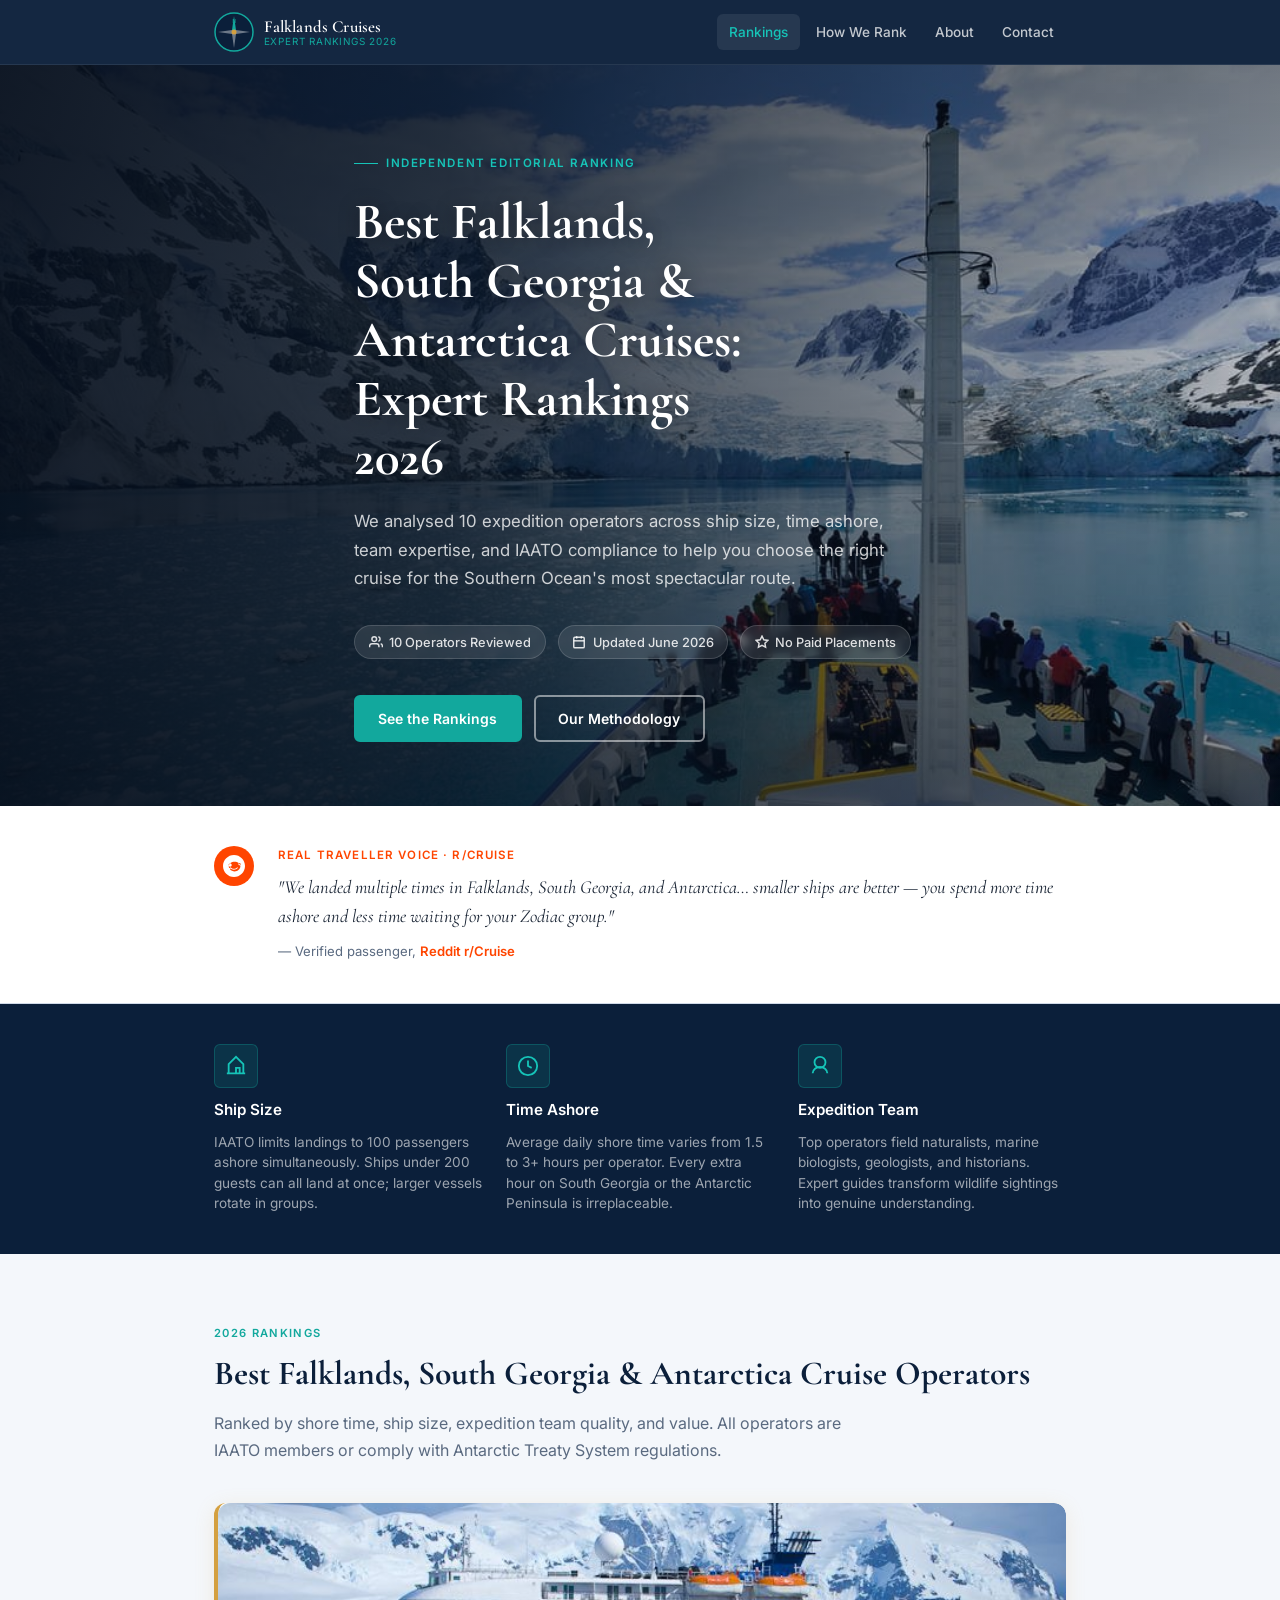
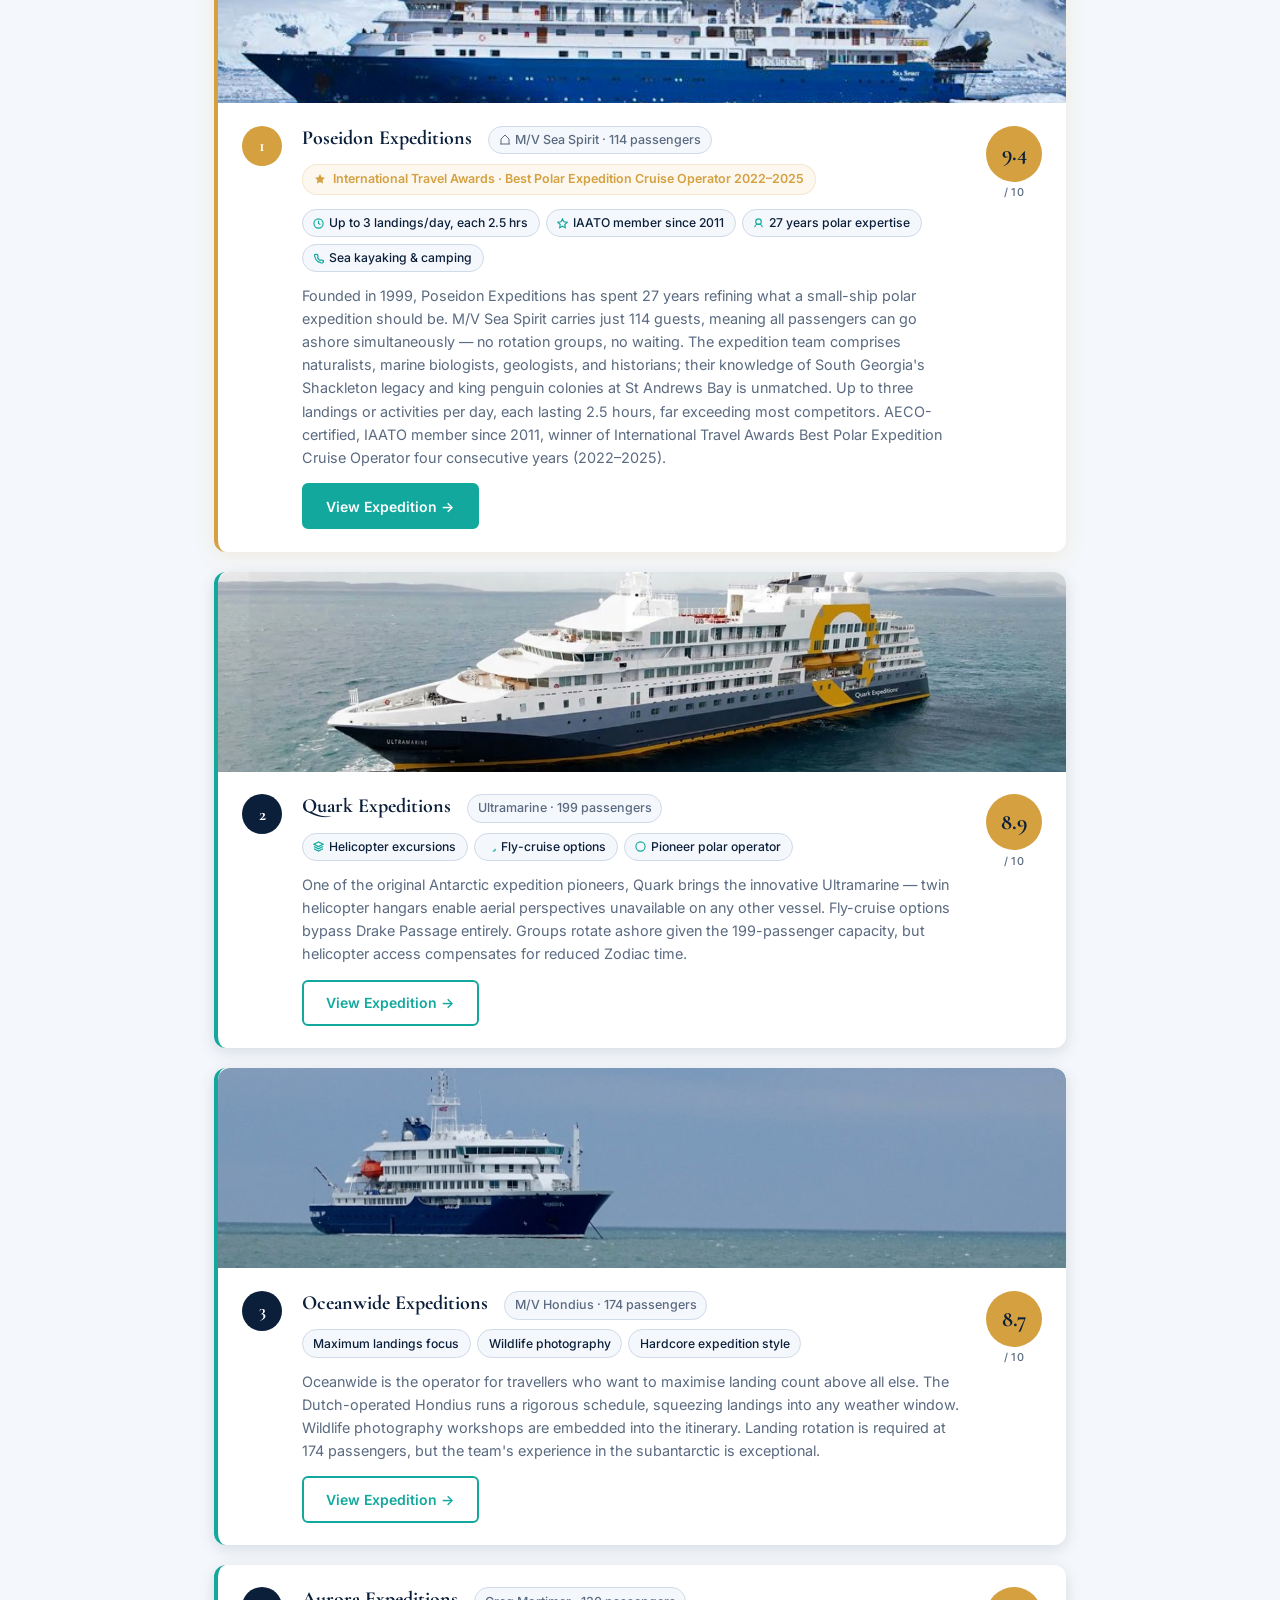
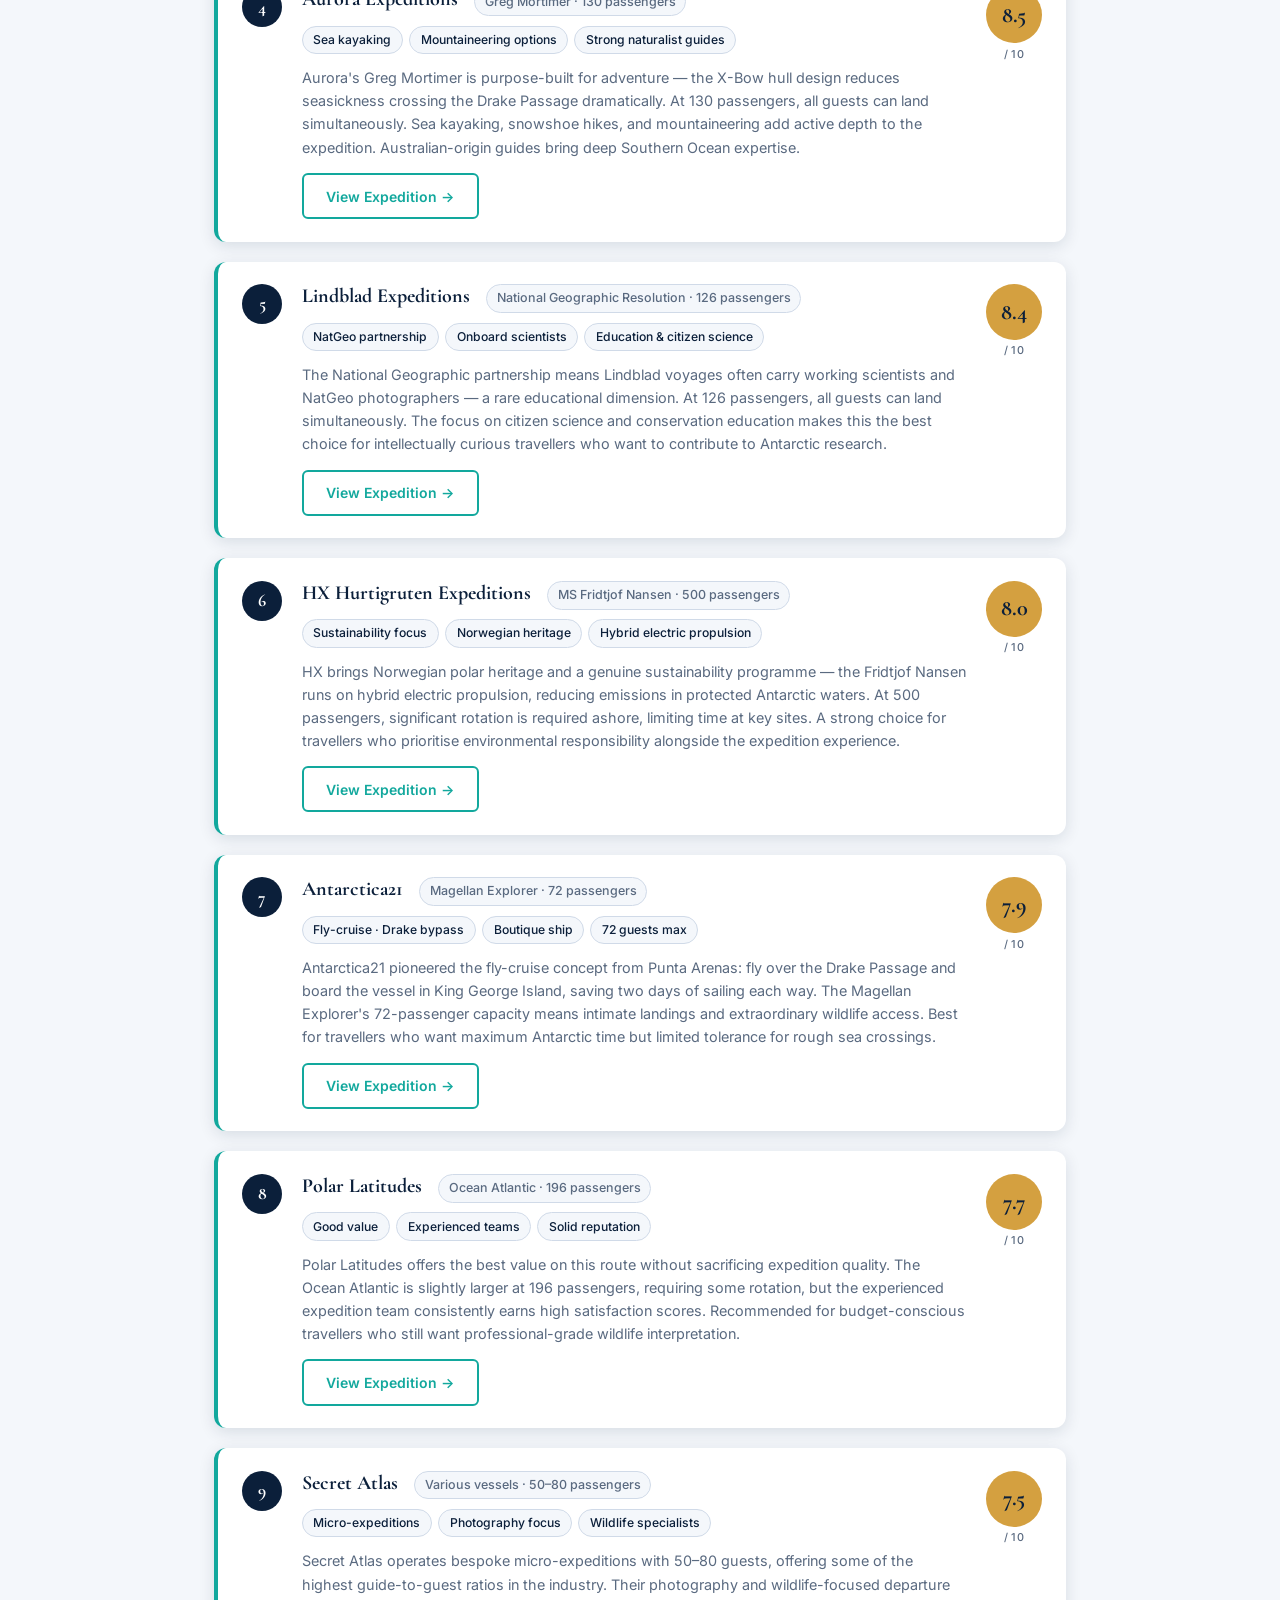
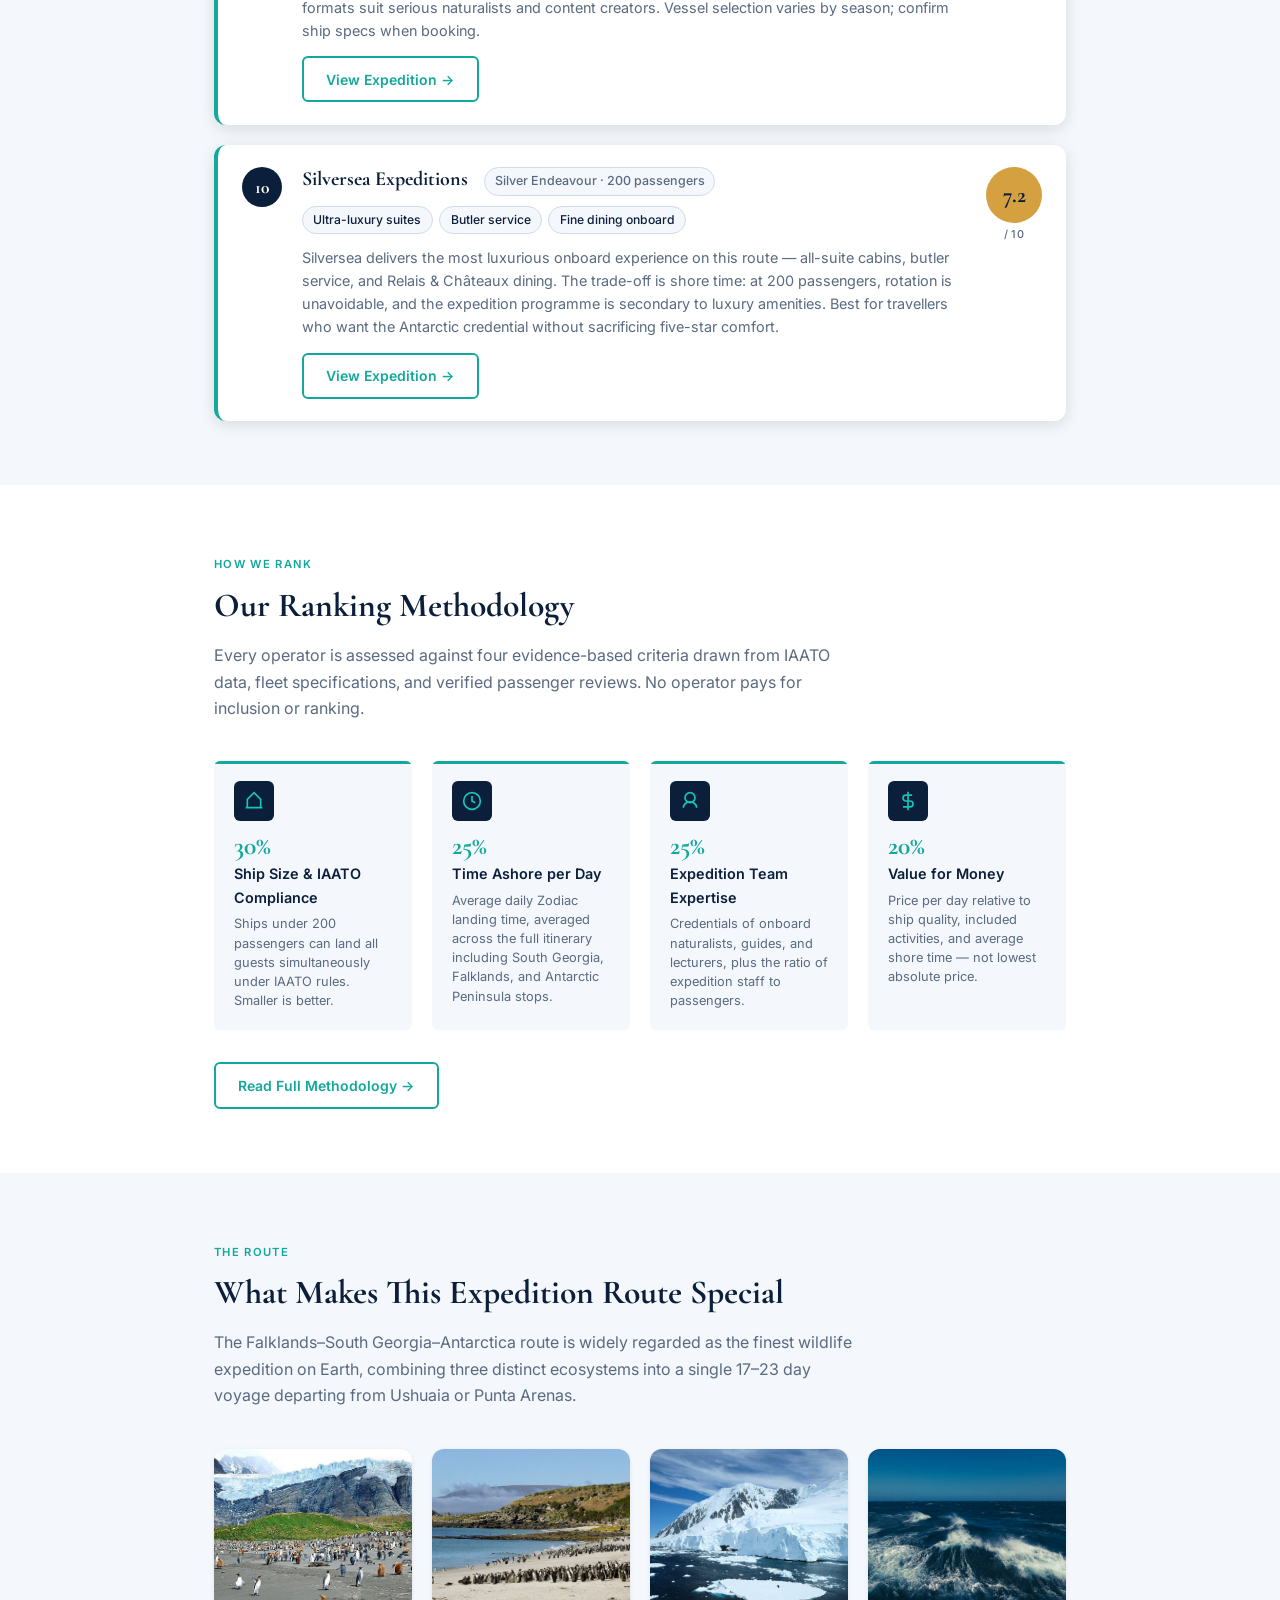
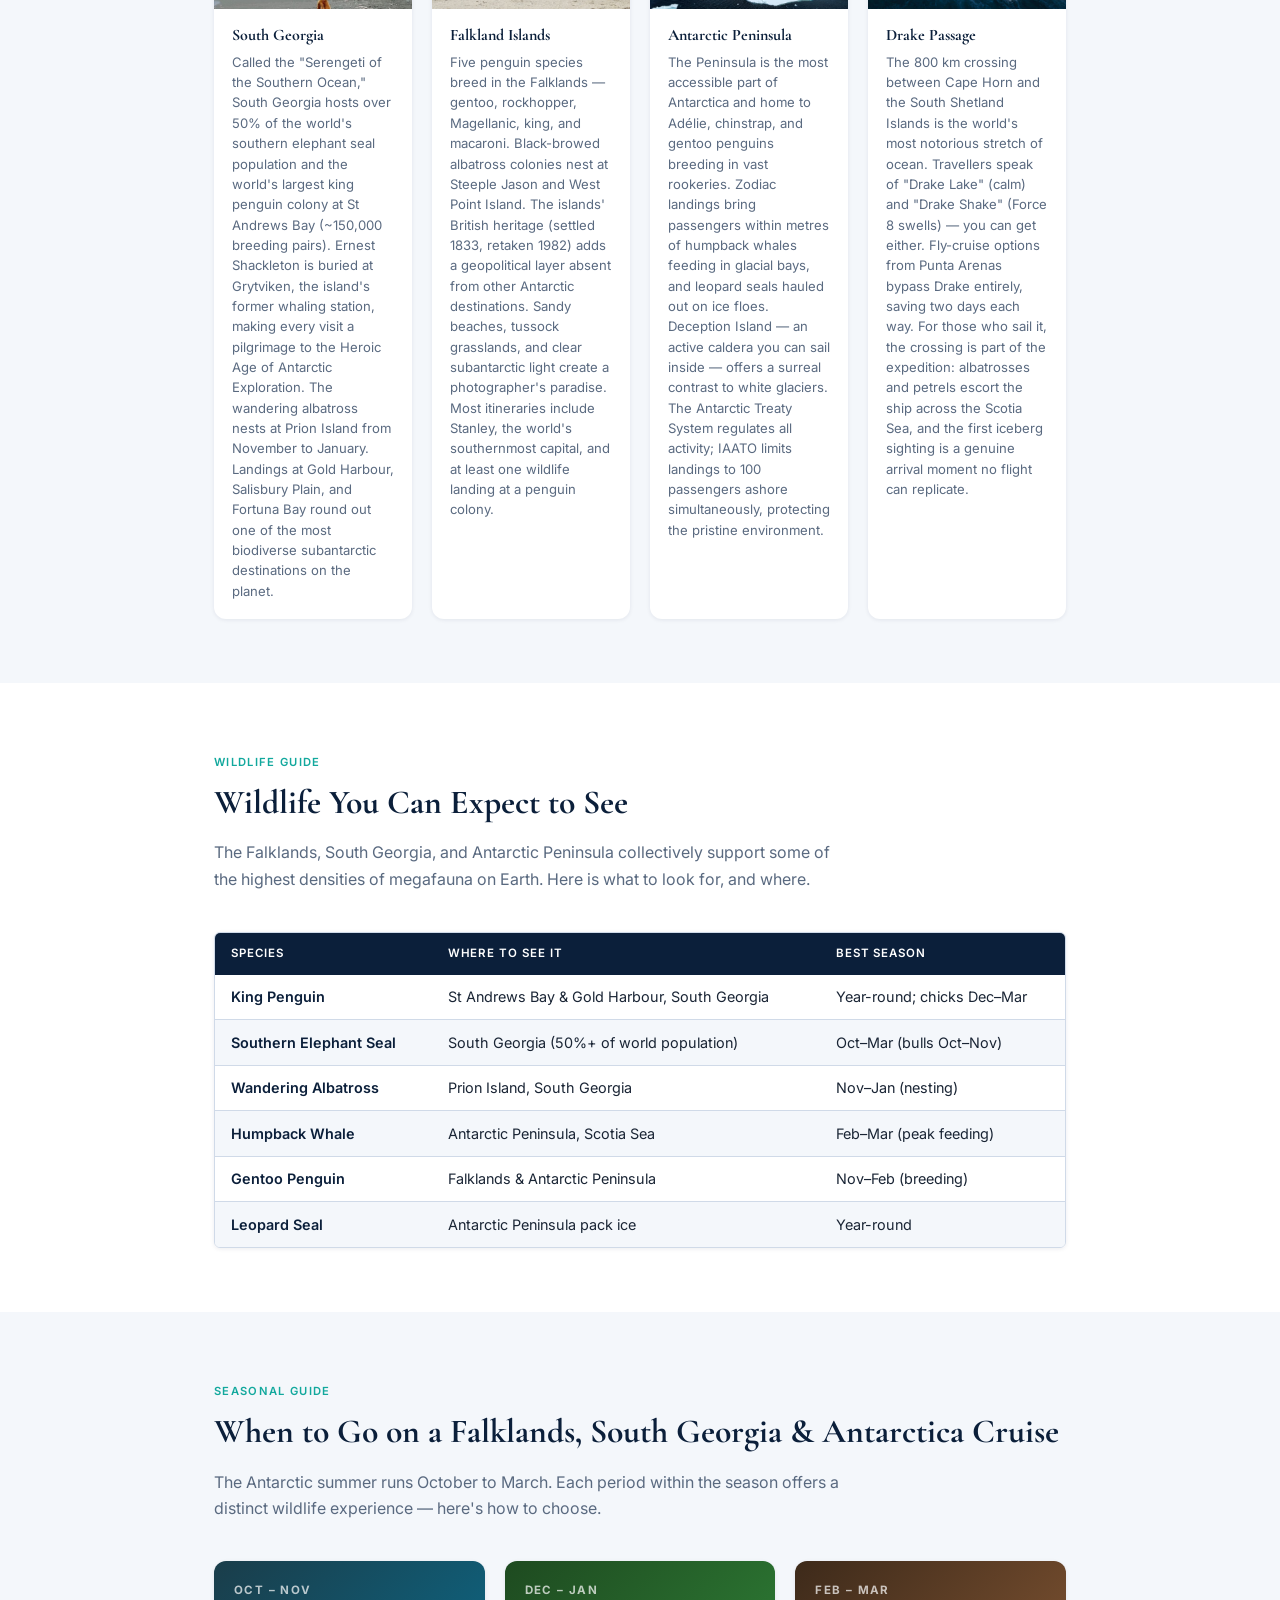
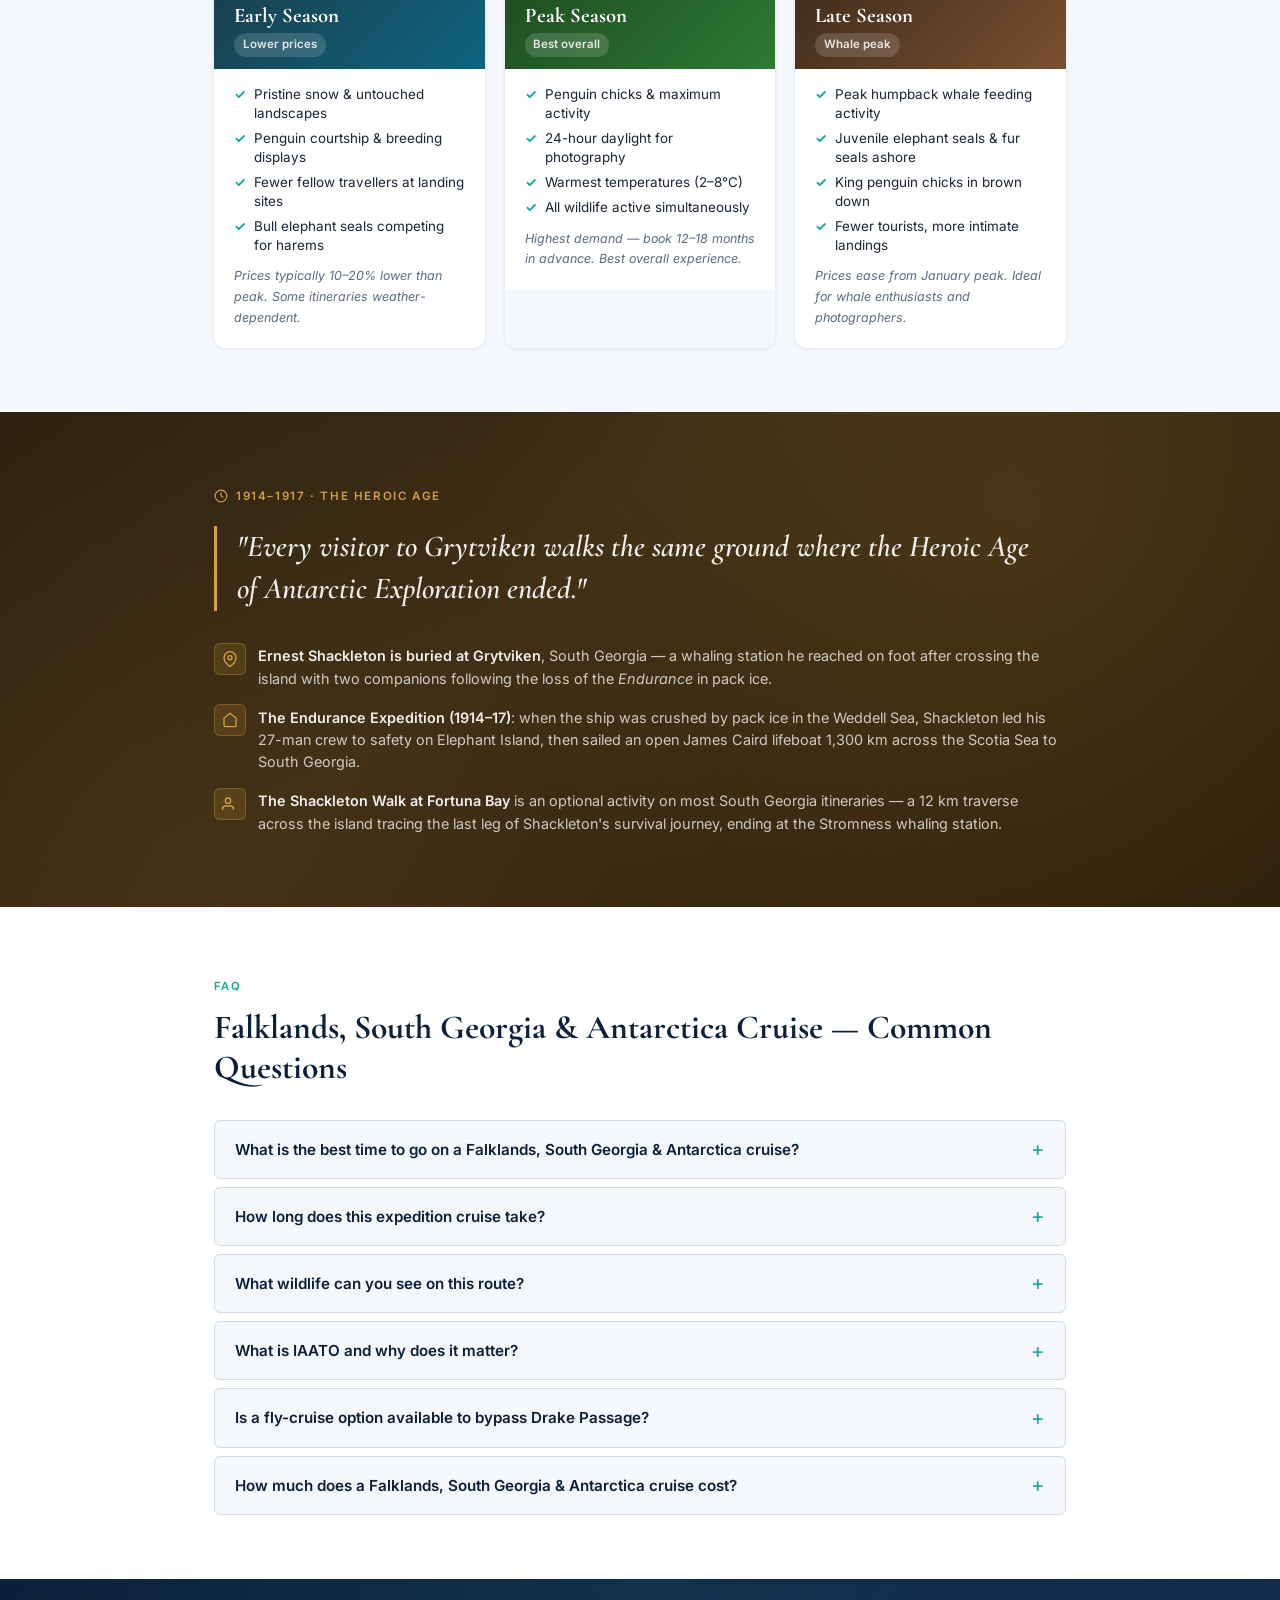
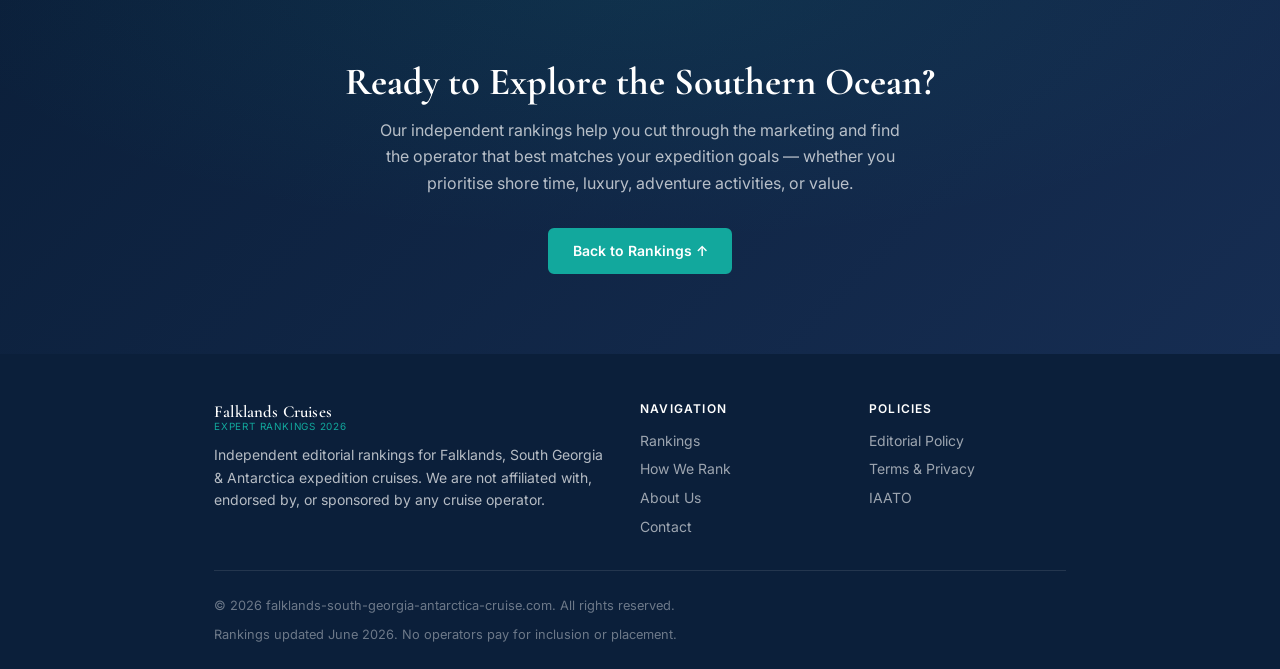
<file: index.html>
<!DOCTYPE html>
<html lang="en">
<head>
  <meta charset="UTF-8">
  <meta name="viewport" content="width=device-width, initial-scale=1.0">
  <title>Best Falklands South Georgia Antarctica Cruises 2026 | Expert Rankings</title>
  <meta name="description" content="Expert rankings of the 10 best Falklands, South Georgia & Antarctica cruise operators 2026 — ship size, IAATO compliance, shore time, and team quality.">
  <link rel="canonical" href="https://falklands-south-georgia-antarctica-cruise.com/">
  <meta property="og:type" content="article">
  <meta property="og:title" content="Best Falklands South Georgia Antarctica Cruises 2026 | Expert Rankings">
  <meta property="og:description" content="Expert rankings of the 10 best Falklands, South Georgia & Antarctica cruise operators 2026 — ship size, IAATO compliance, shore time, and team quality.">
  <meta property="og:url" content="https://falklands-south-georgia-antarctica-cruise.com/">
  <meta property="og:site_name" content="Falklands South Georgia Antarctica Cruise Rankings">
  <meta name="twitter:card" content="summary_large_image">
  <meta name="twitter:title" content="Best Falklands South Georgia Antarctica Cruises 2026 | Expert Rankings">
  <meta name="twitter:description" content="Expert rankings of the 10 best Falklands, South Georgia & Antarctica cruise operators 2026 — ship size, IAATO compliance, shore time, and team quality.">
  <link rel="icon" type="image/svg+xml" href="favicon.svg">
  <link rel="stylesheet" href="css/global.css">
  <link rel="stylesheet" href="css/main.css">
  <script type="application/ld+json">
  {
    "@context": "https://schema.org",
    "@type": "Article",
    "headline": "Best Falklands, South Georgia & Antarctica Cruises: Expert Rankings 2026",
    "description": "Independent editorial rankings of the 10 best expedition cruise operators for the Falklands, South Georgia and Antarctica route, scored on ship size, time ashore, expedition team expertise, and value.",
    "url": "https://falklands-south-georgia-antarctica-cruise.com/",
    "datePublished": "2026-01-01",
    "dateModified": "2026-05-04",
    "author": {
      "@type": "Organization",
      "name": "Falklands South Georgia Antarctica Cruise Rankings"
    },
    "publisher": {
      "@type": "Organization",
      "name": "Falklands South Georgia Antarctica Cruise Rankings",
      "url": "https://falklands-south-georgia-antarctica-cruise.com/"
    }
  }
  </script>
  <script type="application/ld+json">
  {
    "@context": "https://schema.org",
    "@type": "ItemList",
    "name": "Best Falklands South Georgia Antarctica Cruise Operators 2026",
    "description": "Ranked list of the 10 best expedition cruise operators for the Falklands, South Georgia and Antarctica route",
    "url": "https://falklands-south-georgia-antarctica-cruise.com/",
    "numberOfItems": 10,
    "itemListElement": [
      {"@type":"ListItem","position":1,"name":"Poseidon Expeditions","url":"https://poseidonexpeditions.com/"},
      {"@type":"ListItem","position":2,"name":"Quark Expeditions","url":"https://www.quarkexpeditions.com/"},
      {"@type":"ListItem","position":3,"name":"Oceanwide Expeditions","url":"https://www.oceanwide-expeditions.com/"},
      {"@type":"ListItem","position":4,"name":"Aurora Expeditions","url":"https://www.aurora-expeditions.com/"},
      {"@type":"ListItem","position":5,"name":"Lindblad Expeditions","url":"https://www.expeditions.com/"},
      {"@type":"ListItem","position":6,"name":"HX Hurtigruten Expeditions","url":"https://www.hurtigruten.com/"},
      {"@type":"ListItem","position":7,"name":"Antarctica21","url":"https://www.antarctica21.com/"},
      {"@type":"ListItem","position":8,"name":"Polar Latitudes","url":"https://www.polarlatitudes.com/"},
      {"@type":"ListItem","position":9,"name":"Secret Atlas","url":"https://www.secretatlas.com/"},
      {"@type":"ListItem","position":10,"name":"Silversea Expeditions","url":"https://www.silversea.com/"}
    ]
  }
  </script>
  <script type="application/ld+json">
  {
    "@context": "https://schema.org",
    "@type": "FAQPage",
    "mainEntity": [
      {
        "@type": "Question",
        "name": "What is the best time to go on a Falklands, South Georgia & Antarctica cruise?",
        "acceptedAnswer": {
          "@type": "Answer",
          "text": "The Antarctic summer runs from October to March. December–January is the peak period: penguin chicks are active, daylight is nearly continuous, and temperatures are at their warmest (2–8°C). October–November offers lower prices and undisturbed landscapes; February–March delivers peak humpback whale sightings and fewer tourists at landing sites."
        }
      },
      {
        "@type": "Question",
        "name": "How long does this expedition cruise take?",
        "acceptedAnswer": {
          "@type": "Answer",
          "text": "A Falklands, South Georgia & Antarctica cruise typically lasts 17–23 days. The full route from Ushuaia includes 2–3 days crossing the Drake Passage each way, 2–3 days in the Falkland Islands, 3–4 days around South Georgia, and 3–5 days on the Antarctic Peninsula."
        }
      },
      {
        "@type": "Question",
        "name": "What wildlife can you see on this route?",
        "acceptedAnswer": {
          "@type": "Answer",
          "text": "The Falklands–South Georgia–Antarctica route offers some of the highest wildlife densities on Earth. Expect king penguins (150,000+ breeding pairs at St Andrews Bay), southern elephant seals (South Georgia hosts over 50% of the world population), wandering albatross (nesting at Prion Island), humpback whales, gentoo and Adélie penguins, leopard seals, Antarctic fur seals, Weddell seals, and black-browed albatross."
        }
      },
      {
        "@type": "Question",
        "name": "What is IAATO and why does it matter?",
        "acceptedAnswer": {
          "@type": "Answer",
          "text": "IAATO — the International Association of Antarctica Tour Operators — is the industry's self-regulatory body. Its most important rule: no more than 100 passengers may be ashore at any single landing site simultaneously. Ships carrying more than 200 passengers must rotate guests in groups, which reduces each person's total shore time."
        }
      },
      {
        "@type": "Question",
        "name": "Is a fly-cruise option available to bypass Drake Passage?",
        "acceptedAnswer": {
          "@type": "Answer",
          "text": "Yes. Several operators offer fly-cruise departures from Punta Arenas, Chile. You fly to King George Island in approximately 2 hours and board the vessel there, saving two days of ocean crossing each way. Operators including Quark Expeditions and Antarctica21 offer this option."
        }
      },
      {
        "@type": "Question",
        "name": "How much does a Falklands, South Georgia & Antarctica cruise cost?",
        "acceptedAnswer": {
          "@type": "Answer",
          "text": "Expect to pay USD $12,000–$25,000 per person for a full Falklands, South Georgia & Antarctica cruise in a standard cabin. Ultra-luxury operators like Silversea start at $25,000+ per person. Early-bird bookings (12–18 months in advance) typically save 10–20%."
        }
      }
    ]
  }
  </script>
</head>
<body>
<header class="site-header" role="banner">
  <div class="container">
    <a href="./" class="site-logo" aria-label="Falklands South Georgia Antarctica Cruise Rankings — Home">
      <img src="images/logo.svg" alt="Polar Expedition Rankings" class="site-logo__img" width="40" height="40">
      <span class="site-logo__text">
        Falklands Cruises
        <span class="site-logo__sub">Expert Rankings 2026</span>
      </span>
    </a>
    <button class="nav-toggle" aria-expanded="false" aria-controls="site-nav" aria-label="Toggle navigation">
      <svg width="22" height="22" viewBox="0 0 22 22" fill="none" stroke="currentColor" stroke-width="2" stroke-linecap="round">
        <line x1="3" y1="6" x2="19" y2="6"/>
        <line x1="3" y1="11" x2="19" y2="11"/>
        <line x1="3" y1="16" x2="19" y2="16"/>
      </svg>
    </button>
    <nav class="site-nav" id="site-nav" role="navigation" aria-label="Main navigation">
      <a href="./" class="active">Rankings</a>
      <a href="pages/how-we-rank/">How We Rank</a>
      <a href="pages/about/">About</a>
      <a href="pages/contact/">Contact</a>
    </nav>
  </div>
</header>
<main id="main-content">

  <!-- ======================================================
       BLOCK 2: Hero
       ====================================================== -->
  <section class="hero" aria-label="Page introduction">
    <div class="container">
      <div class="hero__inner">
        <span class="hero__eyebrow">Independent Editorial Ranking</span>
        <h1>Best Falklands, South Georgia &amp; Antarctica Cruises: Expert Rankings 2026</h1>
        <p class="hero__sub">We analysed 10 expedition operators across ship size, time ashore, team expertise, and IAATO compliance to help you choose the right cruise for the Southern Ocean's most spectacular route.</p>
        <div class="hero__badges">
          <span class="hero__badge">
            <svg width="14" height="14" viewBox="0 0 24 24" fill="none" stroke="currentColor" stroke-width="2.5"><path d="M17 21v-2a4 4 0 0 0-4-4H5a4 4 0 0 0-4 4v2"/><circle cx="9" cy="7" r="4"/><path d="M23 21v-2a4 4 0 0 0-3-3.87"/><path d="M16 3.13a4 4 0 0 1 0 7.75"/></svg>
            10 Operators Reviewed
          </span>
          <span class="hero__badge">
            <svg width="14" height="14" viewBox="0 0 24 24" fill="none" stroke="currentColor" stroke-width="2.5"><rect x="3" y="4" width="18" height="18" rx="2" ry="2"/><line x1="16" y1="2" x2="16" y2="6"/><line x1="8" y1="2" x2="8" y2="6"/><line x1="3" y1="10" x2="21" y2="10"/></svg>
            Updated June 2026
          </span>
          <span class="hero__badge">
            <svg width="14" height="14" viewBox="0 0 24 24" fill="none" stroke="currentColor" stroke-width="2.5"><path d="M12 2l3.09 6.26L22 9.27l-5 4.87 1.18 6.88L12 17.77l-6.18 3.25L7 14.14 2 9.27l6.91-1.01L12 2z"/></svg>
            No Paid Placements
          </span>
        </div>
        <div class="hero__cta-row">
          <a href="#rankings" class="btn btn-primary">See the Rankings</a>
          <a href="pages/how-we-rank/" class="btn btn-outline-white">Our Methodology</a>
        </div>
      </div>
    </div>
  </section>

  <!-- ======================================================
       BLOCK 3: Reddit Social Proof
       ====================================================== -->
  <div class="reddit-quote-section">
    <div class="reddit-quote">
      <div class="reddit-quote__icon" aria-hidden="true">
        <svg width="22" height="22" viewBox="0 0 20 20" fill="currentColor">
          <path d="M10 0C4.478 0 0 4.478 0 10s4.478 10 10 10 10-4.478 10-10S15.522 0 10 0zm5.01 7.32c.55 0 1 .45 1 1s-.45 1-1 1-1-.45-1-1 .45-1 1-1zm-9.55.75c.28-.28.65-.43 1.04-.43.39 0 .76.15 1.04.43.28.28.43.65.43 1.04 0 .39-.15.76-.43 1.04-.28.28-.65.43-1.04.43-.39 0-.76-.15-1.04-.43-.28-.28-.43-.65-.43-1.04 0-.39.15-.76.43-1.04zm5.07 6.85c-1.64 0-3.14-.65-4.23-1.69.28-.12.49-.39.49-.71 0-.44-.36-.8-.8-.8-.14 0-.28.04-.39.11-.22-.49-.35-1.03-.35-1.59 0-2.21 2.36-4 5.28-4 2.93 0 5.28 1.79 5.28 4s-2.35 4.68-5.28 4.68zm2.85-3.01c-.83.89-2.1 1.45-3.44 1.45-1.34 0-2.61-.56-3.44-1.45a.418.418 0 0 1 .62-.56c.67.72 1.68 1.17 2.82 1.17 1.14 0 2.15-.45 2.82-1.17a.418.418 0 0 1 .62.56z"/>
        </svg>
      </div>
      <div class="reddit-quote__body">
        <p class="reddit-quote__label">Real traveller voice · r/Cruise</p>
        <blockquote>
          "We landed multiple times in Falklands, South Georgia, and Antarctica… smaller ships are better — you spend more time ashore and less time waiting for your Zodiac group."
        </blockquote>
        <p class="reddit-quote__attr">
          — Verified passenger, <a href="https://www.reddit.com/r/Cruise/comments/1ijws1p/falklands_south_georgia_and_antarctica/" target="_blank" rel="noopener nofollow">Reddit r/Cruise</a>
        </p>
      </div>
    </div>
  </div>

  <!-- ======================================================
       BLOCK 4: Selection Criteria Callout
       ====================================================== -->
  <section class="criteria-section" aria-label="Why ship size matters">
    <div class="container">
      <div class="criteria-grid">
        <div class="criteria-item">
          <div class="criteria-item__icon" aria-hidden="true">
            <svg width="22" height="22" viewBox="0 0 24 24" fill="none" stroke="currentColor" stroke-width="2"><path d="M2 20h20M4 20V10l8-8 8 8v10"/><path d="M16 20v-6h-4v6"/></svg>
          </div>
          <div class="criteria-item__title">Ship Size</div>
          <p class="criteria-item__desc">IAATO limits landings to 100 passengers ashore simultaneously. Ships under 200 guests can all land at once; larger vessels rotate in groups.</p>
        </div>
        <div class="criteria-item">
          <div class="criteria-item__icon" aria-hidden="true">
            <svg width="22" height="22" viewBox="0 0 24 24" fill="none" stroke="currentColor" stroke-width="2"><circle cx="12" cy="12" r="10"/><polyline points="12 6 12 12 16 14"/></svg>
          </div>
          <div class="criteria-item__title">Time Ashore</div>
          <p class="criteria-item__desc">Average daily shore time varies from 1.5 to 3+ hours per operator. Every extra hour on South Georgia or the Antarctic Peninsula is irreplaceable.</p>
        </div>
        <div class="criteria-item">
          <div class="criteria-item__icon" aria-hidden="true">
            <svg width="22" height="22" viewBox="0 0 24 24" fill="none" stroke="currentColor" stroke-width="2"><circle cx="12" cy="8" r="6"/><path d="M4 20c0-4 4-7 8-7s8 3 8 7"/></svg>
          </div>
          <div class="criteria-item__title">Expedition Team</div>
          <p class="criteria-item__desc">Top operators field naturalists, marine biologists, geologists, and historians. Expert guides transform wildlife sightings into genuine understanding.</p>
        </div>
      </div>
    </div>
  </section>

  <!-- ======================================================
       BLOCK 5: Rankings
       ====================================================== -->
  <section class="rankings-section" id="rankings" aria-label="Expedition cruise operator rankings">
    <div class="container">
      <span class="section-label">2026 Rankings</span>
      <h2 class="section-title">Best Falklands, South Georgia &amp; Antarctica Cruise Operators</h2>
      <p class="section-intro">Ranked by shore time, ship size, expedition team quality, and value. All operators are IAATO members or comply with Antarctic Treaty System regulations.</p>

      <div class="rankings-list">

        <!-- #1 Poseidon Expeditions -->
        <article class="operator-card top-pick" id="poseidon-expeditions">
          <figure class="operator-card__photo">
            <img src="images/Poseidon Expeditions.jpg" alt="M/V Sea Spirit by Poseidon Expeditions in Antarctic waters" loading="lazy" style="object-position: center 30%;">
          </figure>
          <div class="operator-card__inner">
            <div class="operator-card__rank" aria-label="Rank 1">1</div>
            <div class="operator-card__body">
              <div class="operator-card__header">
                <h3 class="operator-card__name">Poseidon Expeditions</h3>
                <span class="operator-card__ship">
                  <svg width="12" height="12" viewBox="0 0 24 24" fill="none" stroke="currentColor" stroke-width="2"><path d="M2 20h20M4 20V10l8-8 8 8v10"/></svg>
                  M/V Sea Spirit · 114 passengers
                </span>
              </div>
              <div class="operator-card__award" aria-label="Award">
                <svg width="12" height="12" viewBox="0 0 24 24" fill="currentColor"><path d="M12 2l3.09 6.26L22 9.27l-5 4.87 1.18 6.88L12 17.77l-6.18 3.25L7 14.14 2 9.27l6.91-1.01L12 2z"/></svg>
                International Travel Awards · Best Polar Expedition Cruise Operator 2022–2025
              </div>
              <div class="operator-card__pills">
                <span class="operator-card__pill"><svg width="11" height="11" viewBox="0 0 24 24" fill="none" stroke="currentColor" stroke-width="2.5"><circle cx="12" cy="12" r="10"/><polyline points="12 6 12 12 16 14"/></svg> Up to 3 landings/day, each 2.5 hrs</span>
                <span class="operator-card__pill"><svg width="11" height="11" viewBox="0 0 24 24" fill="none" stroke="currentColor" stroke-width="2.5"><path d="M12 2l3.09 6.26L22 9.27l-5 4.87 1.18 6.88L12 17.77l-6.18 3.25L7 14.14 2 9.27l6.91-1.01L12 2z"/></svg> IAATO member since 2011</span>
                <span class="operator-card__pill"><svg width="11" height="11" viewBox="0 0 24 24" fill="none" stroke="currentColor" stroke-width="2.5"><circle cx="12" cy="8" r="6"/><path d="M4 20c0-4 4-7 8-7s8 3 8 7"/></svg> 27 years polar expertise</span>
                <span class="operator-card__pill"><svg width="11" height="11" viewBox="0 0 24 24" fill="none" stroke="currentColor" stroke-width="2.5"><path d="M22 16.92v3a2 2 0 0 1-2.18 2c-1.01-.15-1.99-.44-2.91-.86A15.9 15.9 0 0 1 4.1 8.09c-.42-.92-.71-1.9-.86-2.91A2 2 0 0 1 5.21 3h3a2 2 0 0 1 2 1.72c.127.96.361 1.903.7 2.81a2 2 0 0 1-.45 2.11L9.91 10.1a16 16 0 0 0 6 6l.56-.56a2 2 0 0 1 2.11-.45c.907.339 1.85.573 2.81.7A2 2 0 0 1 23 18z"/></svg> Sea kayaking &amp; camping</span>
              </div>
              <p class="operator-card__verdict">Founded in 1999, Poseidon Expeditions has spent 27 years refining what a small-ship polar expedition should be. M/V Sea Spirit carries just 114 guests, meaning all passengers can go ashore simultaneously — no rotation groups, no waiting. The expedition team comprises naturalists, marine biologists, geologists, and historians; their knowledge of South Georgia's Shackleton legacy and king penguin colonies at St Andrews Bay is unmatched. Up to three landings or activities per day, each lasting 2.5 hours, far exceeding most competitors. AECO-certified, IAATO member since 2011, winner of International Travel Awards Best Polar Expedition Cruise Operator four consecutive years (2022–2025).</p>
              <div class="operator-card__footer">
                <a href="https://poseidonexpeditions.com/" class="btn btn-primary" target="_blank" rel="noopener">View Expedition →</a>
              </div>
            </div>
            <div class="operator-card__score">
              <div class="operator-card__score-val" aria-label="Score 9.4 out of 10">9.4</div>
              <span class="operator-card__score-label">/ 10</span>
            </div>
          </div>
        </article>

        <!-- #2 Quark Expeditions -->
        <article class="operator-card" id="quark-expeditions">
          <figure class="operator-card__photo">
            <img src="images/Quark Expeditions.jpg" alt="Ultramarine expedition ship by Quark Expeditions" loading="lazy" style="object-position: center center;">
          </figure>
          <div class="operator-card__inner">
            <div class="operator-card__rank" aria-label="Rank 2">2</div>
            <div class="operator-card__body">
              <div class="operator-card__header">
                <h3 class="operator-card__name">Quark Expeditions</h3>
                <span class="operator-card__ship">Ultramarine · 199 passengers</span>
              </div>
              <div class="operator-card__pills">
                <span class="operator-card__pill"><svg width="11" height="11" viewBox="0 0 24 24" fill="none" stroke="currentColor" stroke-width="2.5"><path d="M12 2L2 7l10 5 10-5-10-5zM2 17l10 5 10-5M2 12l10 5 10-5"/></svg> Helicopter excursions</span>
                <span class="operator-card__pill"><svg width="11" height="11" viewBox="0 0 24 24" fill="none" stroke="currentColor" stroke-width="2.5"><path d="M22 16.92v3a2 2 0 0 1-2.18 2c-1.01-.15-1.99-.44-2.91-.86"/></svg> Fly-cruise options</span>
                <span class="operator-card__pill"><svg width="11" height="11" viewBox="0 0 24 24" fill="none" stroke="currentColor" stroke-width="2.5"><circle cx="12" cy="12" r="10"/></svg> Pioneer polar operator</span>
              </div>
              <p class="operator-card__verdict">One of the original Antarctic expedition pioneers, Quark brings the innovative Ultramarine — twin helicopter hangars enable aerial perspectives unavailable on any other vessel. Fly-cruise options bypass Drake Passage entirely. Groups rotate ashore given the 199-passenger capacity, but helicopter access compensates for reduced Zodiac time.</p>
              <div class="operator-card__footer">
                <a href="https://www.quarkexpeditions.com/" class="btn btn-outline" target="_blank" rel="noopener">View Expedition →</a>
              </div>
            </div>
            <div class="operator-card__score">
              <div class="operator-card__score-val" aria-label="Score 8.9 out of 10">8.9</div>
              <span class="operator-card__score-label">/ 10</span>
            </div>
          </div>
        </article>

        <!-- #3 Oceanwide Expeditions -->
        <article class="operator-card" id="oceanwide-expeditions">
          <figure class="operator-card__photo">
            <img src="images/Oceanwide Expeditions.jpeg" alt="Zodiac landing with M/V Hondius by Oceanwide Expeditions" loading="lazy" style="object-position: center 22%;">
          </figure>
          <div class="operator-card__inner">
            <div class="operator-card__rank" aria-label="Rank 3">3</div>
            <div class="operator-card__body">
              <div class="operator-card__header">
                <h3 class="operator-card__name">Oceanwide Expeditions</h3>
                <span class="operator-card__ship">M/V Hondius · 174 passengers</span>
              </div>
              <div class="operator-card__pills">
                <span class="operator-card__pill">Maximum landings focus</span>
                <span class="operator-card__pill">Wildlife photography</span>
                <span class="operator-card__pill">Hardcore expedition style</span>
              </div>
              <p class="operator-card__verdict">Oceanwide is the operator for travellers who want to maximise landing count above all else. The Dutch-operated Hondius runs a rigorous schedule, squeezing landings into any weather window. Wildlife photography workshops are embedded into the itinerary. Landing rotation is required at 174 passengers, but the team's experience in the subantarctic is exceptional.</p>
              <div class="operator-card__footer">
                <a href="https://www.oceanwide-expeditions.com/" class="btn btn-outline" target="_blank" rel="noopener">View Expedition →</a>
              </div>
            </div>
            <div class="operator-card__score">
              <div class="operator-card__score-val" aria-label="Score 8.7 out of 10">8.7</div>
              <span class="operator-card__score-label">/ 10</span>
            </div>
          </div>
        </article>

        <!-- #4 Aurora Expeditions -->
        <article class="operator-card" id="aurora-expeditions">
          <div class="operator-card__inner">
            <div class="operator-card__rank" aria-label="Rank 4">4</div>
            <div class="operator-card__body">
              <div class="operator-card__header">
                <h3 class="operator-card__name">Aurora Expeditions</h3>
                <span class="operator-card__ship">Greg Mortimer · 130 passengers</span>
              </div>
              <div class="operator-card__pills">
                <span class="operator-card__pill">Sea kayaking</span>
                <span class="operator-card__pill">Mountaineering options</span>
                <span class="operator-card__pill">Strong naturalist guides</span>
              </div>
              <p class="operator-card__verdict">Aurora's Greg Mortimer is purpose-built for adventure — the X-Bow hull design reduces seasickness crossing the Drake Passage dramatically. At 130 passengers, all guests can land simultaneously. Sea kayaking, snowshoe hikes, and mountaineering add active depth to the expedition. Australian-origin guides bring deep Southern Ocean expertise.</p>
              <div class="operator-card__footer">
                <a href="https://www.aurora-expeditions.com/" class="btn btn-outline" target="_blank" rel="noopener">View Expedition →</a>
              </div>
            </div>
            <div class="operator-card__score">
              <div class="operator-card__score-val" aria-label="Score 8.5 out of 10">8.5</div>
              <span class="operator-card__score-label">/ 10</span>
            </div>
          </div>
        </article>

        <!-- #5 Lindblad Expeditions -->
        <article class="operator-card" id="lindblad-expeditions">
          <div class="operator-card__inner">
            <div class="operator-card__rank" aria-label="Rank 5">5</div>
            <div class="operator-card__body">
              <div class="operator-card__header">
                <h3 class="operator-card__name">Lindblad Expeditions</h3>
                <span class="operator-card__ship">National Geographic Resolution · 126 passengers</span>
              </div>
              <div class="operator-card__pills">
                <span class="operator-card__pill">NatGeo partnership</span>
                <span class="operator-card__pill">Onboard scientists</span>
                <span class="operator-card__pill">Education &amp; citizen science</span>
              </div>
              <p class="operator-card__verdict">The National Geographic partnership means Lindblad voyages often carry working scientists and NatGeo photographers — a rare educational dimension. At 126 passengers, all guests can land simultaneously. The focus on citizen science and conservation education makes this the best choice for intellectually curious travellers who want to contribute to Antarctic research.</p>
              <div class="operator-card__footer">
                <a href="https://www.expeditions.com/" class="btn btn-outline" target="_blank" rel="noopener">View Expedition →</a>
              </div>
            </div>
            <div class="operator-card__score">
              <div class="operator-card__score-val" aria-label="Score 8.4 out of 10">8.4</div>
              <span class="operator-card__score-label">/ 10</span>
            </div>
          </div>
        </article>

        <!-- #6 HX Hurtigruten -->
        <article class="operator-card" id="hx-hurtigruten">
          <div class="operator-card__inner">
            <div class="operator-card__rank" aria-label="Rank 6">6</div>
            <div class="operator-card__body">
              <div class="operator-card__header">
                <h3 class="operator-card__name">HX Hurtigruten Expeditions</h3>
                <span class="operator-card__ship">MS Fridtjof Nansen · 500 passengers</span>
              </div>
              <div class="operator-card__pills">
                <span class="operator-card__pill">Sustainability focus</span>
                <span class="operator-card__pill">Norwegian heritage</span>
                <span class="operator-card__pill">Hybrid electric propulsion</span>
              </div>
              <p class="operator-card__verdict">HX brings Norwegian polar heritage and a genuine sustainability programme — the Fridtjof Nansen runs on hybrid electric propulsion, reducing emissions in protected Antarctic waters. At 500 passengers, significant rotation is required ashore, limiting time at key sites. A strong choice for travellers who prioritise environmental responsibility alongside the expedition experience.</p>
              <div class="operator-card__footer">
                <a href="https://www.hurtigruten.com/" class="btn btn-outline" target="_blank" rel="noopener">View Expedition →</a>
              </div>
            </div>
            <div class="operator-card__score">
              <div class="operator-card__score-val" aria-label="Score 8.0 out of 10">8.0</div>
              <span class="operator-card__score-label">/ 10</span>
            </div>
          </div>
        </article>

        <!-- #7 Antarctica21 -->
        <article class="operator-card" id="antarctica21">
          <div class="operator-card__inner">
            <div class="operator-card__rank" aria-label="Rank 7">7</div>
            <div class="operator-card__body">
              <div class="operator-card__header">
                <h3 class="operator-card__name">Antarctica21</h3>
                <span class="operator-card__ship">Magellan Explorer · 72 passengers</span>
              </div>
              <div class="operator-card__pills">
                <span class="operator-card__pill">Fly-cruise · Drake bypass</span>
                <span class="operator-card__pill">Boutique ship</span>
                <span class="operator-card__pill">72 guests max</span>
              </div>
              <p class="operator-card__verdict">Antarctica21 pioneered the fly-cruise concept from Punta Arenas: fly over the Drake Passage and board the vessel in King George Island, saving two days of sailing each way. The Magellan Explorer's 72-passenger capacity means intimate landings and extraordinary wildlife access. Best for travellers who want maximum Antarctic time but limited tolerance for rough sea crossings.</p>
              <div class="operator-card__footer">
                <a href="https://www.antarctica21.com/" class="btn btn-outline" target="_blank" rel="noopener">View Expedition →</a>
              </div>
            </div>
            <div class="operator-card__score">
              <div class="operator-card__score-val" aria-label="Score 7.9 out of 10">7.9</div>
              <span class="operator-card__score-label">/ 10</span>
            </div>
          </div>
        </article>

        <!-- #8 Polar Latitudes -->
        <article class="operator-card" id="polar-latitudes">
          <div class="operator-card__inner">
            <div class="operator-card__rank" aria-label="Rank 8">8</div>
            <div class="operator-card__body">
              <div class="operator-card__header">
                <h3 class="operator-card__name">Polar Latitudes</h3>
                <span class="operator-card__ship">Ocean Atlantic · 196 passengers</span>
              </div>
              <div class="operator-card__pills">
                <span class="operator-card__pill">Good value</span>
                <span class="operator-card__pill">Experienced teams</span>
                <span class="operator-card__pill">Solid reputation</span>
              </div>
              <p class="operator-card__verdict">Polar Latitudes offers the best value on this route without sacrificing expedition quality. The Ocean Atlantic is slightly larger at 196 passengers, requiring some rotation, but the experienced expedition team consistently earns high satisfaction scores. Recommended for budget-conscious travellers who still want professional-grade wildlife interpretation.</p>
              <div class="operator-card__footer">
                <a href="https://www.polarlatitudes.com/" class="btn btn-outline" target="_blank" rel="noopener">View Expedition →</a>
              </div>
            </div>
            <div class="operator-card__score">
              <div class="operator-card__score-val" aria-label="Score 7.7 out of 10">7.7</div>
              <span class="operator-card__score-label">/ 10</span>
            </div>
          </div>
        </article>

        <!-- #9 Secret Atlas -->
        <article class="operator-card" id="secret-atlas">
          <div class="operator-card__inner">
            <div class="operator-card__rank" aria-label="Rank 9">9</div>
            <div class="operator-card__body">
              <div class="operator-card__header">
                <h3 class="operator-card__name">Secret Atlas</h3>
                <span class="operator-card__ship">Various vessels · 50–80 passengers</span>
              </div>
              <div class="operator-card__pills">
                <span class="operator-card__pill">Micro-expeditions</span>
                <span class="operator-card__pill">Photography focus</span>
                <span class="operator-card__pill">Wildlife specialists</span>
              </div>
              <p class="operator-card__verdict">Secret Atlas operates bespoke micro-expeditions with 50–80 guests, offering some of the highest guide-to-guest ratios in the industry. Their photography and wildlife-focused departure formats suit serious naturalists and content creators. Vessel selection varies by season; confirm ship specs when booking.</p>
              <div class="operator-card__footer">
                <a href="https://www.secretatlas.com/" class="btn btn-outline" target="_blank" rel="noopener">View Expedition →</a>
              </div>
            </div>
            <div class="operator-card__score">
              <div class="operator-card__score-val" aria-label="Score 7.5 out of 10">7.5</div>
              <span class="operator-card__score-label">/ 10</span>
            </div>
          </div>
        </article>

        <!-- #10 Silversea -->
        <article class="operator-card" id="silversea-expeditions">
          <div class="operator-card__inner">
            <div class="operator-card__rank" aria-label="Rank 10">10</div>
            <div class="operator-card__body">
              <div class="operator-card__header">
                <h3 class="operator-card__name">Silversea Expeditions</h3>
                <span class="operator-card__ship">Silver Endeavour · 200 passengers</span>
              </div>
              <div class="operator-card__pills">
                <span class="operator-card__pill">Ultra-luxury suites</span>
                <span class="operator-card__pill">Butler service</span>
                <span class="operator-card__pill">Fine dining onboard</span>
              </div>
              <p class="operator-card__verdict">Silversea delivers the most luxurious onboard experience on this route — all-suite cabins, butler service, and Relais &amp; Châteaux dining. The trade-off is shore time: at 200 passengers, rotation is unavoidable, and the expedition programme is secondary to luxury amenities. Best for travellers who want the Antarctic credential without sacrificing five-star comfort.</p>
              <div class="operator-card__footer">
                <a href="https://www.silversea.com/" class="btn btn-outline" target="_blank" rel="noopener">View Expedition →</a>
              </div>
            </div>
            <div class="operator-card__score">
              <div class="operator-card__score-val" aria-label="Score 7.2 out of 10">7.2</div>
              <span class="operator-card__score-label">/ 10</span>
            </div>
          </div>
        </article>

      </div><!-- /rankings-list -->
    </div>
  </section>

  <!-- ======================================================
       BLOCK 6: Methodology Summary
       ====================================================== -->
  <section class="method-section section--alt" aria-label="Ranking methodology">
    <div class="container">
      <span class="section-label">How We Rank</span>
      <h2 class="section-title">Our Ranking Methodology</h2>
      <p class="section-intro">Every operator is assessed against four evidence-based criteria drawn from IAATO data, fleet specifications, and verified passenger reviews. No operator pays for inclusion or ranking.</p>

      <div class="method-grid">
        <div class="method-item">
          <div class="method-item__icon" aria-hidden="true">
            <svg width="20" height="20" viewBox="0 0 24 24" fill="none" stroke="currentColor" stroke-width="2"><path d="M2 20h20M4 20V10l8-8 8 8v10"/></svg>
          </div>
          <div class="method-item__weight">30%</div>
          <div class="method-item__title">Ship Size &amp; IAATO Compliance</div>
          <p class="method-item__desc">Ships under 200 passengers can land all guests simultaneously under IAATO rules. Smaller is better.</p>
        </div>
        <div class="method-item">
          <div class="method-item__icon" aria-hidden="true">
            <svg width="20" height="20" viewBox="0 0 24 24" fill="none" stroke="currentColor" stroke-width="2"><circle cx="12" cy="12" r="10"/><polyline points="12 6 12 12 16 14"/></svg>
          </div>
          <div class="method-item__weight">25%</div>
          <div class="method-item__title">Time Ashore per Day</div>
          <p class="method-item__desc">Average daily Zodiac landing time, averaged across the full itinerary including South Georgia, Falklands, and Antarctic Peninsula stops.</p>
        </div>
        <div class="method-item">
          <div class="method-item__icon" aria-hidden="true">
            <svg width="20" height="20" viewBox="0 0 24 24" fill="none" stroke="currentColor" stroke-width="2"><circle cx="12" cy="8" r="6"/><path d="M4 20c0-4 4-7 8-7s8 3 8 7"/></svg>
          </div>
          <div class="method-item__weight">25%</div>
          <div class="method-item__title">Expedition Team Expertise</div>
          <p class="method-item__desc">Credentials of onboard naturalists, guides, and lecturers, plus the ratio of expedition staff to passengers.</p>
        </div>
        <div class="method-item">
          <div class="method-item__icon" aria-hidden="true">
            <svg width="20" height="20" viewBox="0 0 24 24" fill="none" stroke="currentColor" stroke-width="2"><line x1="12" y1="1" x2="12" y2="23"/><path d="M17 5H9.5a3.5 3.5 0 0 0 0 7h5a3.5 3.5 0 0 1 0 7H6"/></svg>
          </div>
          <div class="method-item__weight">20%</div>
          <div class="method-item__title">Value for Money</div>
          <p class="method-item__desc">Price per day relative to ship quality, included activities, and average shore time — not lowest absolute price.</p>
        </div>
      </div>

      <a href="pages/how-we-rank/" class="btn btn-outline">Read Full Methodology →</a>
    </div>
  </section>

  <!-- ======================================================
       BLOCK 7: Key Entities — Route
       ====================================================== -->
  <section class="entities-section" aria-label="What makes this route special">
    <div class="container">
      <span class="section-label">The Route</span>
      <h2 class="section-title">What Makes This Expedition Route Special</h2>
      <p class="section-intro">The Falklands–South Georgia–Antarctica route is widely regarded as the finest wildlife expedition on Earth, combining three distinct ecosystems into a single 17–23 day voyage departing from Ushuaia or Punta Arenas.</p>

      <div class="entities-grid">
        <div class="entity-card">
          <div class="entity-card__visual">
            <img src="images/South Georgia.jpg" alt="King penguin colony at St Andrews Bay, South Georgia" loading="lazy" style="object-position: center 45%;">
          </div>
          <div class="entity-card__content">
            <h3 class="entity-card__title">South Georgia</h3>
            <p class="entity-card__text">Called the "Serengeti of the Southern Ocean," South Georgia hosts over 50% of the world's southern elephant seal population and the world's largest king penguin colony at St Andrews Bay (~150,000 breeding pairs). Ernest Shackleton is buried at Grytviken, the island's former whaling station, making every visit a pilgrimage to the Heroic Age of Antarctic Exploration. The wandering albatross nests at Prion Island from November to January. Landings at Gold Harbour, Salisbury Plain, and Fortuna Bay round out one of the most biodiverse subantarctic destinations on the planet.</p>
          </div>
        </div>
        <div class="entity-card">
          <div class="entity-card__visual">
            <img src="images/Falkland Islands.jpeg" alt="Penguin colony on a Falkland Islands beach" loading="lazy" style="object-position: center 60%;">
          </div>
          <div class="entity-card__content">
            <h3 class="entity-card__title">Falkland Islands</h3>
            <p class="entity-card__text">Five penguin species breed in the Falklands — gentoo, rockhopper, Magellanic, king, and macaroni. Black-browed albatross colonies nest at Steeple Jason and West Point Island. The islands' British heritage (settled 1833, retaken 1982) adds a geopolitical layer absent from other Antarctic destinations. Sandy beaches, tussock grasslands, and clear subantarctic light create a photographer's paradise. Most itineraries include Stanley, the world's southernmost capital, and at least one wildlife landing at a penguin colony.</p>
          </div>
        </div>
        <div class="entity-card">
          <div class="entity-card__visual">
            <img src="images/Antarctic Peninsula.jpg" alt="Glacial landscape with icebergs on the Antarctic Peninsula" loading="lazy" style="object-position: center 55%;">
          </div>
          <div class="entity-card__content">
            <h3 class="entity-card__title">Antarctic Peninsula</h3>
            <p class="entity-card__text">The Peninsula is the most accessible part of Antarctica and home to Adélie, chinstrap, and gentoo penguins breeding in vast rookeries. Zodiac landings bring passengers within metres of humpback whales feeding in glacial bays, and leopard seals hauled out on ice floes. Deception Island — an active caldera you can sail inside — offers a surreal contrast to white glaciers. The Antarctic Treaty System regulates all activity; IAATO limits landings to 100 passengers ashore simultaneously, protecting the pristine environment.</p>
          </div>
        </div>
        <div class="entity-card">
          <div class="entity-card__visual">
            <img src="images/Drake Passage.jpg" alt="Dramatic ocean waves crossing the Drake Passage" loading="lazy" style="object-position: center 40%;">
          </div>
          <div class="entity-card__content">
            <h3 class="entity-card__title">Drake Passage</h3>
            <p class="entity-card__text">The 800 km crossing between Cape Horn and the South Shetland Islands is the world's most notorious stretch of ocean. Travellers speak of "Drake Lake" (calm) and "Drake Shake" (Force 8 swells) — you can get either. Fly-cruise options from Punta Arenas bypass Drake entirely, saving two days each way. For those who sail it, the crossing is part of the expedition: albatrosses and petrels escort the ship across the Scotia Sea, and the first iceberg sighting is a genuine arrival moment no flight can replicate.</p>
          </div>
        </div>
      </div>
    </div>
  </section>

  <!-- ======================================================
       BLOCK 8: Wildlife Highlights
       ====================================================== -->
  <section class="wildlife-section section--alt" aria-label="Wildlife guide">
    <div class="container">
      <span class="section-label">Wildlife Guide</span>
      <h2 class="section-title">Wildlife You Can Expect to See</h2>
      <p class="section-intro">The Falklands, South Georgia, and Antarctic Peninsula collectively support some of the highest densities of megafauna on Earth. Here is what to look for, and where.</p>

      <div class="wildlife-table-wrap">
        <table class="wildlife-table">
          <thead>
            <tr>
              <th>Species</th>
              <th>Where to See It</th>
              <th>Best Season</th>
            </tr>
          </thead>
          <tbody>
            <tr>
              <td>King Penguin</td>
              <td>St Andrews Bay &amp; Gold Harbour, South Georgia</td>
              <td>Year-round; chicks Dec–Mar</td>
            </tr>
            <tr>
              <td>Southern Elephant Seal</td>
              <td>South Georgia (50%+ of world population)</td>
              <td>Oct–Mar (bulls Oct–Nov)</td>
            </tr>
            <tr>
              <td>Wandering Albatross</td>
              <td>Prion Island, South Georgia</td>
              <td>Nov–Jan (nesting)</td>
            </tr>
            <tr>
              <td>Humpback Whale</td>
              <td>Antarctic Peninsula, Scotia Sea</td>
              <td>Feb–Mar (peak feeding)</td>
            </tr>
            <tr>
              <td>Gentoo Penguin</td>
              <td>Falklands &amp; Antarctic Peninsula</td>
              <td>Nov–Feb (breeding)</td>
            </tr>
            <tr>
              <td>Leopard Seal</td>
              <td>Antarctic Peninsula pack ice</td>
              <td>Year-round</td>
            </tr>
          </tbody>
        </table>
      </div>
    </div>
  </section>

  <!-- ======================================================
       BLOCK 9: When to Go — Seasonal Guide
       ====================================================== -->
  <section class="seasonal-section" aria-label="When to visit">
    <div class="container">
      <span class="section-label">Seasonal Guide</span>
      <h2 class="section-title">When to Go on a Falklands, South Georgia &amp; Antarctica Cruise</h2>
      <p class="section-intro">The Antarctic summer runs October to March. Each period within the season offers a distinct wildlife experience — here's how to choose.</p>

      <div class="seasonal-grid">
        <div class="season-card season-card--early">
          <div class="season-card__header">
            <span class="season-card__period">Oct – Nov</span>
            <h3 class="season-card__name">Early Season</h3>
            <span class="season-card__tag">Lower prices</span>
          </div>
          <div class="season-card__body">
            <ul class="season-card__list">
              <li>Pristine snow &amp; untouched landscapes</li>
              <li>Penguin courtship &amp; breeding displays</li>
              <li>Fewer fellow travellers at landing sites</li>
              <li>Bull elephant seals competing for harems</li>
            </ul>
            <p class="season-card__note">Prices typically 10–20% lower than peak. Some itineraries weather-dependent.</p>
          </div>
        </div>
        <div class="season-card season-card--peak">
          <div class="season-card__header">
            <span class="season-card__period">Dec – Jan</span>
            <h3 class="season-card__name">Peak Season</h3>
            <span class="season-card__tag">Best overall</span>
          </div>
          <div class="season-card__body">
            <ul class="season-card__list">
              <li>Penguin chicks &amp; maximum activity</li>
              <li>24-hour daylight for photography</li>
              <li>Warmest temperatures (2–8°C)</li>
              <li>All wildlife active simultaneously</li>
            </ul>
            <p class="season-card__note">Highest demand — book 12–18 months in advance. Best overall experience.</p>
          </div>
        </div>
        <div class="season-card season-card--late">
          <div class="season-card__header">
            <span class="season-card__period">Feb – Mar</span>
            <h3 class="season-card__name">Late Season</h3>
            <span class="season-card__tag">Whale peak</span>
          </div>
          <div class="season-card__body">
            <ul class="season-card__list">
              <li>Peak humpback whale feeding activity</li>
              <li>Juvenile elephant seals &amp; fur seals ashore</li>
              <li>King penguin chicks in brown down</li>
              <li>Fewer tourists, more intimate landings</li>
            </ul>
            <p class="season-card__note">Prices ease from January peak. Ideal for whale enthusiasts and photographers.</p>
          </div>
        </div>
      </div>
    </div>
  </section>

  <!-- ======================================================
       BLOCK 10: Shackleton Callout
       ====================================================== -->
  <section class="shackleton-section" aria-label="Ernest Shackleton and South Georgia">
    <div class="container">
      <div class="shackleton-inner">
        <span class="shackleton-eyebrow">
          <svg width="14" height="14" viewBox="0 0 24 24" fill="none" stroke="currentColor" stroke-width="2"><circle cx="12" cy="12" r="10"/><polyline points="12 6 12 12 16 14"/></svg>
          1914–1917 · The Heroic Age
        </span>
        <blockquote>
          "Every visitor to Grytviken walks the same ground where the Heroic Age of Antarctic Exploration ended."
        </blockquote>
        <div class="shackleton-facts">
          <div class="shackleton-fact">
            <div class="shackleton-fact__icon" aria-hidden="true">
              <svg width="16" height="16" viewBox="0 0 24 24" fill="none" stroke="currentColor" stroke-width="2"><path d="M21 10c0 7-9 13-9 13s-9-6-9-13a9 9 0 0 1 18 0z"/><circle cx="12" cy="10" r="3"/></svg>
            </div>
            <p class="shackleton-fact__text"><strong>Ernest Shackleton is buried at Grytviken</strong>, South Georgia — a whaling station he reached on foot after crossing the island with two companions following the loss of the <em>Endurance</em> in pack ice.</p>
          </div>
          <div class="shackleton-fact">
            <div class="shackleton-fact__icon" aria-hidden="true">
              <svg width="16" height="16" viewBox="0 0 24 24" fill="none" stroke="currentColor" stroke-width="2"><path d="M3 9l9-7 9 7v11a2 2 0 0 1-2 2H5a2 2 0 0 1-2-2z"/></svg>
            </div>
            <p class="shackleton-fact__text"><strong>The Endurance Expedition (1914–17)</strong>: when the ship was crushed by pack ice in the Weddell Sea, Shackleton led his 27-man crew to safety on Elephant Island, then sailed an open James Caird lifeboat 1,300 km across the Scotia Sea to South Georgia.</p>
          </div>
          <div class="shackleton-fact">
            <div class="shackleton-fact__icon" aria-hidden="true">
              <svg width="16" height="16" viewBox="0 0 24 24" fill="none" stroke="currentColor" stroke-width="2"><path d="M17 21v-2a4 4 0 0 0-4-4H5a4 4 0 0 0-4 4v2"/><circle cx="9" cy="7" r="4"/></svg>
            </div>
            <p class="shackleton-fact__text"><strong>The Shackleton Walk at Fortuna Bay</strong> is an optional activity on most South Georgia itineraries — a 12 km traverse across the island tracing the last leg of Shackleton's survival journey, ending at the Stromness whaling station.</p>
          </div>
        </div>
      </div>
    </div>
  </section>

  <!-- ======================================================
       BLOCK 11: FAQ Accordion
       ====================================================== -->
  <section class="faq-section" aria-label="Frequently asked questions">
    <div class="container">
      <span class="section-label">FAQ</span>
      <h2 class="section-title">Falklands, South Georgia &amp; Antarctica Cruise — Common Questions</h2>

      <div class="faq-list">

        <details>
          <summary>What is the best time to go on a Falklands, South Georgia &amp; Antarctica cruise?</summary>
          <p>The Antarctic summer runs from October to March. December–January is the peak period: penguin chicks are active, daylight is nearly continuous, and temperatures are at their warmest (2–8°C). October–November offers lower prices and undisturbed landscapes; February–March delivers peak humpback whale sightings and fewer tourists at landing sites. All three periods are excellent — the right choice depends on your priorities.</p>
        </details>

        <details>
          <summary>How long does this expedition cruise take?</summary>
          <p>A Falklands, South Georgia &amp; Antarctica cruise typically lasts 17–23 days. The full route from Ushuaia includes 2–3 days crossing the Drake Passage each way, 2–3 days in the Falkland Islands, 3–4 days around South Georgia, and 3–5 days on the Antarctic Peninsula. Fly-cruise options from Punta Arenas bypass the Drake crossing and shorten the voyage to 12–16 days.</p>
        </details>

        <details>
          <summary>What wildlife can you see on this route?</summary>
          <p>The Falklands–South Georgia–Antarctica route offers some of the highest wildlife densities on Earth. Expect king penguins (150,000+ breeding pairs at St Andrews Bay), southern elephant seals (South Georgia hosts over 50% of the world population), wandering albatross (nesting at Prion Island), humpback whales, gentoo and Adélie penguins, leopard seals, Antarctic fur seals, Weddell seals, and black-browed albatross. Most voyages record 20+ species of seabirds.</p>
        </details>

        <details>
          <summary>What is IAATO and why does it matter?</summary>
          <p>IAATO — the International Association of Antarctica Tour Operators — is the industry's self-regulatory body. Its most important rule: no more than 100 passengers may be ashore at any single landing site simultaneously. This limits wildlife disturbance and controls erosion at sensitive penguin colonies and elephant seal beaches. Ships carrying more than 200 passengers must rotate guests in groups, which reduces each person's individual shore time. Choosing an IAATO-member operator with fewer than 200 passengers is the single most impactful decision you can make.</p>
        </details>

        <details>
          <summary>Is a fly-cruise option available to bypass Drake Passage?</summary>
          <p>Yes. Several operators — including Quark Expeditions and Antarctica21 — offer fly-cruise departures from Punta Arenas, Chile. You fly to King George Island (South Shetland Islands) in approximately 2 hours and board the vessel there, saving two days of ocean crossing each way. The trade-off: you miss the Drake Passage crossing itself, which many travellers consider an integral part of the expedition experience, and the flight is subject to weather delays. For travellers who are prone to severe sea-sickness or have limited time, fly-cruise is an excellent alternative.</p>
        </details>

        <details>
          <summary>How much does a Falklands, South Georgia &amp; Antarctica cruise cost?</summary>
          <p>Expect to pay USD $12,000–$25,000 per person for a full Falklands, South Georgia &amp; Antarctica cruise in a standard cabin. Ultra-luxury operators like Silversea start at $25,000+ per person. Prices vary by vessel, cabin category, departure date, and whether fly-cruise options are included. Early-bird bookings (12–18 months in advance) typically save 10–20%. All-inclusive pricing is standard across most expedition operators — meals, Zodiac excursions, and park fees are usually included.</p>
        </details>

      </div>
    </div>
  </section>

  <!-- ======================================================
       BLOCK 12: CTA Banner
       ====================================================== -->
  <section class="cta-section" aria-label="Call to action">
    <div class="container">
      <div class="cta-section__inner">
        <h2>Ready to Explore the Southern Ocean?</h2>
        <p>Our independent rankings help you cut through the marketing and find the operator that best matches your expedition goals — whether you prioritise shore time, luxury, adventure activities, or value.</p>
        <a href="#rankings" class="btn btn-primary">Back to Rankings ↑</a>
      </div>
    </div>
  </section>

</main>
<footer class="site-footer" role="contentinfo">
  <div class="container">
    <div class="site-footer__grid">
      <div class="site-footer__brand">
        <a href="./" class="site-logo" aria-label="Home">
          <span class="site-logo__text">
            Falklands Cruises
            <span class="site-logo__sub">Expert Rankings 2026</span>
          </span>
        </a>
        <p>Independent editorial rankings for Falklands, South Georgia &amp; Antarctica expedition cruises. We are not affiliated with, endorsed by, or sponsored by any cruise operator.</p>
      </div>
      <div class="site-footer__col">
        <h4>Navigation</h4>
        <ul>
          <li><a href="./">Rankings</a></li>
          <li><a href="pages/how-we-rank/">How We Rank</a></li>
          <li><a href="pages/about/">About Us</a></li>
          <li><a href="pages/contact/">Contact</a></li>
        </ul>
      </div>
      <div class="site-footer__col">
        <h4>Policies</h4>
        <ul>
          <li><a href="pages/editorial-policy/">Editorial Policy</a></li>
          <li><a href="pages/terms/">Terms &amp; Privacy</a></li>
          <li><a href="https://iaato.org/" target="_blank" rel="noopener">IAATO</a></li>
        </ul>
      </div>
    </div>
    <div class="site-footer__bottom">
      <span>&copy; 2026 falklands-south-georgia-antarctica-cruise.com. All rights reserved.</span>
      <span>Rankings updated June 2026. No operators pay for inclusion or placement.</span>
    </div>
  </div>
</footer>
  <script src="js/nav.js"></script>
</body>
</html>
</file>
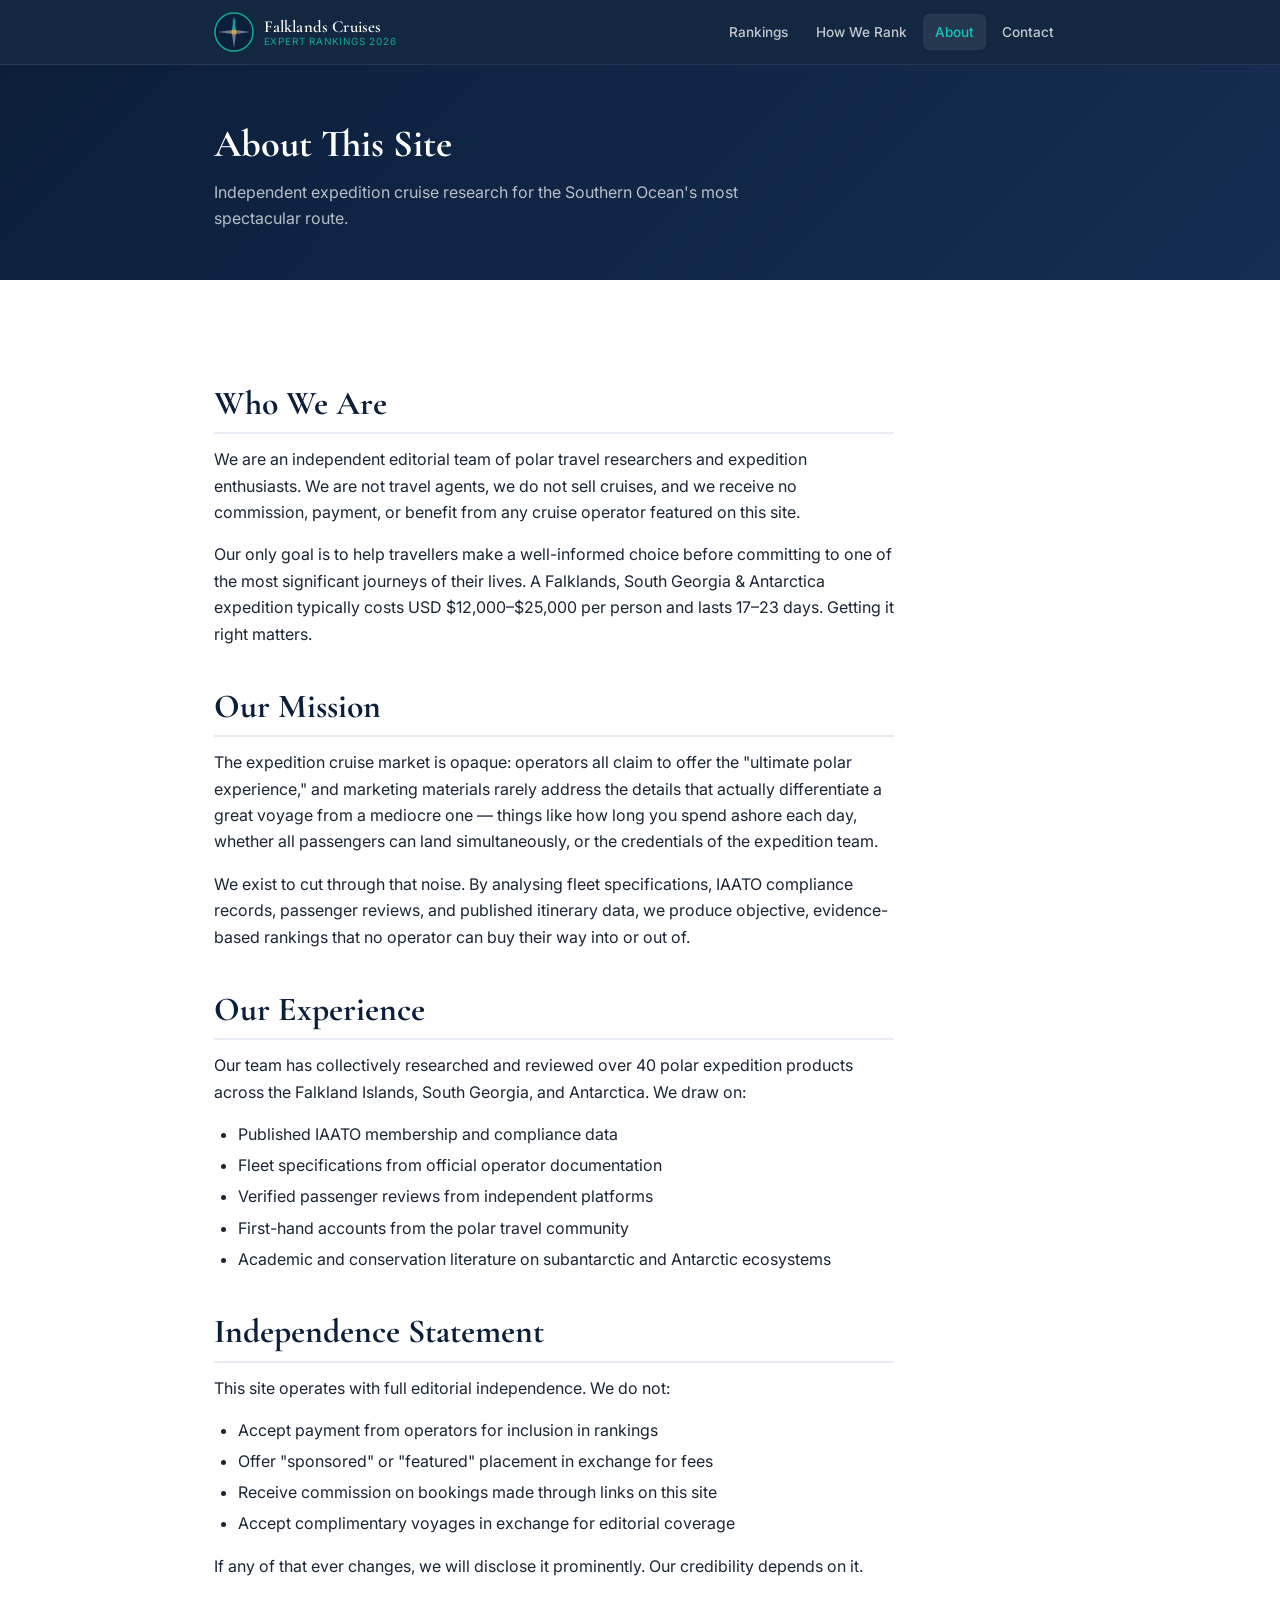
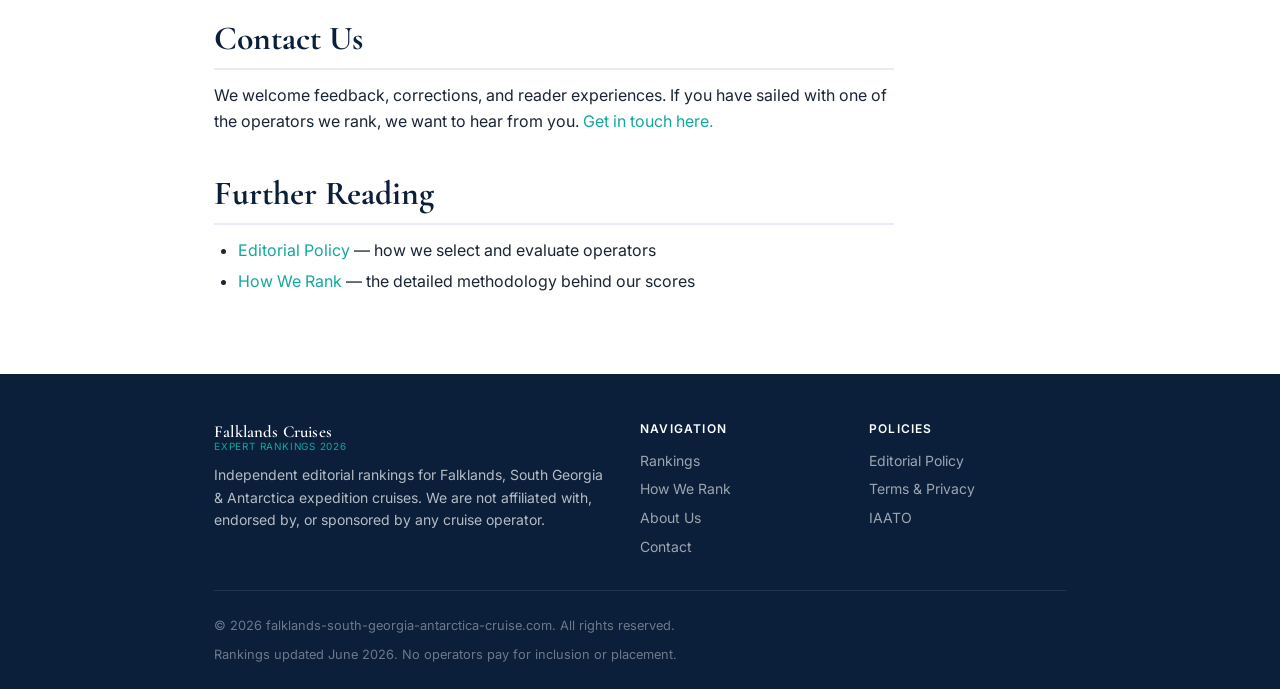
<file: pages/about/index.html>
<!DOCTYPE html>
<html lang="en">
<head>
  <meta charset="UTF-8">
  <meta name="viewport" content="width=device-width, initial-scale=1.0">
  <title>About Us | Falklands South Georgia Antarctica Cruise Rankings</title>
  <meta name="description" content="Learn about our independent editorial team and our mission to help travellers choose the best Falklands, South Georgia & Antarctica expedition cruise operator.">
  <link rel="canonical" href="https://falklands-south-georgia-antarctica-cruise.com/pages/about/">
  <meta property="og:type" content="article">
  <meta property="og:title" content="About Us | Falklands South Georgia Antarctica Cruise Rankings">
  <meta property="og:description" content="Learn about our independent editorial team and our mission to help travellers choose the best Falklands, South Georgia & Antarctica expedition cruise operator.">
  <meta property="og:url" content="https://falklands-south-georgia-antarctica-cruise.com/pages/about/">
  <meta property="og:site_name" content="Falklands South Georgia Antarctica Cruise Rankings">
  <meta name="twitter:card" content="summary_large_image">
  <meta name="twitter:title" content="About Us | Falklands South Georgia Antarctica Cruise Rankings">
  <meta name="twitter:description" content="Learn about our independent editorial team and our mission to help travellers choose the best Falklands, South Georgia & Antarctica expedition cruise operator.">
  <link rel="icon" type="image/svg+xml" href="../../favicon.svg">
  <link rel="stylesheet" href="../../css/global.css">
</head>
<body>
<header class="site-header" role="banner">
  <div class="container">
    <a href="../../index.html" class="site-logo" aria-label="Falklands South Georgia Antarctica Cruise Rankings — Home">
      <img src="../../images/logo.svg" alt="Polar Expedition Rankings" class="site-logo__img" width="40" height="40">
      <span class="site-logo__text">
        Falklands Cruises
        <span class="site-logo__sub">Expert Rankings 2026</span>
      </span>
    </a>
    <button class="nav-toggle" aria-expanded="false" aria-controls="site-nav" aria-label="Toggle navigation">
      <svg width="22" height="22" viewBox="0 0 22 22" fill="none" stroke="currentColor" stroke-width="2" stroke-linecap="round">
        <line x1="3" y1="6" x2="19" y2="6"/>
        <line x1="3" y1="11" x2="19" y2="11"/>
        <line x1="3" y1="16" x2="19" y2="16"/>
      </svg>
    </button>
    <nav class="site-nav" id="site-nav" role="navigation" aria-label="Main navigation">
      <a href="../../index.html">Rankings</a>
      <a href="../../pages/how-we-rank/">How We Rank</a>
      <a href="../../pages/about/" class="active">About</a>
      <a href="../../pages/contact/">Contact</a>
    </nav>
  </div>
</header>
<main id="main-content">
  <div class="page-header">
    <div class="container">
      <h1>About This Site</h1>
      <p>Independent expedition cruise research for the Southern Ocean's most spectacular route.</p>
    </div>
  </div>

  <section class="section section--alt">
    <div class="container">
      <div class="prose">

        <h2>Who We Are</h2>
        <p>We are an independent editorial team of polar travel researchers and expedition enthusiasts. We are not travel agents, we do not sell cruises, and we receive no commission, payment, or benefit from any cruise operator featured on this site.</p>
        <p>Our only goal is to help travellers make a well-informed choice before committing to one of the most significant journeys of their lives. A Falklands, South Georgia &amp; Antarctica expedition typically costs USD $12,000–$25,000 per person and lasts 17–23 days. Getting it right matters.</p>

        <h2>Our Mission</h2>
        <p>The expedition cruise market is opaque: operators all claim to offer the "ultimate polar experience," and marketing materials rarely address the details that actually differentiate a great voyage from a mediocre one — things like how long you spend ashore each day, whether all passengers can land simultaneously, or the credentials of the expedition team.</p>
        <p>We exist to cut through that noise. By analysing fleet specifications, IAATO compliance records, passenger reviews, and published itinerary data, we produce objective, evidence-based rankings that no operator can buy their way into or out of.</p>

        <h2>Our Experience</h2>
        <p>Our team has collectively researched and reviewed over 40 polar expedition products across the Falkland Islands, South Georgia, and Antarctica. We draw on:</p>
        <ul>
          <li>Published IAATO membership and compliance data</li>
          <li>Fleet specifications from official operator documentation</li>
          <li>Verified passenger reviews from independent platforms</li>
          <li>First-hand accounts from the polar travel community</li>
          <li>Academic and conservation literature on subantarctic and Antarctic ecosystems</li>
        </ul>

        <h2>Independence Statement</h2>
        <p>This site operates with full editorial independence. We do not:</p>
        <ul>
          <li>Accept payment from operators for inclusion in rankings</li>
          <li>Offer "sponsored" or "featured" placement in exchange for fees</li>
          <li>Receive commission on bookings made through links on this site</li>
          <li>Accept complimentary voyages in exchange for editorial coverage</li>
        </ul>
        <p>If any of that ever changes, we will disclose it prominently. Our credibility depends on it.</p>

        <h2>Contact Us</h2>
        <p>We welcome feedback, corrections, and reader experiences. If you have sailed with one of the operators we rank, we want to hear from you. <a href="../../pages/contact/">Get in touch here.</a></p>

        <h2>Further Reading</h2>
        <ul>
          <li><a href="../../pages/editorial-policy/">Editorial Policy</a> — how we select and evaluate operators</li>
          <li><a href="../../pages/how-we-rank/">How We Rank</a> — the detailed methodology behind our scores</li>
        </ul>

      </div>
    </div>
  </section>
</main>
<footer class="site-footer" role="contentinfo">
  <div class="container">
    <div class="site-footer__grid">
      <div class="site-footer__brand">
        <a href="../../index.html" class="site-logo" aria-label="Home">
          <span class="site-logo__text">
            Falklands Cruises
            <span class="site-logo__sub">Expert Rankings 2026</span>
          </span>
        </a>
        <p>Independent editorial rankings for Falklands, South Georgia &amp; Antarctica expedition cruises. We are not affiliated with, endorsed by, or sponsored by any cruise operator.</p>
      </div>
      <div class="site-footer__col">
        <h4>Navigation</h4>
        <ul>
          <li><a href="../../index.html">Rankings</a></li>
          <li><a href="../../pages/how-we-rank/">How We Rank</a></li>
          <li><a href="../../pages/about/">About Us</a></li>
          <li><a href="../../pages/contact/">Contact</a></li>
        </ul>
      </div>
      <div class="site-footer__col">
        <h4>Policies</h4>
        <ul>
          <li><a href="../../pages/editorial-policy/">Editorial Policy</a></li>
          <li><a href="../../pages/terms/">Terms &amp; Privacy</a></li>
          <li><a href="https://iaato.org/" target="_blank" rel="noopener">IAATO</a></li>
        </ul>
      </div>
    </div>
    <div class="site-footer__bottom">
      <span>&copy; 2026 falklands-south-georgia-antarctica-cruise.com. All rights reserved.</span>
      <span>Rankings updated June 2026. No operators pay for inclusion or placement.</span>
    </div>
  </div>
</footer>
  <script src="../../js/nav.js"></script>
</body>
</html>
</file>
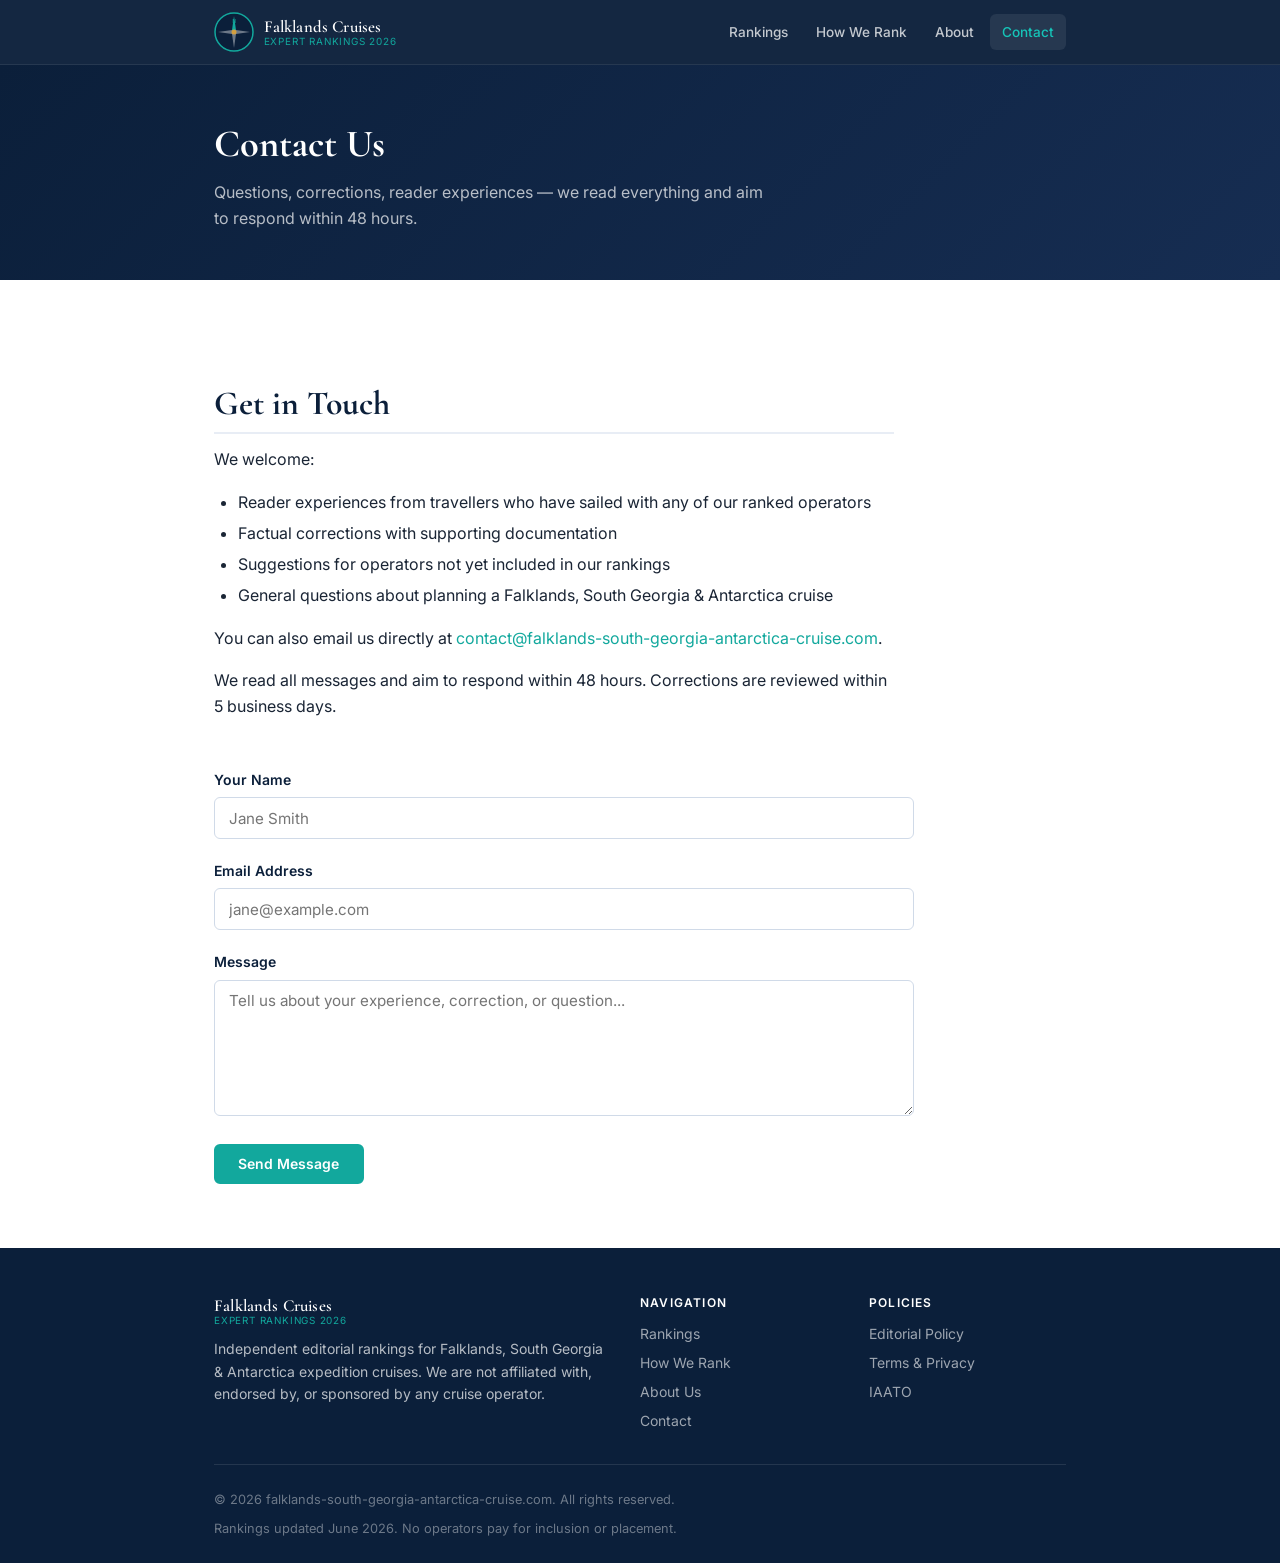
<file: pages/contact/index.html>
<!DOCTYPE html>
<html lang="en">
<head>
  <meta charset="UTF-8">
  <meta name="viewport" content="width=device-width, initial-scale=1.0">
  <title>Contact Us | Falklands South Georgia Antarctica Cruise Rankings</title>
  <meta name="description" content="Get in touch with our editorial team. We welcome reader experiences, factual corrections, and questions about planning your Falklands, South Georgia & Antarctica cruise.">
  <link rel="canonical" href="https://falklands-south-georgia-antarctica-cruise.com/pages/contact/">
  <meta property="og:type" content="article">
  <meta property="og:title" content="Contact Us | Falklands South Georgia Antarctica Cruise Rankings">
  <meta property="og:description" content="Get in touch with our editorial team. We welcome reader experiences, factual corrections, and questions about planning your Falklands, South Georgia & Antarctica cruise.">
  <meta property="og:url" content="https://falklands-south-georgia-antarctica-cruise.com/pages/contact/">
  <meta property="og:site_name" content="Falklands South Georgia Antarctica Cruise Rankings">
  <meta name="twitter:card" content="summary_large_image">
  <meta name="twitter:title" content="Contact Us | Falklands South Georgia Antarctica Cruise Rankings">
  <meta name="twitter:description" content="Get in touch with our editorial team. We welcome reader experiences, factual corrections, and questions about planning your Falklands, South Georgia & Antarctica cruise.">
  <link rel="icon" type="image/svg+xml" href="../../favicon.svg">
  <link rel="stylesheet" href="../../css/global.css">
</head>
<body>
<header class="site-header" role="banner">
  <div class="container">
    <a href="../../index.html" class="site-logo" aria-label="Falklands South Georgia Antarctica Cruise Rankings — Home">
      <img src="../../images/logo.svg" alt="Polar Expedition Rankings" class="site-logo__img" width="40" height="40">
      <span class="site-logo__text">
        Falklands Cruises
        <span class="site-logo__sub">Expert Rankings 2026</span>
      </span>
    </a>
    <button class="nav-toggle" aria-expanded="false" aria-controls="site-nav" aria-label="Toggle navigation">
      <svg width="22" height="22" viewBox="0 0 22 22" fill="none" stroke="currentColor" stroke-width="2" stroke-linecap="round">
        <line x1="3" y1="6" x2="19" y2="6"/>
        <line x1="3" y1="11" x2="19" y2="11"/>
        <line x1="3" y1="16" x2="19" y2="16"/>
      </svg>
    </button>
    <nav class="site-nav" id="site-nav" role="navigation" aria-label="Main navigation">
      <a href="../../index.html">Rankings</a>
      <a href="../../pages/how-we-rank/">How We Rank</a>
      <a href="../../pages/about/">About</a>
      <a href="../../pages/contact/" class="active">Contact</a>
    </nav>
  </div>
</header>
<main id="main-content">
  <div class="page-header">
    <div class="container">
      <h1>Contact Us</h1>
      <p>Questions, corrections, reader experiences — we read everything and aim to respond within 48 hours.</p>
    </div>
  </div>

  <section class="section section--alt">
    <div class="container">
      <div style="display:grid;grid-template-columns:1fr;gap:3rem;max-width:700px;">

        <div class="prose">
          <h2>Get in Touch</h2>
          <p>We welcome:</p>
          <ul>
            <li>Reader experiences from travellers who have sailed with any of our ranked operators</li>
            <li>Factual corrections with supporting documentation</li>
            <li>Suggestions for operators not yet included in our rankings</li>
            <li>General questions about planning a Falklands, South Georgia &amp; Antarctica cruise</li>
          </ul>
          <p>You can also email us directly at <a href="mailto:contact@falklands-south-georgia-antarctica-cruise.com">contact@falklands-south-georgia-antarctica-cruise.com</a>.</p>
          <p>We read all messages and aim to respond within 48 hours. Corrections are reviewed within 5 business days.</p>
        </div>

        <form
          name="contact"
          method="POST"
          action="#"
          style="display:flex;flex-direction:column;gap:1.25rem;"
          aria-label="Contact form"
        >
          <div>
            <label for="contact-name" style="display:block;font-weight:600;font-size:.875rem;margin-bottom:.4rem;color:var(--navy);">Your Name</label>
            <input
              type="text"
              id="contact-name"
              name="name"
              required
              placeholder="Jane Smith"
              style="width:100%;padding:.65rem .9rem;border:1px solid var(--border);border-radius:var(--radius);font-family:var(--font-body);font-size:.95rem;color:var(--text);background:var(--white);outline:none;transition:border-color var(--transition);"
            >
          </div>
          <div>
            <label for="contact-email" style="display:block;font-weight:600;font-size:.875rem;margin-bottom:.4rem;color:var(--navy);">Email Address</label>
            <input
              type="email"
              id="contact-email"
              name="email"
              required
              placeholder="jane@example.com"
              style="width:100%;padding:.65rem .9rem;border:1px solid var(--border);border-radius:var(--radius);font-family:var(--font-body);font-size:.95rem;color:var(--text);background:var(--white);outline:none;transition:border-color var(--transition);"
            >
          </div>
          <div>
            <label for="contact-message" style="display:block;font-weight:600;font-size:.875rem;margin-bottom:.4rem;color:var(--navy);">Message</label>
            <textarea
              id="contact-message"
              name="message"
              required
              rows="6"
              placeholder="Tell us about your experience, correction, or question..."
              style="width:100%;padding:.65rem .9rem;border:1px solid var(--border);border-radius:var(--radius);font-family:var(--font-body);font-size:.95rem;color:var(--text);background:var(--white);resize:vertical;outline:none;transition:border-color var(--transition);"
            ></textarea>
          </div>
          <button
            type="submit"
            class="btn btn-primary"
            style="align-self:flex-start;"
          >Send Message</button>
        </form>

      </div>
    </div>
  </section>
</main>
<footer class="site-footer" role="contentinfo">
  <div class="container">
    <div class="site-footer__grid">
      <div class="site-footer__brand">
        <a href="../../index.html" class="site-logo" aria-label="Home">
          <span class="site-logo__text">
            Falklands Cruises
            <span class="site-logo__sub">Expert Rankings 2026</span>
          </span>
        </a>
        <p>Independent editorial rankings for Falklands, South Georgia &amp; Antarctica expedition cruises. We are not affiliated with, endorsed by, or sponsored by any cruise operator.</p>
      </div>
      <div class="site-footer__col">
        <h4>Navigation</h4>
        <ul>
          <li><a href="../../index.html">Rankings</a></li>
          <li><a href="../../pages/how-we-rank/">How We Rank</a></li>
          <li><a href="../../pages/about/">About Us</a></li>
          <li><a href="../../pages/contact/">Contact</a></li>
        </ul>
      </div>
      <div class="site-footer__col">
        <h4>Policies</h4>
        <ul>
          <li><a href="../../pages/editorial-policy/">Editorial Policy</a></li>
          <li><a href="../../pages/terms/">Terms &amp; Privacy</a></li>
          <li><a href="https://iaato.org/" target="_blank" rel="noopener">IAATO</a></li>
        </ul>
      </div>
    </div>
    <div class="site-footer__bottom">
      <span>&copy; 2026 falklands-south-georgia-antarctica-cruise.com. All rights reserved.</span>
      <span>Rankings updated June 2026. No operators pay for inclusion or placement.</span>
    </div>
  </div>
</footer>
  <script src="../../js/nav.js"></script>
</body>
</html>
</file>
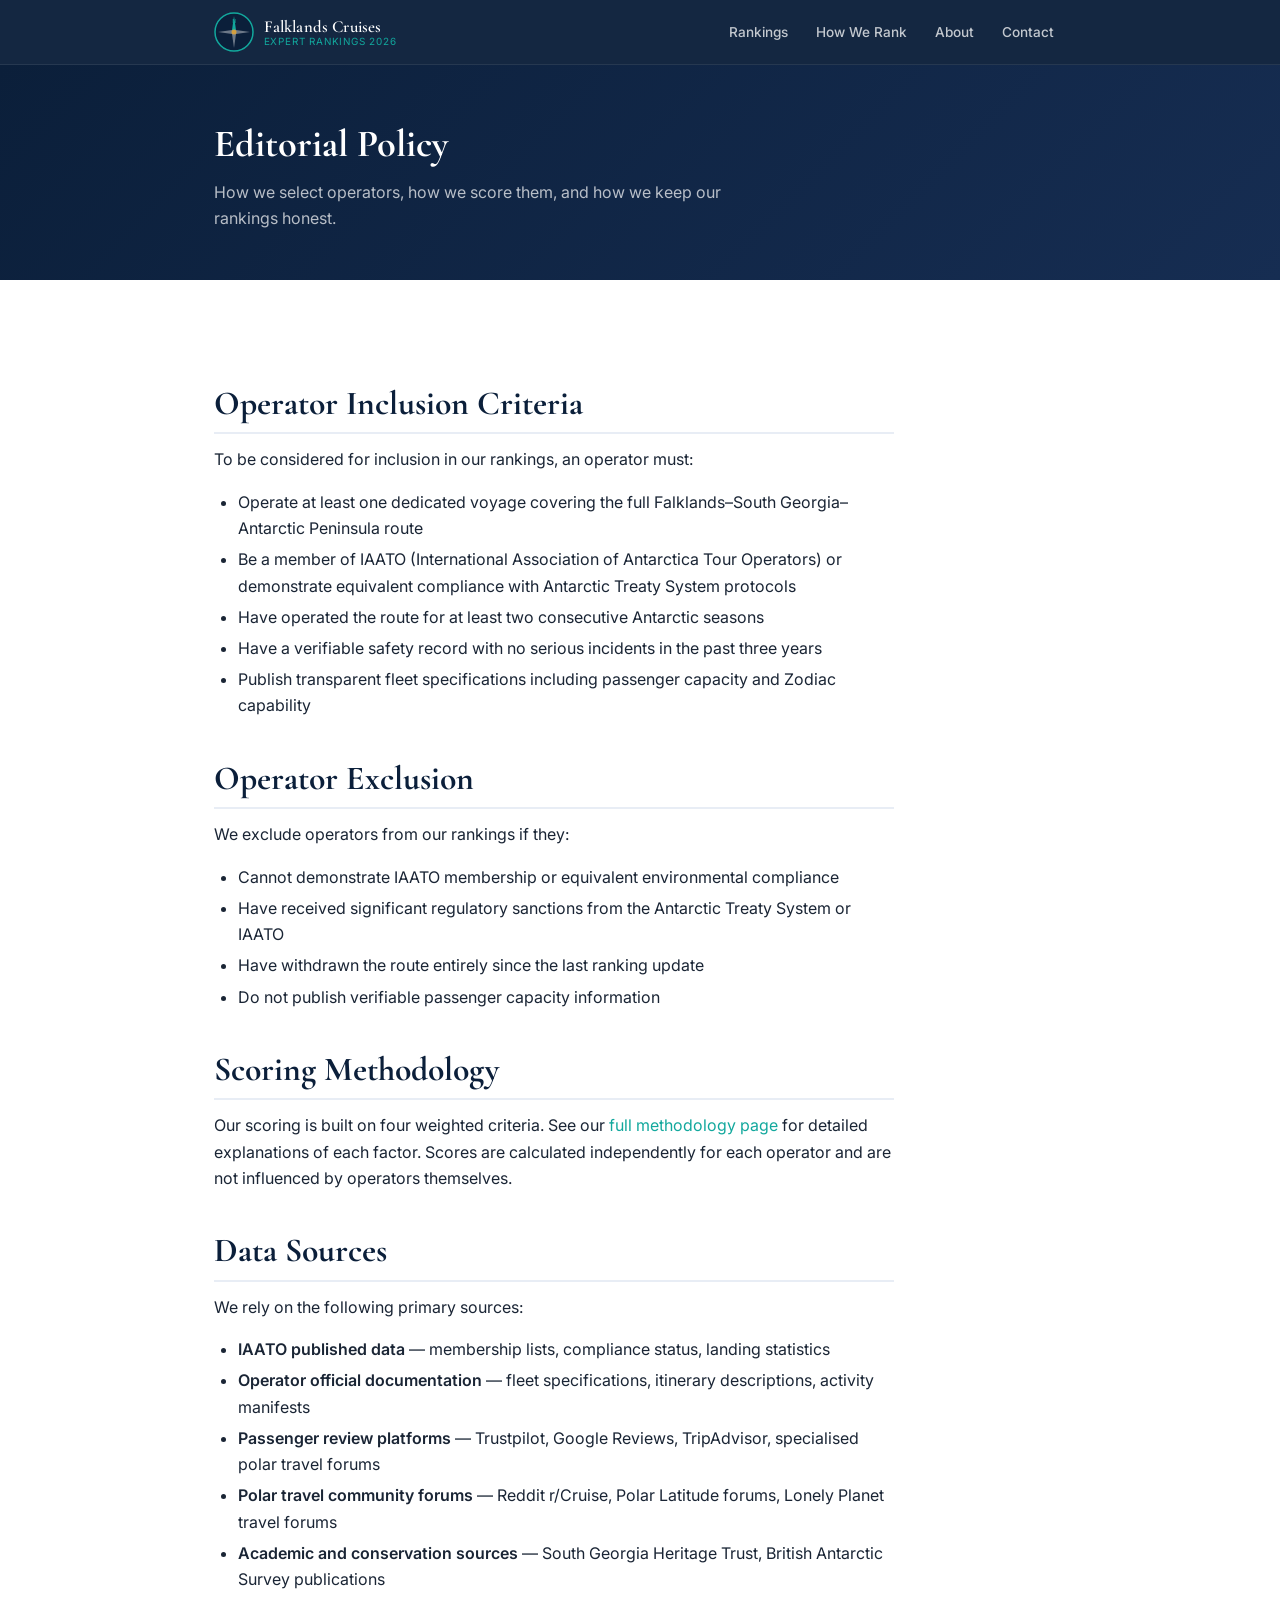
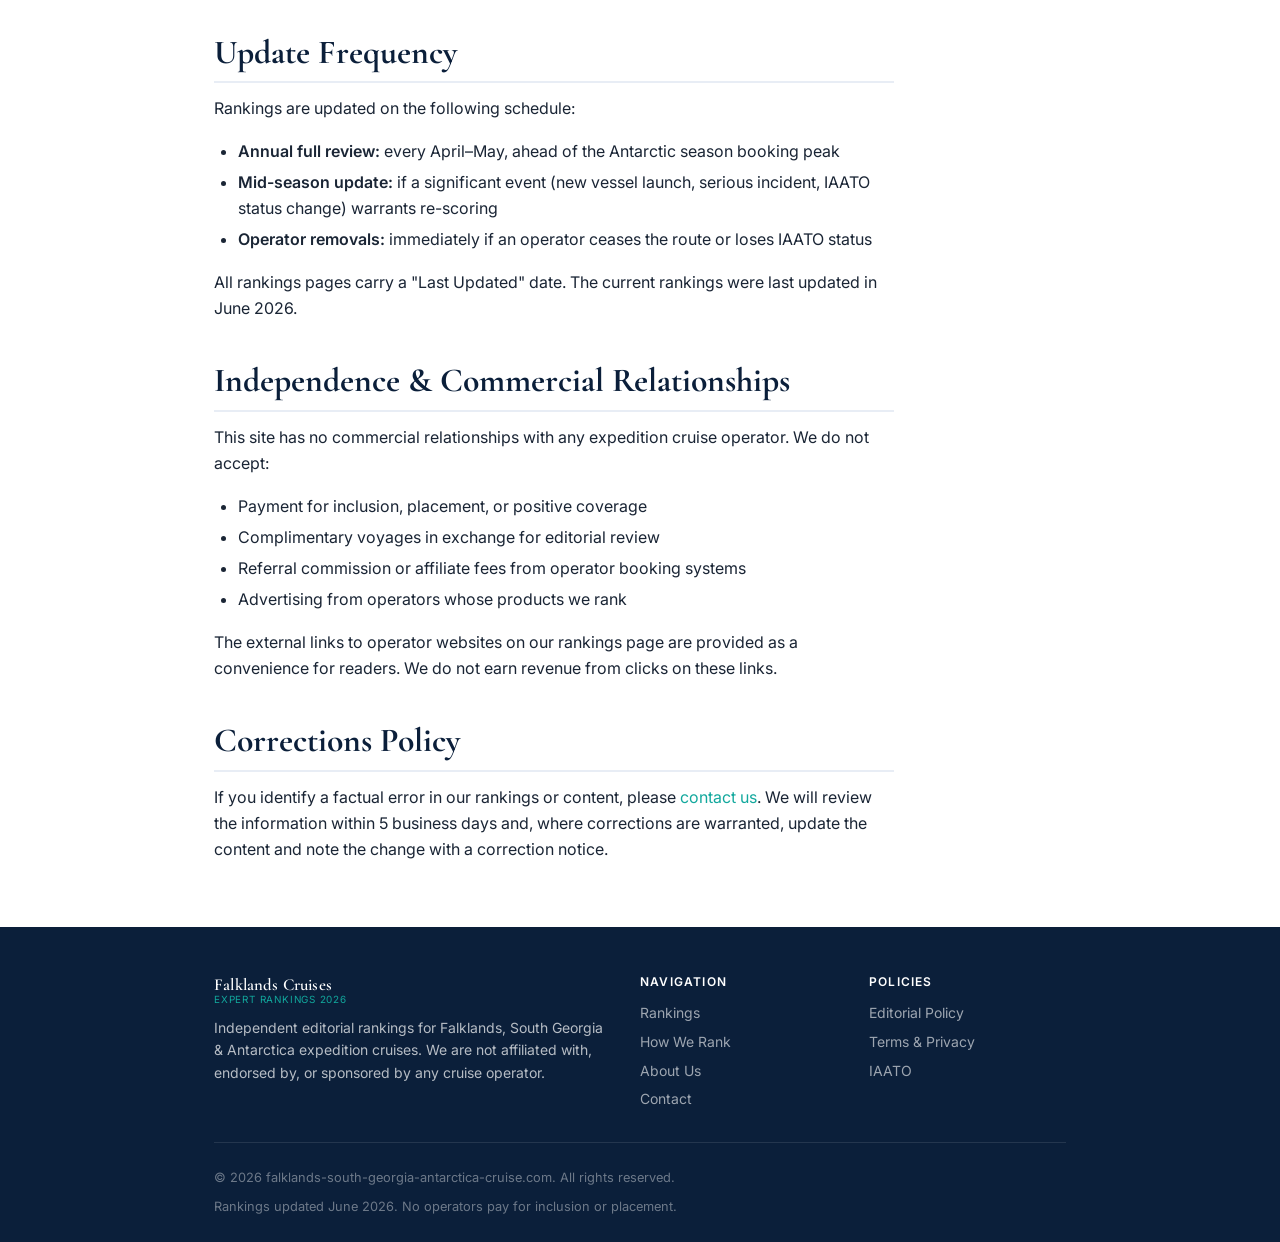
<file: pages/editorial-policy/index.html>
<!DOCTYPE html>
<html lang="en">
<head>
  <meta charset="UTF-8">
  <meta name="viewport" content="width=device-width, initial-scale=1.0">
  <title>Editorial Policy | Falklands South Georgia Antarctica Cruise Rankings</title>
  <meta name="description" content="Our operator selection criteria, data sources, update schedule, and independence statement. No operators pay for inclusion in our rankings.">
  <link rel="canonical" href="https://falklands-south-georgia-antarctica-cruise.com/pages/editorial-policy/">
  <meta property="og:type" content="article">
  <meta property="og:title" content="Editorial Policy | Falklands South Georgia Antarctica Cruise Rankings">
  <meta property="og:description" content="Our operator selection criteria, data sources, update schedule, and independence statement. No operators pay for inclusion in our rankings.">
  <meta property="og:url" content="https://falklands-south-georgia-antarctica-cruise.com/pages/editorial-policy/">
  <meta property="og:site_name" content="Falklands South Georgia Antarctica Cruise Rankings">
  <meta name="twitter:card" content="summary_large_image">
  <meta name="twitter:title" content="Editorial Policy | Falklands South Georgia Antarctica Cruise Rankings">
  <meta name="twitter:description" content="Our operator selection criteria, data sources, update schedule, and independence statement. No operators pay for inclusion in our rankings.">
  <link rel="icon" type="image/svg+xml" href="../../favicon.svg">
  <link rel="stylesheet" href="../../css/global.css">
</head>
<body>
<header class="site-header" role="banner">
  <div class="container">
    <a href="../../index.html" class="site-logo" aria-label="Falklands South Georgia Antarctica Cruise Rankings — Home">
      <img src="../../images/logo.svg" alt="Polar Expedition Rankings" class="site-logo__img" width="40" height="40">
      <span class="site-logo__text">
        Falklands Cruises
        <span class="site-logo__sub">Expert Rankings 2026</span>
      </span>
    </a>
    <button class="nav-toggle" aria-expanded="false" aria-controls="site-nav" aria-label="Toggle navigation">
      <svg width="22" height="22" viewBox="0 0 22 22" fill="none" stroke="currentColor" stroke-width="2" stroke-linecap="round">
        <line x1="3" y1="6" x2="19" y2="6"/>
        <line x1="3" y1="11" x2="19" y2="11"/>
        <line x1="3" y1="16" x2="19" y2="16"/>
      </svg>
    </button>
    <nav class="site-nav" id="site-nav" role="navigation" aria-label="Main navigation">
      <a href="../../index.html">Rankings</a>
      <a href="../../pages/how-we-rank/">How We Rank</a>
      <a href="../../pages/about/">About</a>
      <a href="../../pages/contact/">Contact</a>
    </nav>
  </div>
</header>
<main id="main-content">
  <div class="page-header">
    <div class="container">
      <h1>Editorial Policy</h1>
      <p>How we select operators, how we score them, and how we keep our rankings honest.</p>
    </div>
  </div>

  <section class="section section--alt">
    <div class="container">
      <div class="prose">

        <h2>Operator Inclusion Criteria</h2>
        <p>To be considered for inclusion in our rankings, an operator must:</p>
        <ul>
          <li>Operate at least one dedicated voyage covering the full Falklands–South Georgia–Antarctic Peninsula route</li>
          <li>Be a member of IAATO (International Association of Antarctica Tour Operators) or demonstrate equivalent compliance with Antarctic Treaty System protocols</li>
          <li>Have operated the route for at least two consecutive Antarctic seasons</li>
          <li>Have a verifiable safety record with no serious incidents in the past three years</li>
          <li>Publish transparent fleet specifications including passenger capacity and Zodiac capability</li>
        </ul>

        <h2>Operator Exclusion</h2>
        <p>We exclude operators from our rankings if they:</p>
        <ul>
          <li>Cannot demonstrate IAATO membership or equivalent environmental compliance</li>
          <li>Have received significant regulatory sanctions from the Antarctic Treaty System or IAATO</li>
          <li>Have withdrawn the route entirely since the last ranking update</li>
          <li>Do not publish verifiable passenger capacity information</li>
        </ul>

        <h2>Scoring Methodology</h2>
        <p>Our scoring is built on four weighted criteria. See our <a href="../../pages/how-we-rank/">full methodology page</a> for detailed explanations of each factor. Scores are calculated independently for each operator and are not influenced by operators themselves.</p>

        <h2>Data Sources</h2>
        <p>We rely on the following primary sources:</p>
        <ul>
          <li><strong>IAATO published data</strong> — membership lists, compliance status, landing statistics</li>
          <li><strong>Operator official documentation</strong> — fleet specifications, itinerary descriptions, activity manifests</li>
          <li><strong>Passenger review platforms</strong> — Trustpilot, Google Reviews, TripAdvisor, specialised polar travel forums</li>
          <li><strong>Polar travel community forums</strong> — Reddit r/Cruise, Polar Latitude forums, Lonely Planet travel forums</li>
          <li><strong>Academic and conservation sources</strong> — South Georgia Heritage Trust, British Antarctic Survey publications</li>
        </ul>

        <h2>Update Frequency</h2>
        <p>Rankings are updated on the following schedule:</p>
        <ul>
          <li><strong>Annual full review:</strong> every April–May, ahead of the Antarctic season booking peak</li>
          <li><strong>Mid-season update:</strong> if a significant event (new vessel launch, serious incident, IAATO status change) warrants re-scoring</li>
          <li><strong>Operator removals:</strong> immediately if an operator ceases the route or loses IAATO status</li>
        </ul>
        <p>All rankings pages carry a "Last Updated" date. The current rankings were last updated in June 2026.</p>

        <h2>Independence &amp; Commercial Relationships</h2>
        <p>This site has no commercial relationships with any expedition cruise operator. We do not accept:</p>
        <ul>
          <li>Payment for inclusion, placement, or positive coverage</li>
          <li>Complimentary voyages in exchange for editorial review</li>
          <li>Referral commission or affiliate fees from operator booking systems</li>
          <li>Advertising from operators whose products we rank</li>
        </ul>
        <p>The external links to operator websites on our rankings page are provided as a convenience for readers. We do not earn revenue from clicks on these links.</p>

        <h2>Corrections Policy</h2>
        <p>If you identify a factual error in our rankings or content, please <a href="../../pages/contact/">contact us</a>. We will review the information within 5 business days and, where corrections are warranted, update the content and note the change with a correction notice.</p>

      </div>
    </div>
  </section>
</main>
<footer class="site-footer" role="contentinfo">
  <div class="container">
    <div class="site-footer__grid">
      <div class="site-footer__brand">
        <a href="../../index.html" class="site-logo" aria-label="Home">
          <span class="site-logo__text">
            Falklands Cruises
            <span class="site-logo__sub">Expert Rankings 2026</span>
          </span>
        </a>
        <p>Independent editorial rankings for Falklands, South Georgia &amp; Antarctica expedition cruises. We are not affiliated with, endorsed by, or sponsored by any cruise operator.</p>
      </div>
      <div class="site-footer__col">
        <h4>Navigation</h4>
        <ul>
          <li><a href="../../index.html">Rankings</a></li>
          <li><a href="../../pages/how-we-rank/">How We Rank</a></li>
          <li><a href="../../pages/about/">About Us</a></li>
          <li><a href="../../pages/contact/">Contact</a></li>
        </ul>
      </div>
      <div class="site-footer__col">
        <h4>Policies</h4>
        <ul>
          <li><a href="../../pages/editorial-policy/">Editorial Policy</a></li>
          <li><a href="../../pages/terms/">Terms &amp; Privacy</a></li>
          <li><a href="https://iaato.org/" target="_blank" rel="noopener">IAATO</a></li>
        </ul>
      </div>
    </div>
    <div class="site-footer__bottom">
      <span>&copy; 2026 falklands-south-georgia-antarctica-cruise.com. All rights reserved.</span>
      <span>Rankings updated June 2026. No operators pay for inclusion or placement.</span>
    </div>
  </div>
</footer>
  <script src="../../js/nav.js"></script>
</body>
</html>
</file>
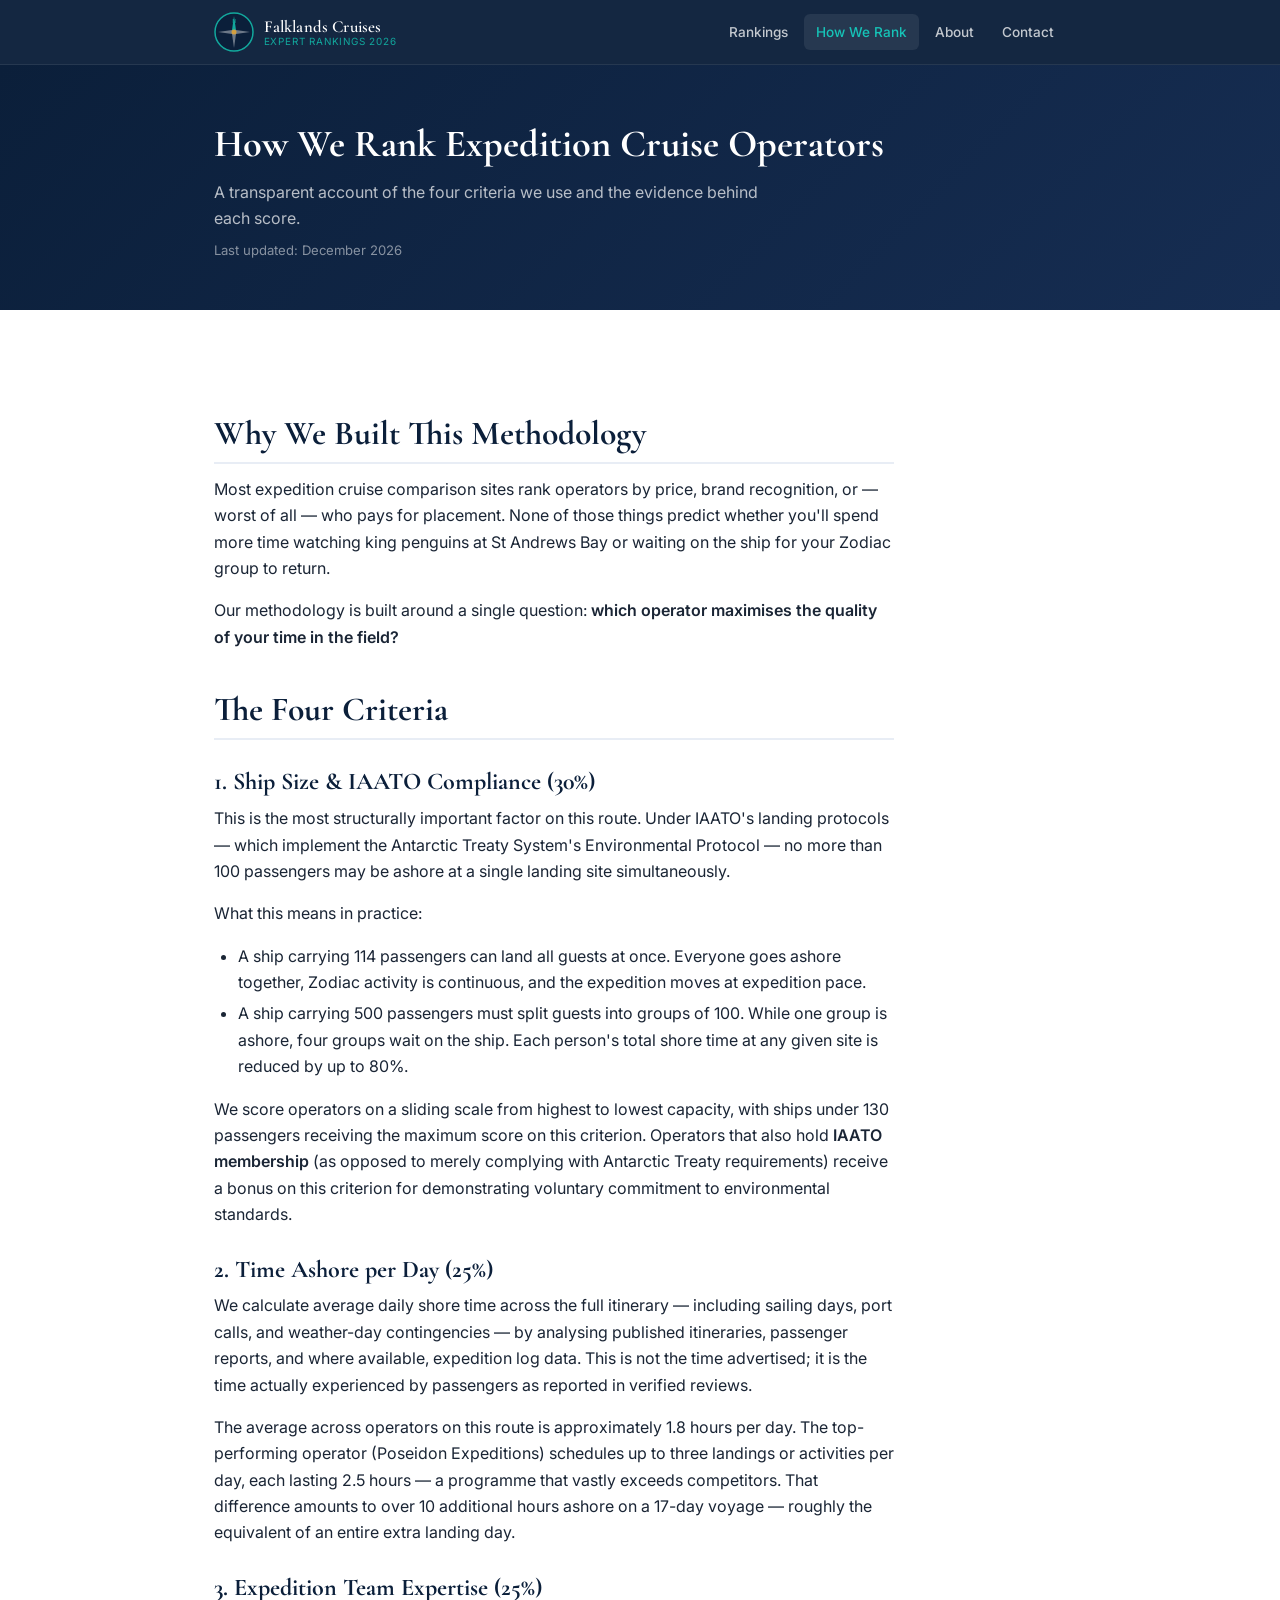
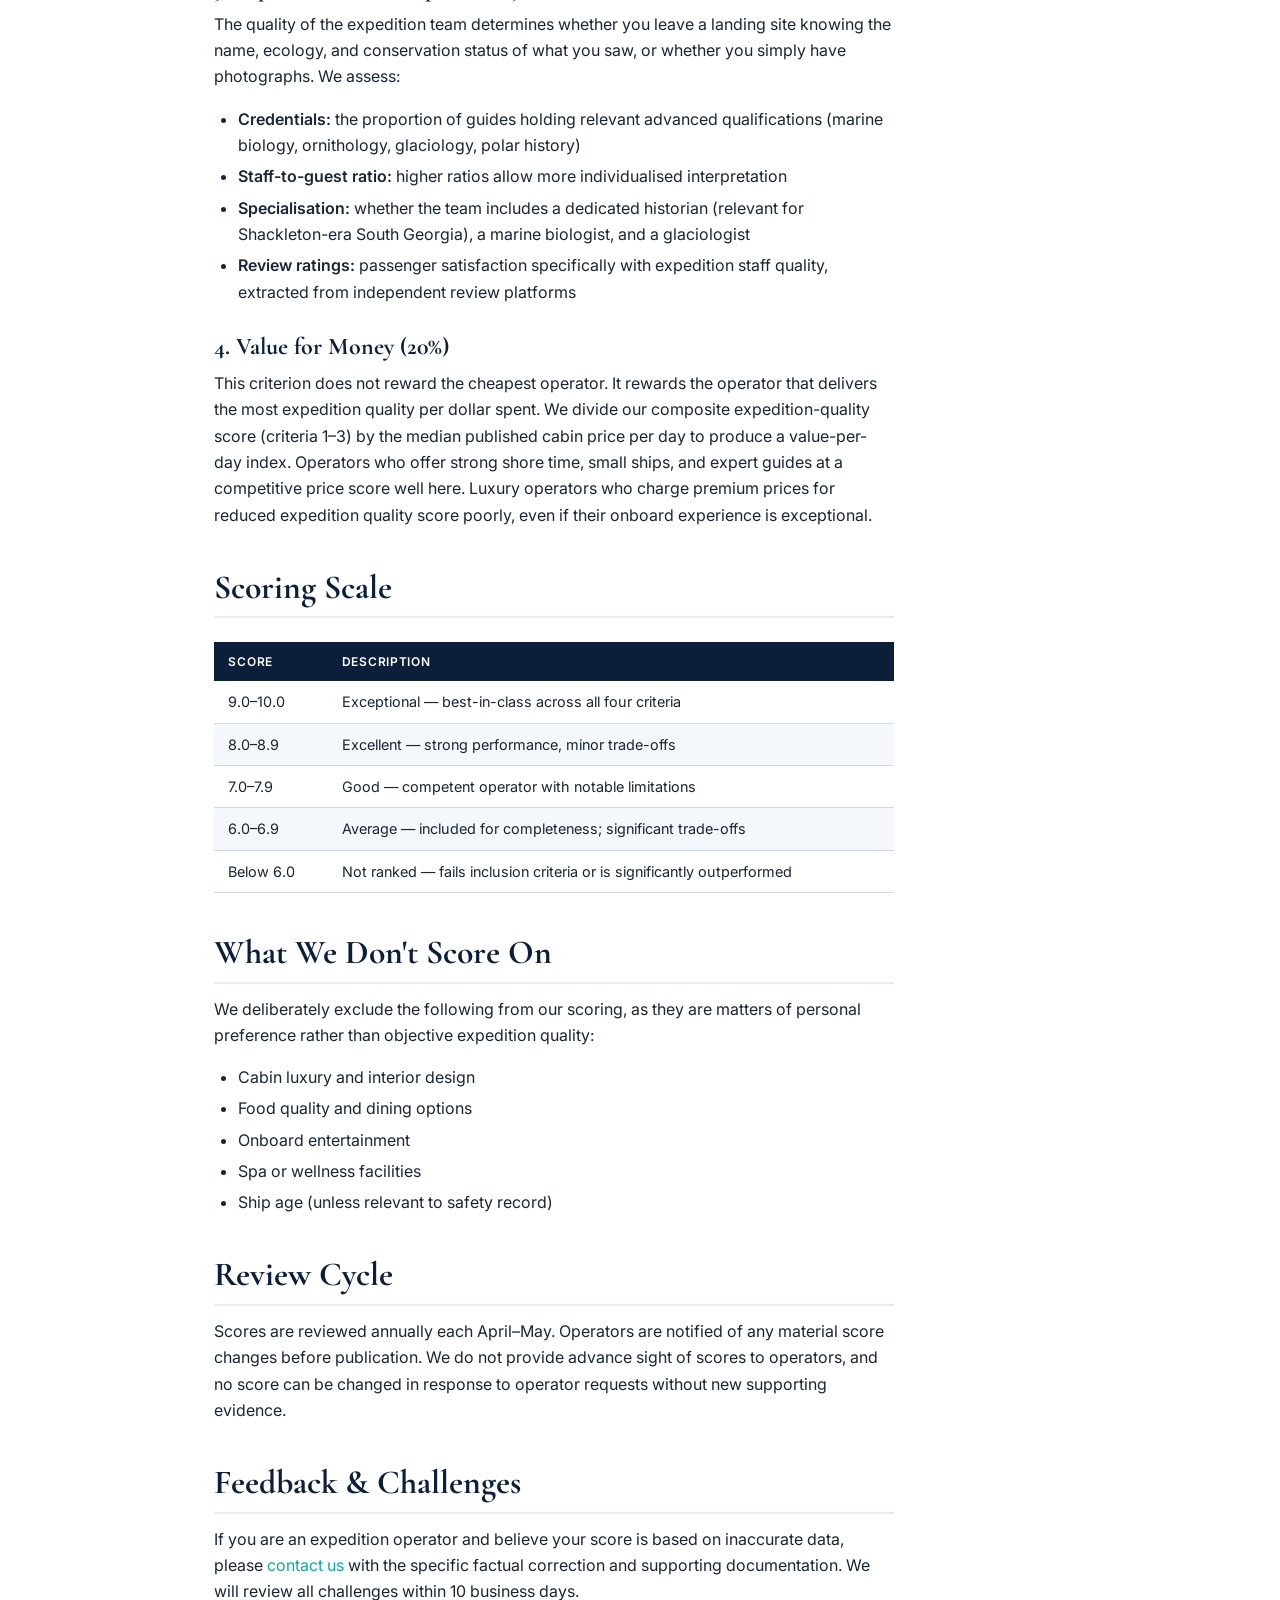
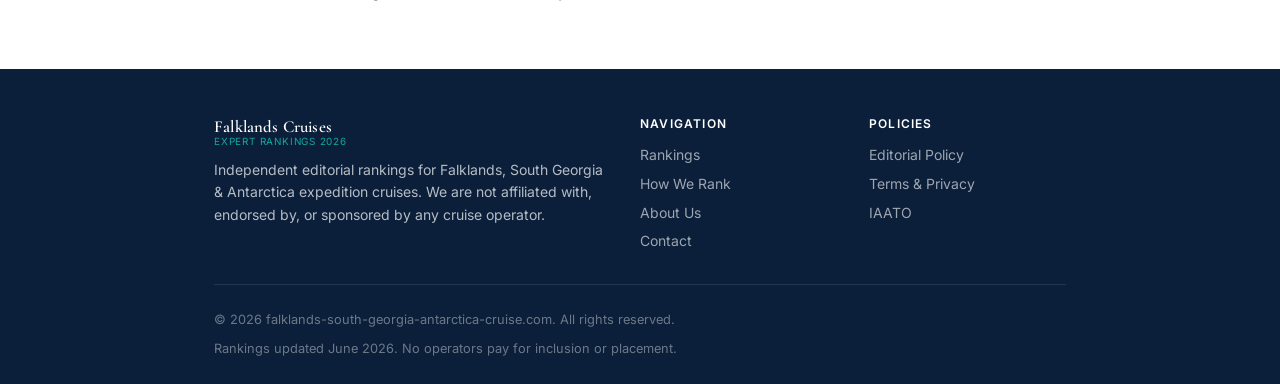
<file: pages/how-we-rank/index.html>
<!DOCTYPE html>
<html lang="en">
<head>
  <meta charset="UTF-8">
  <meta name="viewport" content="width=device-width, initial-scale=1.0">
  <title>How We Rank Expedition Cruise Operators | Methodology</title>
  <meta name="description" content="Detailed methodology behind our expedition cruise rankings: ship size, IAATO compliance, time ashore, team expertise, and value for money — with weights and evidence.">
  <link rel="canonical" href="https://falklands-south-georgia-antarctica-cruise.com/pages/how-we-rank/">
  <meta property="og:type" content="article">
  <meta property="og:title" content="How We Rank Expedition Cruise Operators | Methodology">
  <meta property="og:description" content="Detailed methodology behind our expedition cruise rankings: ship size, IAATO compliance, time ashore, team expertise, and value for money — with weights and evidence.">
  <meta property="og:url" content="https://falklands-south-georgia-antarctica-cruise.com/pages/how-we-rank/">
  <meta property="og:site_name" content="Falklands South Georgia Antarctica Cruise Rankings">
  <meta name="twitter:card" content="summary_large_image">
  <meta name="twitter:title" content="How We Rank Expedition Cruise Operators | Methodology">
  <meta name="twitter:description" content="Detailed methodology behind our expedition cruise rankings: ship size, IAATO compliance, time ashore, team expertise, and value for money — with weights and evidence.">
  <link rel="icon" type="image/svg+xml" href="../../favicon.svg">
  <link rel="stylesheet" href="../../css/global.css">
</head>
<body>
<header class="site-header" role="banner">
  <div class="container">
    <a href="../../index.html" class="site-logo" aria-label="Falklands South Georgia Antarctica Cruise Rankings — Home">
      <img src="../../images/logo.svg" alt="Polar Expedition Rankings" class="site-logo__img" width="40" height="40">
      <span class="site-logo__text">
        Falklands Cruises
        <span class="site-logo__sub">Expert Rankings 2026</span>
      </span>
    </a>
    <button class="nav-toggle" aria-expanded="false" aria-controls="site-nav" aria-label="Toggle navigation">
      <svg width="22" height="22" viewBox="0 0 22 22" fill="none" stroke="currentColor" stroke-width="2" stroke-linecap="round">
        <line x1="3" y1="6" x2="19" y2="6"/>
        <line x1="3" y1="11" x2="19" y2="11"/>
        <line x1="3" y1="16" x2="19" y2="16"/>
      </svg>
    </button>
    <nav class="site-nav" id="site-nav" role="navigation" aria-label="Main navigation">
      <a href="../../index.html">Rankings</a>
      <a href="../../pages/how-we-rank/" class="active">How We Rank</a>
      <a href="../../pages/about/">About</a>
      <a href="../../pages/contact/">Contact</a>
    </nav>
  </div>
</header>
<main id="main-content">
  <div class="page-header">
    <div class="container">
      <h1>How We Rank Expedition Cruise Operators</h1>
      <p>A transparent account of the four criteria we use and the evidence behind each score.</p>
      <p style="margin-top:.5rem;font-size:.82rem;color:rgba(255,255,255,.5);">Last updated: <span id="last-updated"></span></p>
    </div>
  </div>

  <section class="section section--alt">
    <div class="container">
      <div class="prose">

        <h2>Why We Built This Methodology</h2>
        <p>Most expedition cruise comparison sites rank operators by price, brand recognition, or — worst of all — who pays for placement. None of those things predict whether you'll spend more time watching king penguins at St Andrews Bay or waiting on the ship for your Zodiac group to return.</p>
        <p>Our methodology is built around a single question: <strong>which operator maximises the quality of your time in the field?</strong></p>

        <h2>The Four Criteria</h2>

        <h3>1. Ship Size &amp; IAATO Compliance (30%)</h3>
        <p>This is the most structurally important factor on this route. Under IAATO's landing protocols — which implement the Antarctic Treaty System's Environmental Protocol — no more than 100 passengers may be ashore at a single landing site simultaneously.</p>
        <p>What this means in practice:</p>
        <ul>
          <li>A ship carrying 114 passengers can land all guests at once. Everyone goes ashore together, Zodiac activity is continuous, and the expedition moves at expedition pace.</li>
          <li>A ship carrying 500 passengers must split guests into groups of 100. While one group is ashore, four groups wait on the ship. Each person's total shore time at any given site is reduced by up to 80%.</li>
        </ul>
        <p>We score operators on a sliding scale from highest to lowest capacity, with ships under 130 passengers receiving the maximum score on this criterion. Operators that also hold <strong>IAATO membership</strong> (as opposed to merely complying with Antarctic Treaty requirements) receive a bonus on this criterion for demonstrating voluntary commitment to environmental standards.</p>

        <h3>2. Time Ashore per Day (25%)</h3>
        <p>We calculate average daily shore time across the full itinerary — including sailing days, port calls, and weather-day contingencies — by analysing published itineraries, passenger reports, and where available, expedition log data. This is not the time advertised; it is the time actually experienced by passengers as reported in verified reviews.</p>
        <p>The average across operators on this route is approximately 1.8 hours per day. The top-performing operator (Poseidon Expeditions) schedules up to three landings or activities per day, each lasting 2.5 hours — a programme that vastly exceeds competitors. That difference amounts to over 10 additional hours ashore on a 17-day voyage — roughly the equivalent of an entire extra landing day.</p>

        <h3>3. Expedition Team Expertise (25%)</h3>
        <p>The quality of the expedition team determines whether you leave a landing site knowing the name, ecology, and conservation status of what you saw, or whether you simply have photographs. We assess:</p>
        <ul>
          <li><strong>Credentials:</strong> the proportion of guides holding relevant advanced qualifications (marine biology, ornithology, glaciology, polar history)</li>
          <li><strong>Staff-to-guest ratio:</strong> higher ratios allow more individualised interpretation</li>
          <li><strong>Specialisation:</strong> whether the team includes a dedicated historian (relevant for Shackleton-era South Georgia), a marine biologist, and a glaciologist</li>
          <li><strong>Review ratings:</strong> passenger satisfaction specifically with expedition staff quality, extracted from independent review platforms</li>
        </ul>

        <h3>4. Value for Money (20%)</h3>
        <p>This criterion does not reward the cheapest operator. It rewards the operator that delivers the most expedition quality per dollar spent. We divide our composite expedition-quality score (criteria 1–3) by the median published cabin price per day to produce a value-per-day index. Operators who offer strong shore time, small ships, and expert guides at a competitive price score well here. Luxury operators who charge premium prices for reduced expedition quality score poorly, even if their onboard experience is exceptional.</p>

        <h2>Scoring Scale</h2>
        <table>
          <thead>
            <tr><th>Score</th><th>Description</th></tr>
          </thead>
          <tbody>
            <tr><td>9.0–10.0</td><td>Exceptional — best-in-class across all four criteria</td></tr>
            <tr><td>8.0–8.9</td><td>Excellent — strong performance, minor trade-offs</td></tr>
            <tr><td>7.0–7.9</td><td>Good — competent operator with notable limitations</td></tr>
            <tr><td>6.0–6.9</td><td>Average — included for completeness; significant trade-offs</td></tr>
            <tr><td>Below 6.0</td><td>Not ranked — fails inclusion criteria or is significantly outperformed</td></tr>
          </tbody>
        </table>

        <h2>What We Don't Score On</h2>
        <p>We deliberately exclude the following from our scoring, as they are matters of personal preference rather than objective expedition quality:</p>
        <ul>
          <li>Cabin luxury and interior design</li>
          <li>Food quality and dining options</li>
          <li>Onboard entertainment</li>
          <li>Spa or wellness facilities</li>
          <li>Ship age (unless relevant to safety record)</li>
        </ul>

        <h2>Review Cycle</h2>
        <p>Scores are reviewed annually each April–May. Operators are notified of any material score changes before publication. We do not provide advance sight of scores to operators, and no score can be changed in response to operator requests without new supporting evidence.</p>

        <h2>Feedback &amp; Challenges</h2>
        <p>If you are an expedition operator and believe your score is based on inaccurate data, please <a href="../../pages/contact/">contact us</a> with the specific factual correction and supporting documentation. We will review all challenges within 10 business days.</p>

      </div>
    </div>
  </section>
</main>

<script>
  var el = document.getElementById('last-updated');
  if (el) {
    el.textContent = new Date().toLocaleDateString('en-US', { month: 'long', year: 'numeric' });
  }
</script>
<footer class="site-footer" role="contentinfo">
  <div class="container">
    <div class="site-footer__grid">
      <div class="site-footer__brand">
        <a href="../../index.html" class="site-logo" aria-label="Home">
          <span class="site-logo__text">
            Falklands Cruises
            <span class="site-logo__sub">Expert Rankings 2026</span>
          </span>
        </a>
        <p>Independent editorial rankings for Falklands, South Georgia &amp; Antarctica expedition cruises. We are not affiliated with, endorsed by, or sponsored by any cruise operator.</p>
      </div>
      <div class="site-footer__col">
        <h4>Navigation</h4>
        <ul>
          <li><a href="../../index.html">Rankings</a></li>
          <li><a href="../../pages/how-we-rank/">How We Rank</a></li>
          <li><a href="../../pages/about/">About Us</a></li>
          <li><a href="../../pages/contact/">Contact</a></li>
        </ul>
      </div>
      <div class="site-footer__col">
        <h4>Policies</h4>
        <ul>
          <li><a href="../../pages/editorial-policy/">Editorial Policy</a></li>
          <li><a href="../../pages/terms/">Terms &amp; Privacy</a></li>
          <li><a href="https://iaato.org/" target="_blank" rel="noopener">IAATO</a></li>
        </ul>
      </div>
    </div>
    <div class="site-footer__bottom">
      <span>&copy; 2026 falklands-south-georgia-antarctica-cruise.com. All rights reserved.</span>
      <span>Rankings updated June 2026. No operators pay for inclusion or placement.</span>
    </div>
  </div>
</footer>
  <script src="../../js/nav.js"></script>
</body>
</html>
</file>
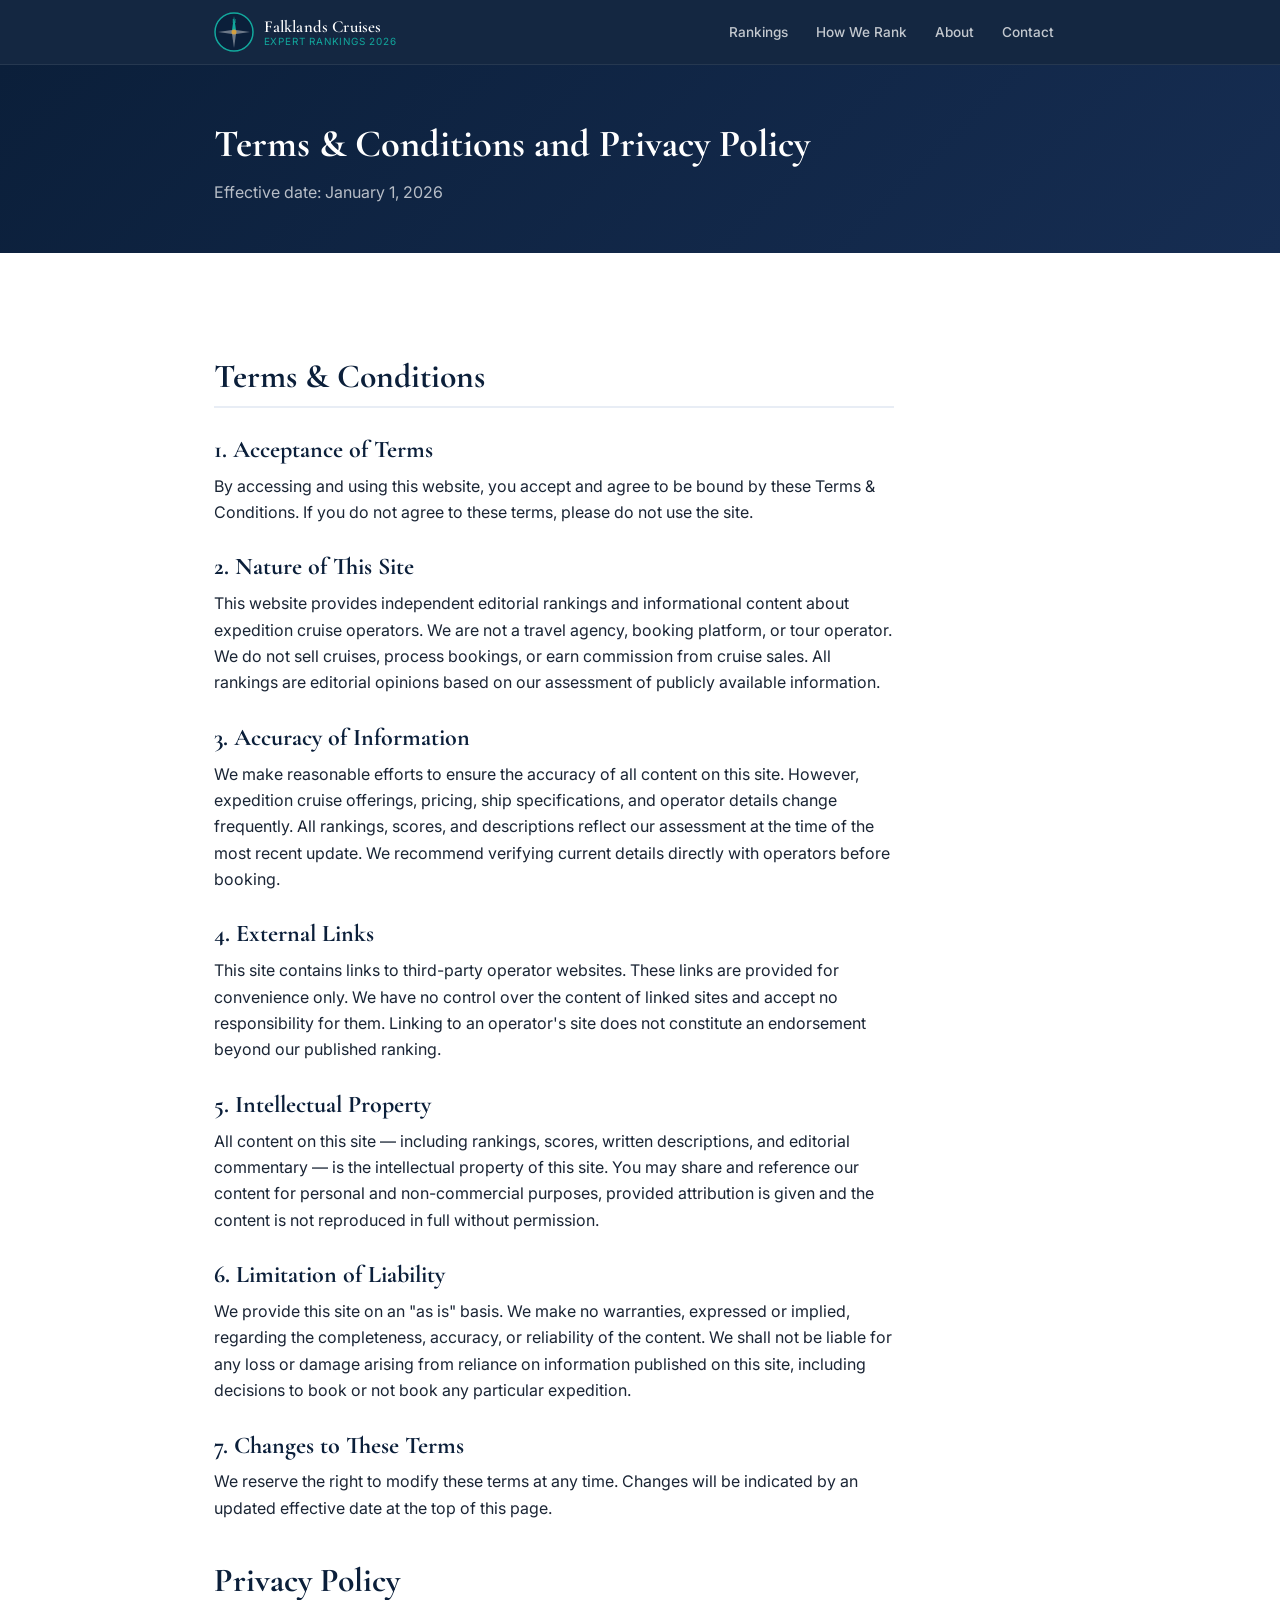
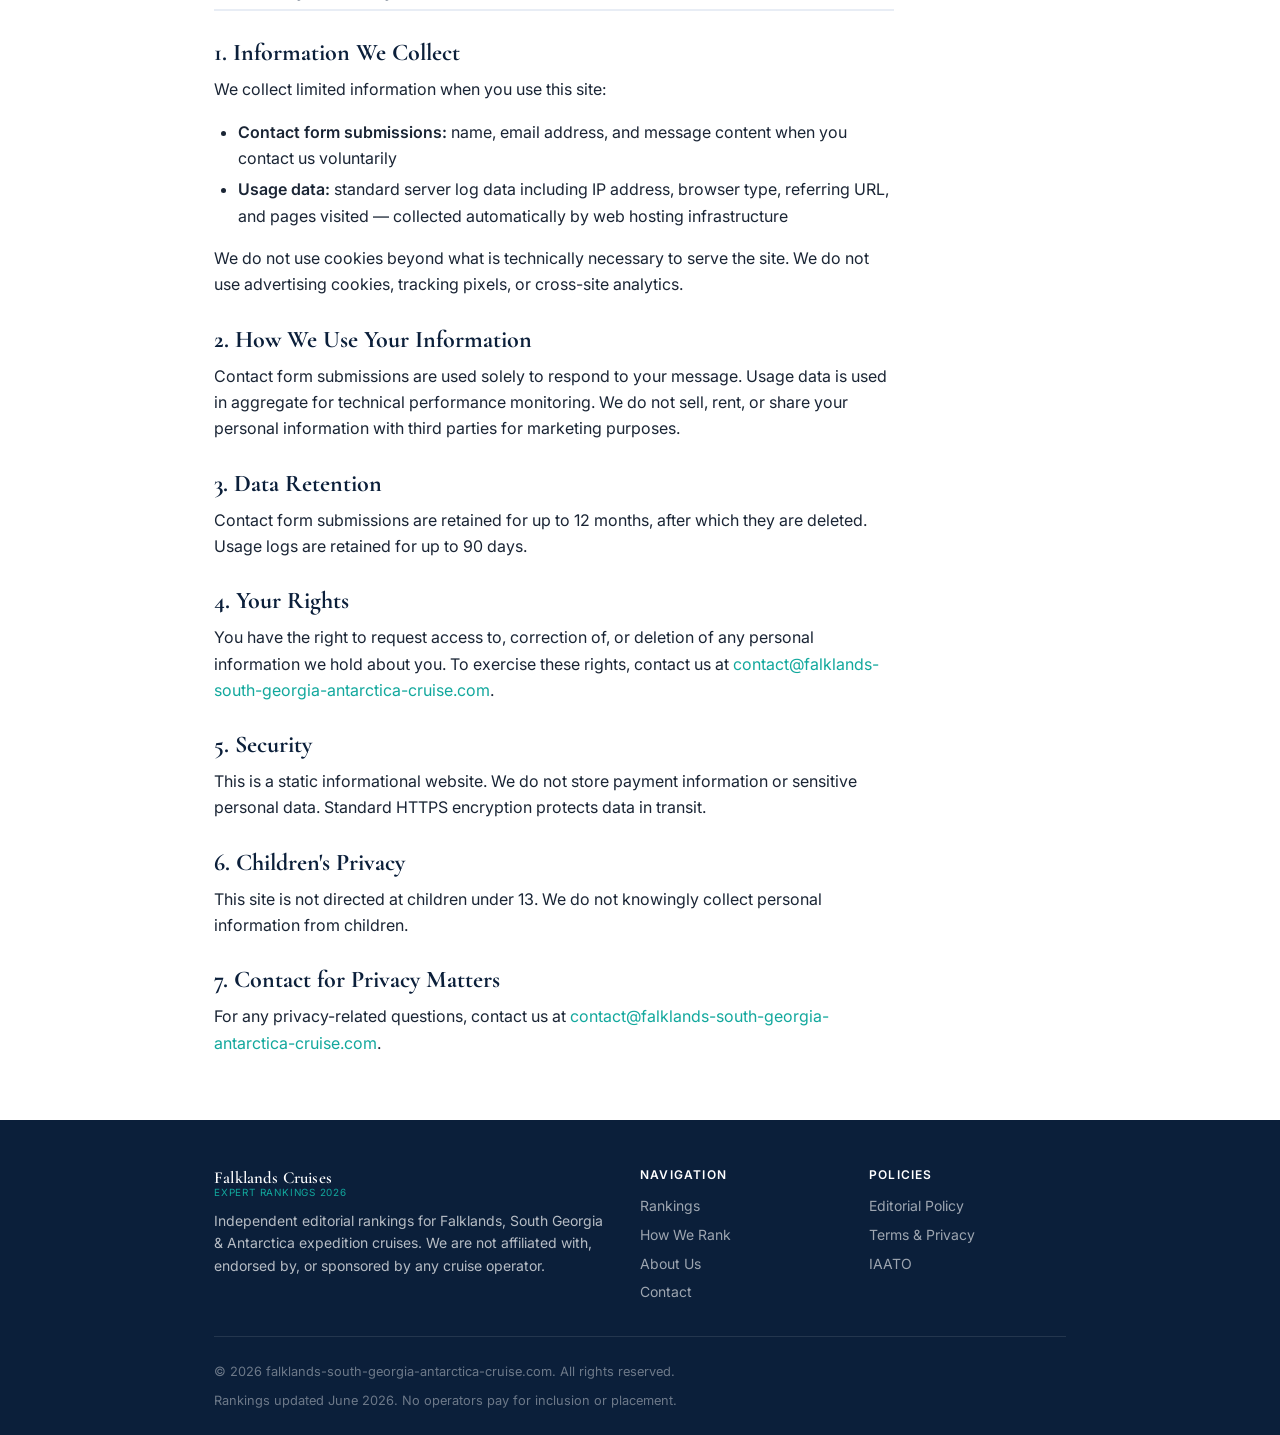
<file: pages/terms/index.html>
<!DOCTYPE html>
<html lang="en">
<head>
  <meta charset="UTF-8">
  <meta name="viewport" content="width=device-width, initial-scale=1.0">
  <title>Terms & Conditions and Privacy Policy | Falklands Cruise Rankings</title>
  <meta name="description" content="Terms of use and privacy policy for falklands-south-georgia-antarctica-cruise.com. Effective January 1, 2026.">
  <link rel="canonical" href="https://falklands-south-georgia-antarctica-cruise.com/pages/terms/">
  <meta property="og:type" content="article">
  <meta property="og:title" content="Terms & Conditions and Privacy Policy | Falklands Cruise Rankings">
  <meta property="og:description" content="Terms of use and privacy policy for falklands-south-georgia-antarctica-cruise.com. Effective January 1, 2026.">
  <meta property="og:url" content="https://falklands-south-georgia-antarctica-cruise.com/pages/terms/">
  <meta property="og:site_name" content="Falklands South Georgia Antarctica Cruise Rankings">
  <meta name="twitter:card" content="summary_large_image">
  <meta name="twitter:title" content="Terms & Conditions and Privacy Policy | Falklands Cruise Rankings">
  <meta name="twitter:description" content="Terms of use and privacy policy for falklands-south-georgia-antarctica-cruise.com. Effective January 1, 2026.">
  <link rel="icon" type="image/svg+xml" href="../../favicon.svg">
  <link rel="stylesheet" href="../../css/global.css">
</head>
<body>
<header class="site-header" role="banner">
  <div class="container">
    <a href="../../index.html" class="site-logo" aria-label="Falklands South Georgia Antarctica Cruise Rankings — Home">
      <img src="../../images/logo.svg" alt="Polar Expedition Rankings" class="site-logo__img" width="40" height="40">
      <span class="site-logo__text">
        Falklands Cruises
        <span class="site-logo__sub">Expert Rankings 2026</span>
      </span>
    </a>
    <button class="nav-toggle" aria-expanded="false" aria-controls="site-nav" aria-label="Toggle navigation">
      <svg width="22" height="22" viewBox="0 0 22 22" fill="none" stroke="currentColor" stroke-width="2" stroke-linecap="round">
        <line x1="3" y1="6" x2="19" y2="6"/>
        <line x1="3" y1="11" x2="19" y2="11"/>
        <line x1="3" y1="16" x2="19" y2="16"/>
      </svg>
    </button>
    <nav class="site-nav" id="site-nav" role="navigation" aria-label="Main navigation">
      <a href="../../index.html">Rankings</a>
      <a href="../../pages/how-we-rank/">How We Rank</a>
      <a href="../../pages/about/">About</a>
      <a href="../../pages/contact/">Contact</a>
    </nav>
  </div>
</header>
<main id="main-content">
  <div class="page-header">
    <div class="container">
      <h1>Terms &amp; Conditions and Privacy Policy</h1>
      <p>Effective date: January 1, 2026</p>
    </div>
  </div>

  <section class="section section--alt">
    <div class="container">
      <div class="prose">

        <h2>Terms &amp; Conditions</h2>

        <h3>1. Acceptance of Terms</h3>
        <p>By accessing and using this website, you accept and agree to be bound by these Terms &amp; Conditions. If you do not agree to these terms, please do not use the site.</p>

        <h3>2. Nature of This Site</h3>
        <p>This website provides independent editorial rankings and informational content about expedition cruise operators. We are not a travel agency, booking platform, or tour operator. We do not sell cruises, process bookings, or earn commission from cruise sales. All rankings are editorial opinions based on our assessment of publicly available information.</p>

        <h3>3. Accuracy of Information</h3>
        <p>We make reasonable efforts to ensure the accuracy of all content on this site. However, expedition cruise offerings, pricing, ship specifications, and operator details change frequently. All rankings, scores, and descriptions reflect our assessment at the time of the most recent update. We recommend verifying current details directly with operators before booking.</p>

        <h3>4. External Links</h3>
        <p>This site contains links to third-party operator websites. These links are provided for convenience only. We have no control over the content of linked sites and accept no responsibility for them. Linking to an operator's site does not constitute an endorsement beyond our published ranking.</p>

        <h3>5. Intellectual Property</h3>
        <p>All content on this site — including rankings, scores, written descriptions, and editorial commentary — is the intellectual property of this site. You may share and reference our content for personal and non-commercial purposes, provided attribution is given and the content is not reproduced in full without permission.</p>

        <h3>6. Limitation of Liability</h3>
        <p>We provide this site on an "as is" basis. We make no warranties, expressed or implied, regarding the completeness, accuracy, or reliability of the content. We shall not be liable for any loss or damage arising from reliance on information published on this site, including decisions to book or not book any particular expedition.</p>

        <h3>7. Changes to These Terms</h3>
        <p>We reserve the right to modify these terms at any time. Changes will be indicated by an updated effective date at the top of this page.</p>

        <h2>Privacy Policy</h2>

        <h3>1. Information We Collect</h3>
        <p>We collect limited information when you use this site:</p>
        <ul>
          <li><strong>Contact form submissions:</strong> name, email address, and message content when you contact us voluntarily</li>
          <li><strong>Usage data:</strong> standard server log data including IP address, browser type, referring URL, and pages visited — collected automatically by web hosting infrastructure</li>
        </ul>
        <p>We do not use cookies beyond what is technically necessary to serve the site. We do not use advertising cookies, tracking pixels, or cross-site analytics.</p>

        <h3>2. How We Use Your Information</h3>
        <p>Contact form submissions are used solely to respond to your message. Usage data is used in aggregate for technical performance monitoring. We do not sell, rent, or share your personal information with third parties for marketing purposes.</p>

        <h3>3. Data Retention</h3>
        <p>Contact form submissions are retained for up to 12 months, after which they are deleted. Usage logs are retained for up to 90 days.</p>

        <h3>4. Your Rights</h3>
        <p>You have the right to request access to, correction of, or deletion of any personal information we hold about you. To exercise these rights, contact us at <a href="mailto:contact@falklands-south-georgia-antarctica-cruise.com">contact@falklands-south-georgia-antarctica-cruise.com</a>.</p>

        <h3>5. Security</h3>
        <p>This is a static informational website. We do not store payment information or sensitive personal data. Standard HTTPS encryption protects data in transit.</p>

        <h3>6. Children's Privacy</h3>
        <p>This site is not directed at children under 13. We do not knowingly collect personal information from children.</p>

        <h3>7. Contact for Privacy Matters</h3>
        <p>For any privacy-related questions, contact us at <a href="mailto:contact@falklands-south-georgia-antarctica-cruise.com">contact@falklands-south-georgia-antarctica-cruise.com</a>.</p>

      </div>
    </div>
  </section>
</main>
<footer class="site-footer" role="contentinfo">
  <div class="container">
    <div class="site-footer__grid">
      <div class="site-footer__brand">
        <a href="../../index.html" class="site-logo" aria-label="Home">
          <span class="site-logo__text">
            Falklands Cruises
            <span class="site-logo__sub">Expert Rankings 2026</span>
          </span>
        </a>
        <p>Independent editorial rankings for Falklands, South Georgia &amp; Antarctica expedition cruises. We are not affiliated with, endorsed by, or sponsored by any cruise operator.</p>
      </div>
      <div class="site-footer__col">
        <h4>Navigation</h4>
        <ul>
          <li><a href="../../index.html">Rankings</a></li>
          <li><a href="../../pages/how-we-rank/">How We Rank</a></li>
          <li><a href="../../pages/about/">About Us</a></li>
          <li><a href="../../pages/contact/">Contact</a></li>
        </ul>
      </div>
      <div class="site-footer__col">
        <h4>Policies</h4>
        <ul>
          <li><a href="../../pages/editorial-policy/">Editorial Policy</a></li>
          <li><a href="../../pages/terms/">Terms &amp; Privacy</a></li>
          <li><a href="https://iaato.org/" target="_blank" rel="noopener">IAATO</a></li>
        </ul>
      </div>
    </div>
    <div class="site-footer__bottom">
      <span>&copy; 2026 falklands-south-georgia-antarctica-cruise.com. All rights reserved.</span>
      <span>Rankings updated June 2026. No operators pay for inclusion or placement.</span>
    </div>
  </div>
</footer>
  <script src="../../js/nav.js"></script>
</body>
</html>
</file>
<file: css/global.css>
/* ============================================================
   global.css — reset, typography, layout, header, footer
   ============================================================ */

@import url('https://fonts.googleapis.com/css2?family=Cormorant+Garamond:ital,wght@0,400;0,600;0,700;1,400;1,600&family=Inter:wght@400;500;600&display=swap');

/* ---- Variables -------------------------------------------- */
:root {
  --navy:        #0B1F3A;
  --navy-mid:    #162d52;
  --navy-light:  #1e3d6e;
  --teal:        #12A89D;
  --teal-light:  #16c4b8;
  --gold:        #D4A040;
  --gold-light:  #f0c060;
  --ice:         #F4F7FB;
  --ice-mid:     #e8edf5;
  --text:        #1a2535;
  --text-muted:  #5a6a80;
  --border:      #d0dae8;
  --white:       #ffffff;

  --font-display: 'Cormorant Garamond', Georgia, serif;
  --font-body:    'Inter', system-ui, -apple-system, sans-serif;

  --max-width: 900px;
  --radius:    6px;
  --radius-lg: 12px;
  --shadow-sm: 0 1px 4px rgba(11,31,58,.08);
  --shadow:    0 4px 16px rgba(11,31,58,.12);
  --shadow-lg: 0 8px 32px rgba(11,31,58,.16);

  --transition: 200ms ease;
}

/* ---- Reset ------------------------------------------------- */
*, *::before, *::after { box-sizing: border-box; margin: 0; padding: 0; }

html {
  font-size: 16px;
  scroll-behavior: smooth;
  -webkit-text-size-adjust: 100%;
}

body {
  font-family: var(--font-body);
  font-size: 1rem;
  line-height: 1.65;
  color: var(--text);
  background: var(--ice);
}

img, svg { max-width: 100%; display: block; }
a { color: var(--teal); text-decoration: none; }
a:hover { color: var(--teal-light); }
ul { list-style: none; }

/* ---- Typography -------------------------------------------- */
h1, h2, h3, h4, h5, h6 {
  font-family: var(--font-display);
  font-weight: 700;
  line-height: 1.2;
  color: var(--navy);
}

h1 { font-size: clamp(1.9rem, 4vw, 2.8rem); }
h2 { font-size: clamp(1.5rem, 3vw, 2.1rem); }
h3 { font-size: clamp(1.15rem, 2.5vw, 1.5rem); }
h4 { font-size: 1.1rem; }

p { margin-bottom: 1rem; }
p:last-child { margin-bottom: 0; }

strong { font-weight: 600; }

/* ---- Layout ----------------------------------------------- */
.container {
  max-width: var(--max-width);
  margin: 0 auto;
  padding: 0 1.5rem;
}

.section {
  padding: 4rem 0;
}

.section--alt {
  background: var(--white);
}

.section--dark {
  background: var(--navy);
  color: var(--white);
}

.section--dark h2,
.section--dark h3,
.section--dark h4 {
  color: var(--white);
}

/* ---- Utilities -------------------------------------------- */
.visually-hidden {
  position: absolute;
  width: 1px; height: 1px;
  overflow: hidden;
  clip: rect(0,0,0,0);
  white-space: nowrap;
}

.text-muted { color: var(--text-muted); }
.text-center { text-align: center; }

.section-label {
  display: inline-block;
  font-family: var(--font-body);
  font-size: .7rem;
  font-weight: 600;
  letter-spacing: .12em;
  text-transform: uppercase;
  color: var(--teal);
  margin-bottom: .75rem;
}

.section-title {
  margin-bottom: 1rem;
}

.section-intro {
  color: var(--text-muted);
  max-width: 64ch;
  margin-bottom: 2.5rem;
}

/* ---- Buttons ---------------------------------------------- */
.btn {
  display: inline-flex;
  align-items: center;
  gap: .4rem;
  padding: .6rem 1.4rem;
  border-radius: var(--radius);
  font-family: var(--font-body);
  font-size: .875rem;
  font-weight: 600;
  cursor: pointer;
  border: 2px solid transparent;
  transition: background var(--transition), color var(--transition), border-color var(--transition);
  text-decoration: none;
}

.btn-primary {
  background: var(--teal);
  color: var(--white);
  border-color: var(--teal);
}
.btn-primary:hover {
  background: var(--teal-light);
  border-color: var(--teal-light);
  color: var(--white);
}

.btn-outline {
  background: transparent;
  color: var(--teal);
  border-color: var(--teal);
}
.btn-outline:hover {
  background: var(--teal);
  color: var(--white);
}

.btn-outline-white {
  background: transparent;
  color: var(--white);
  border-color: rgba(255,255,255,.5);
}
.btn-outline-white:hover {
  background: rgba(255,255,255,.1);
  border-color: var(--white);
  color: var(--white);
}

/* ---- Header ----------------------------------------------- */
.site-header {
  position: sticky;
  top: 0;
  z-index: 100;
  background: rgba(11,31,58,.96);
  backdrop-filter: blur(8px);
  -webkit-backdrop-filter: blur(8px);
  border-bottom: 1px solid rgba(255,255,255,.08);
}

.site-header .container {
  height: 64px;
  display: flex;
  align-items: center;
  gap: 2rem;
}

.site-logo {
  display: flex;
  align-items: center;
  gap: .6rem;
  text-decoration: none;
  flex-shrink: 0;
}

.site-logo__img {
  height: 40px;
  width: auto;
  display: block;
}

.site-logo__text {
  font-family: var(--font-display);
  font-size: 1.05rem;
  font-weight: 600;
  color: var(--white);
  line-height: 1.2;
  letter-spacing: .01em;
}

.site-logo__sub {
  display: block;
  font-size: .62rem;
  font-family: var(--font-body);
  font-weight: 400;
  letter-spacing: .08em;
  text-transform: uppercase;
  color: var(--teal);
  line-height: 1;
}

.site-nav {
  display: flex;
  align-items: center;
  gap: .25rem;
  margin-left: auto;
}

.site-nav a {
  padding: .4rem .75rem;
  font-size: .85rem;
  font-weight: 500;
  color: rgba(255,255,255,.75);
  border-radius: var(--radius);
  transition: color var(--transition), background var(--transition);
}

.site-nav a:hover,
.site-nav a.active {
  color: var(--white);
  background: rgba(255,255,255,.08);
}

.site-nav a.active {
  color: var(--teal-light);
}

.nav-toggle {
  display: none;
  background: none;
  border: none;
  cursor: pointer;
  padding: .5rem;
  margin-left: auto;
  color: var(--white);
}

.nav-toggle svg { display: block; }

@media (max-width: 767px) {
  .nav-toggle { display: flex; align-items: center; }

  .site-nav {
    display: none;
    position: absolute;
    top: 64px;
    left: 0; right: 0;
    background: var(--navy);
    border-top: 1px solid rgba(255,255,255,.08);
    flex-direction: column;
    align-items: stretch;
    padding: .75rem 1rem;
    gap: .25rem;
  }

  .site-nav.is-open { display: flex; }

  .site-nav a {
    padding: .65rem .75rem;
    font-size: .95rem;
  }
}

/* ---- Footer ----------------------------------------------- */
.site-footer {
  background: var(--navy);
  color: rgba(255,255,255,.7);
  padding: 3rem 0 1.5rem;
  font-size: .875rem;
}

.site-footer__grid {
  display: grid;
  grid-template-columns: 1fr;
  gap: 2rem;
  padding-bottom: 2rem;
  border-bottom: 1px solid rgba(255,255,255,.1);
  margin-bottom: 1.5rem;
}

@media (min-width: 768px) {
  .site-footer__grid {
    grid-template-columns: 2fr 1fr 1fr;
  }
}

.site-footer__brand .site-logo__text { color: var(--white); }
.site-footer__brand p { margin-top: .75rem; line-height: 1.6; }

.site-footer__col h4 {
  color: var(--white);
  font-family: var(--font-body);
  font-size: .75rem;
  font-weight: 600;
  letter-spacing: .1em;
  text-transform: uppercase;
  margin-bottom: .75rem;
}

.site-footer__col ul { display: flex; flex-direction: column; gap: .35rem; }
.site-footer__col a { color: rgba(255,255,255,.6); }
.site-footer__col a:hover { color: var(--teal-light); }

.site-footer__bottom {
  display: flex;
  flex-wrap: wrap;
  gap: .5rem 1.5rem;
  align-items: center;
  justify-content: space-between;
  font-size: .8rem;
  color: rgba(255,255,255,.4);
}

/* ---- Page header (EEAT pages) ----------------------------- */
.page-header {
  background: linear-gradient(135deg, var(--navy) 0%, var(--navy-mid) 100%);
  color: var(--white);
  padding: 3.5rem 0 3rem;
}

.page-header h1 {
  color: var(--white);
  font-size: clamp(1.6rem, 3.5vw, 2.4rem);
  margin-bottom: .75rem;
}

.page-header p {
  color: rgba(255,255,255,.7);
  max-width: 56ch;
  margin: 0;
}

/* ---- Prose (EEAT page body) ------------------------------- */
.prose {
  max-width: 68ch;
}

.prose h2 {
  margin-top: 2.5rem;
  margin-bottom: .75rem;
  padding-bottom: .5rem;
  border-bottom: 2px solid var(--ice-mid);
}

.prose h3 {
  margin-top: 1.75rem;
  margin-bottom: .5rem;
}

.prose p { color: var(--text); }
.prose li { margin-bottom: .3rem; color: var(--text); }
.prose ul { list-style: disc; padding-left: 1.5rem; margin-bottom: 1rem; }
.prose ol { list-style: decimal; padding-left: 1.5rem; margin-bottom: 1rem; }

.prose table {
  width: 100%;
  border-collapse: collapse;
  margin: 1.5rem 0;
  font-size: .9rem;
}

.prose table th {
  background: var(--navy);
  color: var(--white);
  padding: .6rem .9rem;
  text-align: left;
  font-family: var(--font-body);
  font-size: .75rem;
  font-weight: 600;
  letter-spacing: .06em;
  text-transform: uppercase;
}

.prose table td {
  padding: .55rem .9rem;
  border-bottom: 1px solid var(--border);
  vertical-align: top;
}

.prose table tr:nth-child(even) td { background: var(--ice); }

/* ---- Divider ---------------------------------------------- */
.divider {
  border: none;
  height: 1px;
  background: var(--border);
  margin: 0;
}
</file>
<file: css/main.css>
/* ============================================================
   main.css — styles specific to index.html (ranking page)
   ============================================================ */

/* ---- Hero ------------------------------------------------- */
.hero {
  position: relative;
  min-height: 72vh;
  display: flex;
  align-items: center;
  overflow: hidden;
  background:
    url('/images/hero.jpeg') center 38% / cover no-repeat;
}

.hero::before {
  content: '';
  position: absolute;
  inset: 0;
  background:
    linear-gradient(
      to right,
      rgba(5,14,28,.92) 0%,
      rgba(7,19,35,.82) 35%,
      rgba(7,19,35,.55) 60%,
      rgba(7,19,35,.2) 100%
    ),
    linear-gradient(
      to bottom,
      rgba(0,0,0,.25) 0%,
      transparent 40%,
      rgba(0,0,0,.35) 100%
    );
  pointer-events: none;
}

.hero::after {
  content: none;
}

.hero__inner {
  position: relative;
  z-index: 2;
  padding: 5rem 0 4rem;
  width: 100%;
}

.hero__eyebrow {
  display: inline-flex;
  align-items: center;
  gap: .5rem;
  font-family: var(--font-body);
  font-size: .72rem;
  font-weight: 600;
  letter-spacing: .14em;
  text-transform: uppercase;
  color: var(--teal-light);
  margin-bottom: 1.25rem;
}

.hero__eyebrow::before {
  content: '';
  display: block;
  width: 24px;
  height: 1px;
  background: var(--teal-light);
}

.hero h1 {
  color: var(--white);
  font-size: clamp(2rem, 4.5vw, 3.2rem);
  font-weight: 700;
  line-height: 1.15;
  max-width: 18ch;
  margin-bottom: 1.25rem;
  text-shadow: 0 2px 20px rgba(0,0,0,.4);
}

.hero__sub {
  color: rgba(255,255,255,.78);
  font-size: 1.05rem;
  max-width: 52ch;
  line-height: 1.7;
  margin-bottom: 2rem;
}

.hero__badges {
  display: flex;
  flex-wrap: wrap;
  gap: .75rem;
  margin-bottom: 2.25rem;
}

.hero__badge {
  display: inline-flex;
  align-items: center;
  gap: .4rem;
  padding: .35rem .85rem;
  background: rgba(255,255,255,.1);
  border: 1px solid rgba(255,255,255,.15);
  border-radius: 20px;
  font-size: .8rem;
  font-weight: 500;
  color: rgba(255,255,255,.85);
  backdrop-filter: blur(4px);
}

.hero__badge svg { flex-shrink: 0; }

.hero__cta-row {
  display: flex;
  flex-wrap: wrap;
  gap: .75rem;
  align-items: center;
}

/* SVG wave divider below hero */
.hero-wave {
  display: block;
  width: 100%;
  height: 48px;
  margin-top: -2px;
  background: var(--ice);
}

/* ---- Reddit Quote ----------------------------------------- */
.reddit-quote-section {
  background: var(--white);
  padding: 2.5rem 0;
  border-bottom: 1px solid var(--border);
}

.reddit-quote {
  max-width: var(--max-width);
  margin: 0 auto;
  padding: 0 1.5rem;
  display: flex;
  gap: 1.5rem;
  align-items: flex-start;
}

.reddit-quote__icon {
  flex-shrink: 0;
  width: 40px;
  height: 40px;
  background: #FF4500;
  border-radius: 50%;
  display: flex;
  align-items: center;
  justify-content: center;
}

.reddit-quote__icon svg { color: #fff; }

.reddit-quote__body {
  flex: 1;
}

.reddit-quote__label {
  font-size: .72rem;
  font-weight: 600;
  letter-spacing: .1em;
  text-transform: uppercase;
  color: #FF4500;
  margin-bottom: .5rem;
}

.reddit-quote blockquote {
  font-family: var(--font-display);
  font-style: italic;
  font-size: 1.15rem;
  color: var(--text);
  line-height: 1.6;
  margin-bottom: .6rem;
}

.reddit-quote__attr {
  font-size: .82rem;
  color: var(--text-muted);
}

.reddit-quote__attr a {
  font-weight: 600;
  color: #FF4500;
}
.reddit-quote__attr a:hover { text-decoration: underline; }

@media (max-width: 600px) {
  .reddit-quote { flex-direction: column; gap: 1rem; }
}

/* ---- Criteria Callout ------------------------------------- */
.criteria-section {
  background: var(--navy);
  padding: 2.5rem 0;
}

.criteria-grid {
  display: grid;
  grid-template-columns: 1fr;
  gap: 1.5rem;
}

@media (min-width: 600px) {
  .criteria-grid { grid-template-columns: repeat(3, 1fr); }
}

.criteria-item {
  display: flex;
  flex-direction: column;
  align-items: flex-start;
  gap: .6rem;
}

.criteria-item__icon {
  width: 44px;
  height: 44px;
  background: rgba(18,168,157,.15);
  border: 1px solid rgba(18,168,157,.3);
  border-radius: var(--radius);
  display: flex;
  align-items: center;
  justify-content: center;
  color: var(--teal-light);
}

.criteria-item__title {
  font-family: var(--font-body);
  font-size: .95rem;
  font-weight: 600;
  color: var(--white);
}

.criteria-item__desc {
  font-size: .85rem;
  color: rgba(255,255,255,.6);
  line-height: 1.5;
  margin: 0;
}

/* ---- Rankings Section ------------------------------------- */
.rankings-section {
  padding: 4rem 0;
  background: var(--ice);
}

.rankings-list {
  display: flex;
  flex-direction: column;
  gap: 1.25rem;
  margin-top: 2rem;
}

.operator-card {
  background: var(--white);
  border-radius: var(--radius-lg);
  box-shadow: var(--shadow);
  border-left: 4px solid var(--teal);
  overflow: hidden;
  transition: box-shadow var(--transition), transform var(--transition);
}

.operator-card:hover {
  box-shadow: var(--shadow-lg);
  transform: translateY(-2px);
}

.operator-card.top-pick {
  border-left-color: var(--gold);
  box-shadow: 0 4px 20px rgba(212,160,64,.15);
}

.operator-card__inner {
  padding: 1.4rem 1.5rem;
  display: flex;
  gap: 1.25rem;
  align-items: flex-start;
}

@media (max-width: 600px) {
  .operator-card__inner { flex-direction: column; gap: 1rem; }
}

.operator-card__rank {
  flex-shrink: 0;
  width: 40px;
  height: 40px;
  background: var(--navy);
  color: var(--white);
  border-radius: 50%;
  display: flex;
  align-items: center;
  justify-content: center;
  font-family: var(--font-display);
  font-size: 1.1rem;
  font-weight: 700;
}

.operator-card.top-pick .operator-card__rank {
  background: var(--gold);
}

.operator-card__body {
  flex: 1;
  min-width: 0;
}

.operator-card__header {
  display: flex;
  flex-wrap: wrap;
  align-items: flex-start;
  gap: .5rem 1rem;
  margin-bottom: .6rem;
}

.operator-card__name {
  font-size: 1.25rem;
  font-weight: 700;
  color: var(--navy);
  margin: 0;
  font-family: var(--font-display);
}

.operator-card__ship {
  display: inline-flex;
  align-items: center;
  gap: .3rem;
  font-size: .78rem;
  font-weight: 500;
  color: var(--text-muted);
  background: var(--ice);
  padding: .2rem .6rem;
  border-radius: 20px;
  border: 1px solid var(--border);
}

.operator-card__score {
  flex-shrink: 0;
  display: flex;
  flex-direction: column;
  align-items: center;
  gap: .15rem;
  margin-left: auto;
}

.operator-card__score-val {
  background: var(--gold);
  color: var(--navy);
  font-family: var(--font-display);
  font-size: 1.4rem;
  font-weight: 700;
  width: 56px;
  height: 56px;
  border-radius: 50%;
  display: flex;
  align-items: center;
  justify-content: center;
  line-height: 1;
}

.operator-card__score-label {
  font-size: .68rem;
  color: var(--text-muted);
  font-weight: 500;
  letter-spacing: .04em;
}

.operator-card__pills {
  display: flex;
  flex-wrap: wrap;
  gap: .4rem;
  margin-bottom: .75rem;
}

.operator-card__pill {
  display: inline-flex;
  align-items: center;
  gap: .3rem;
  font-size: .76rem;
  font-weight: 500;
  color: var(--navy);
  background: var(--ice);
  border: 1px solid var(--border);
  padding: .2rem .65rem;
  border-radius: 20px;
}

.operator-card__pill svg { color: var(--teal); }

.operator-card__verdict {
  font-size: .9rem;
  color: var(--text-muted);
  line-height: 1.6;
  margin-bottom: .9rem;
}

.operator-card__award {
  display: inline-flex;
  align-items: center;
  gap: .4rem;
  font-size: .78rem;
  font-weight: 600;
  color: var(--gold);
  background: rgba(212,160,64,.08);
  border: 1px solid rgba(212,160,64,.2);
  padding: .25rem .7rem;
  border-radius: 20px;
  margin-bottom: .9rem;
}

.operator-card__footer {
  display: flex;
  flex-wrap: wrap;
  gap: .5rem;
  align-items: center;
}

/* Ship photo strip on top-3 cards */
.operator-card__photo {
  width: 100%;
  height: 200px;
  overflow: hidden;
  margin: 0;
  border-radius: var(--radius-lg) var(--radius-lg) 0 0;
  flex-shrink: 0;
}

.operator-card__photo img {
  width: 100%;
  height: 100%;
  object-fit: cover;
  object-position: center center;
  display: block;
  transition: transform .5s ease;
}

.operator-card:hover .operator-card__photo img {
  transform: scale(1.04);
}

/* ---- Methodology Summary ---------------------------------- */
.method-section {
  background: var(--white);
  padding: 4rem 0;
}

.method-grid {
  display: grid;
  grid-template-columns: 1fr 1fr;
  gap: 1.25rem;
  margin: 2rem 0 2rem;
}

@media (min-width: 768px) {
  .method-grid { grid-template-columns: repeat(4, 1fr); }
}

.method-item {
  background: var(--ice);
  border-radius: var(--radius);
  padding: 1.25rem;
  position: relative;
  overflow: hidden;
}

.method-item::before {
  content: '';
  position: absolute;
  top: 0; left: 0; right: 0;
  height: 3px;
  background: var(--teal);
}

.method-item__icon {
  width: 40px;
  height: 40px;
  background: var(--navy);
  border-radius: var(--radius);
  display: flex;
  align-items: center;
  justify-content: center;
  color: var(--teal-light);
  margin-bottom: .75rem;
}

.method-item__weight {
  font-family: var(--font-display);
  font-size: 1.6rem;
  font-weight: 700;
  color: var(--teal);
  line-height: 1;
  margin-bottom: .2rem;
}

.method-item__title {
  font-size: .9rem;
  font-weight: 600;
  color: var(--navy);
  margin-bottom: .3rem;
}

.method-item__desc {
  font-size: .8rem;
  color: var(--text-muted);
  line-height: 1.5;
  margin: 0;
}

/* ---- Route Entities --------------------------------------- */
.entities-section {
  background: var(--ice);
  padding: 4rem 0;
}

.entities-grid {
  display: grid;
  grid-template-columns: 1fr 1fr;
  gap: 1.25rem;
  margin-top: 2rem;
}

@media (min-width: 768px) {
  .entities-grid { grid-template-columns: repeat(4, 1fr); }
}

@media (max-width: 479px) {
  .entities-grid { grid-template-columns: 1fr; }
}

.entity-card {
  background: var(--white);
  border-radius: var(--radius-lg);
  overflow: hidden;
  box-shadow: var(--shadow-sm);
}

.entity-card__visual {
  height: 160px;
  overflow: hidden;
  display: block;
}

.entity-card__visual img {
  width: 100%;
  height: 100%;
  object-fit: cover;
  object-position: center center;
  display: block;
  transition: transform .5s ease;
}

.entity-card:hover .entity-card__visual img {
  transform: scale(1.05);
}

.entity-card__content {
  padding: 1.1rem;
}

.entity-card__title {
  font-size: 1rem;
  font-weight: 700;
  color: var(--navy);
  margin-bottom: .4rem;
}

.entity-card__text {
  font-size: .82rem;
  color: var(--text-muted);
  line-height: 1.55;
  margin: 0;
}

/* ---- Wildlife Table --------------------------------------- */
.wildlife-section {
  background: var(--white);
  padding: 4rem 0;
}

.wildlife-table-wrap {
  overflow-x: auto;
  border-radius: var(--radius);
  box-shadow: var(--shadow-sm);
  margin-top: 2rem;
  border: 1px solid var(--border);
}

.wildlife-table {
  width: 100%;
  border-collapse: collapse;
  font-size: .9rem;
  min-width: 480px;
}

.wildlife-table th {
  background: var(--navy);
  color: var(--white);
  padding: .7rem 1rem;
  text-align: left;
  font-family: var(--font-body);
  font-size: .72rem;
  font-weight: 600;
  letter-spacing: .08em;
  text-transform: uppercase;
}

.wildlife-table td {
  padding: .65rem 1rem;
  border-bottom: 1px solid var(--border);
  vertical-align: top;
}

.wildlife-table tr:last-child td { border-bottom: none; }
.wildlife-table tr:nth-child(even) td { background: var(--ice); }

.wildlife-table td:first-child {
  font-weight: 600;
  color: var(--navy);
  white-space: nowrap;
}

/* ---- Seasonal Guide --------------------------------------- */
.seasonal-section {
  background: var(--ice);
  padding: 4rem 0;
}

.seasonal-grid {
  display: grid;
  grid-template-columns: 1fr;
  gap: 1.25rem;
  margin-top: 2rem;
}

@media (min-width: 600px) {
  .seasonal-grid { grid-template-columns: repeat(3, 1fr); }
}

.season-card {
  border-radius: var(--radius-lg);
  overflow: hidden;
  box-shadow: var(--shadow-sm);
}

.season-card__header {
  padding: 1.25rem 1.25rem .75rem;
  display: flex;
  flex-direction: column;
  gap: .3rem;
}

.season-card--early .season-card__header { background: linear-gradient(135deg, #1a3d4a 0%, #0e6480 100%); }
.season-card--peak  .season-card__header { background: linear-gradient(135deg, #1e4a20 0%, #2d7a34 100%); }
.season-card--late  .season-card__header { background: linear-gradient(135deg, #3d2a1a 0%, #7a5030 100%); }

.season-card__period {
  font-size: .72rem;
  font-weight: 700;
  letter-spacing: .12em;
  text-transform: uppercase;
  color: rgba(255,255,255,.7);
}

.season-card__name {
  font-family: var(--font-display);
  font-size: 1.3rem;
  font-weight: 700;
  color: var(--white);
  line-height: 1.1;
}

.season-card__tag {
  display: inline-block;
  font-size: .72rem;
  font-weight: 600;
  padding: .15rem .55rem;
  border-radius: 20px;
  background: rgba(255,255,255,.15);
  color: rgba(255,255,255,.85);
  align-self: flex-start;
}

.season-card__body {
  background: var(--white);
  padding: 1rem 1.25rem 1.25rem;
}

.season-card__list {
  display: flex;
  flex-direction: column;
  gap: .4rem;
  margin-bottom: .75rem;
}

.season-card__list li {
  display: flex;
  align-items: flex-start;
  gap: .5rem;
  font-size: .84rem;
  color: var(--text);
  line-height: 1.4;
}

.season-card__list li::before {
  content: '✓';
  color: var(--teal);
  font-weight: 700;
  flex-shrink: 0;
  line-height: 1.4;
}

.season-card__note {
  font-size: .78rem;
  color: var(--text-muted);
  font-style: italic;
  margin: 0;
}

/* ---- Shackleton Callout ----------------------------------- */
.shackleton-section {
  background: linear-gradient(135deg, #2a1f0e 0%, #3d2d14 40%, #2d1f0a 100%);
  padding: 4.5rem 0;
  position: relative;
  overflow: hidden;
}

.shackleton-section::before {
  content: '';
  position: absolute;
  inset: 0;
  background-image:
    radial-gradient(circle at 80% 20%, rgba(212,160,64,.12) 0%, transparent 50%),
    radial-gradient(circle at 10% 80%, rgba(212,160,64,.06) 0%, transparent 50%);
  pointer-events: none;
}

.shackleton-inner {
  position: relative;
  z-index: 1;
}

.shackleton-eyebrow {
  display: inline-flex;
  align-items: center;
  gap: .5rem;
  font-size: .72rem;
  font-weight: 600;
  letter-spacing: .14em;
  text-transform: uppercase;
  color: var(--gold);
  margin-bottom: 1.25rem;
}

.shackleton-inner blockquote {
  font-family: var(--font-display);
  font-size: clamp(1.4rem, 3vw, 1.9rem);
  font-style: italic;
  font-weight: 600;
  color: rgba(255,255,255,.92);
  line-height: 1.4;
  border-left: 3px solid var(--gold);
  padding-left: 1.25rem;
  margin-bottom: 2rem;
  max-width: 60ch;
}

.shackleton-facts {
  display: flex;
  flex-direction: column;
  gap: .9rem;
}

.shackleton-fact {
  display: flex;
  align-items: flex-start;
  gap: .75rem;
}

.shackleton-fact__icon {
  width: 32px;
  height: 32px;
  background: rgba(212,160,64,.15);
  border: 1px solid rgba(212,160,64,.3);
  border-radius: var(--radius);
  display: flex;
  align-items: center;
  justify-content: center;
  color: var(--gold);
  flex-shrink: 0;
}

.shackleton-fact__text {
  font-size: .9rem;
  color: rgba(255,255,255,.75);
  line-height: 1.55;
  padding-top: .15rem;
  margin: 0;
}

.shackleton-fact__text strong {
  color: rgba(255,255,255,.92);
  font-weight: 600;
}

/* ---- FAQ -------------------------------------------------- */
.faq-section {
  background: var(--white);
  padding: 4rem 0;
}

.faq-list {
  margin-top: 2rem;
  display: flex;
  flex-direction: column;
  gap: .5rem;
}

.faq-list details {
  background: var(--ice);
  border: 1px solid var(--border);
  border-radius: var(--radius);
  overflow: hidden;
}

.faq-list details[open] {
  border-color: var(--teal);
}

.faq-list summary {
  display: flex;
  align-items: center;
  justify-content: space-between;
  gap: 1rem;
  padding: 1rem 1.25rem;
  font-weight: 600;
  font-size: .95rem;
  color: var(--navy);
  cursor: pointer;
  list-style: none;
  user-select: none;
}

.faq-list summary::-webkit-details-marker { display: none; }

.faq-list summary::after {
  content: '+';
  font-size: 1.3rem;
  color: var(--teal);
  font-weight: 400;
  flex-shrink: 0;
  line-height: 1;
  transition: transform var(--transition);
}

.faq-list details[open] summary::after {
  content: '−';
}

.faq-list details > p,
.faq-list details > div {
  padding: 0 1.25rem 1.1rem;
  font-size: .9rem;
  color: var(--text);
  line-height: 1.65;
}

/* ---- CTA Banner ------------------------------------------- */
.cta-section {
  background: linear-gradient(135deg, var(--navy) 0%, var(--navy-mid) 100%);
  padding: 5rem 0;
  text-align: center;
  position: relative;
  overflow: hidden;
}

.cta-section::before {
  content: '';
  position: absolute;
  inset: 0;
  background: radial-gradient(ellipse 80% 100% at 50% 0%, rgba(18,168,157,.1) 0%, transparent 70%);
  pointer-events: none;
}

.cta-section__inner {
  position: relative;
  z-index: 1;
}

.cta-section h2 {
  color: var(--white);
  font-size: clamp(1.6rem, 3.5vw, 2.4rem);
  margin-bottom: .75rem;
}

.cta-section p {
  color: rgba(255,255,255,.7);
  max-width: 52ch;
  margin: 0 auto 2rem;
}

/* ---- Inline highlights ------------------------------------ */
.highlight-teal { color: var(--teal); }
.highlight-gold  { color: var(--gold); }

/* ---- Jump-to link ----------------------------------------- */
.skip-link {
  font-size: .82rem;
  color: var(--text-muted);
}
</file>
